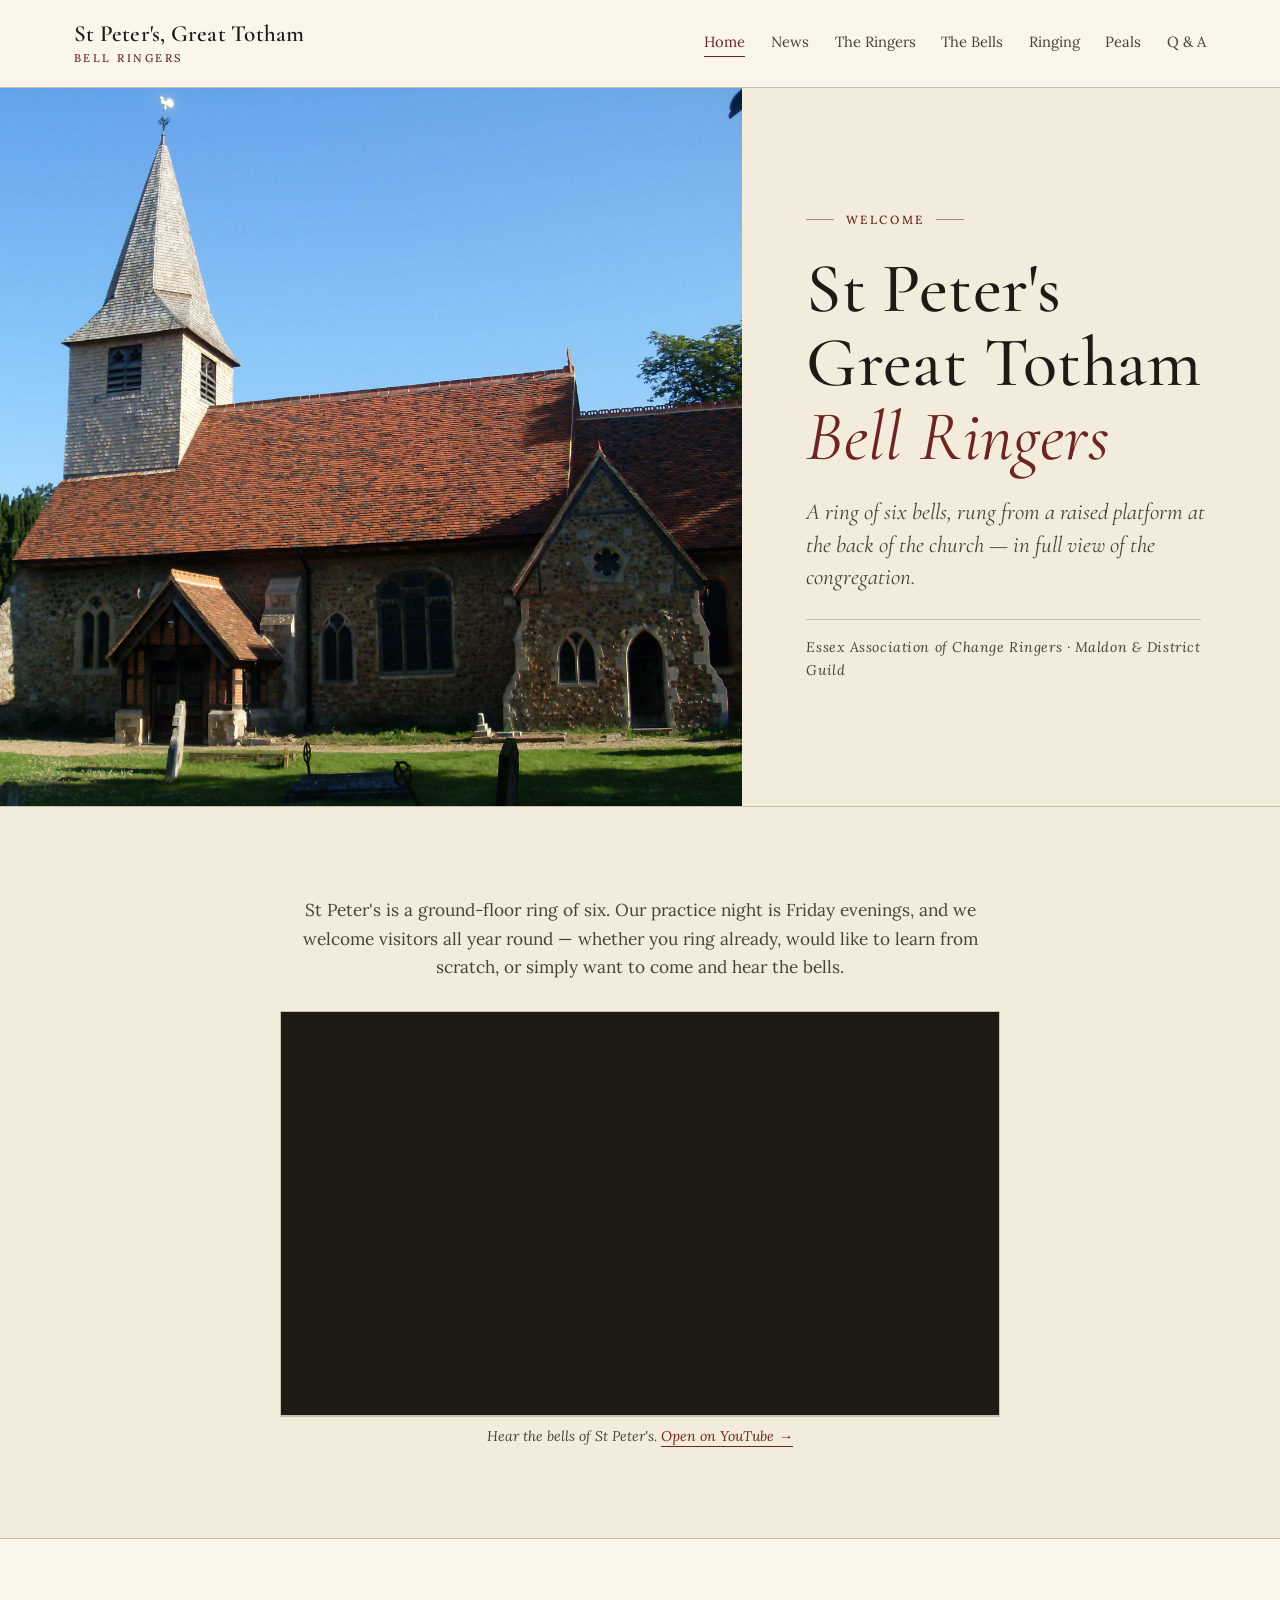
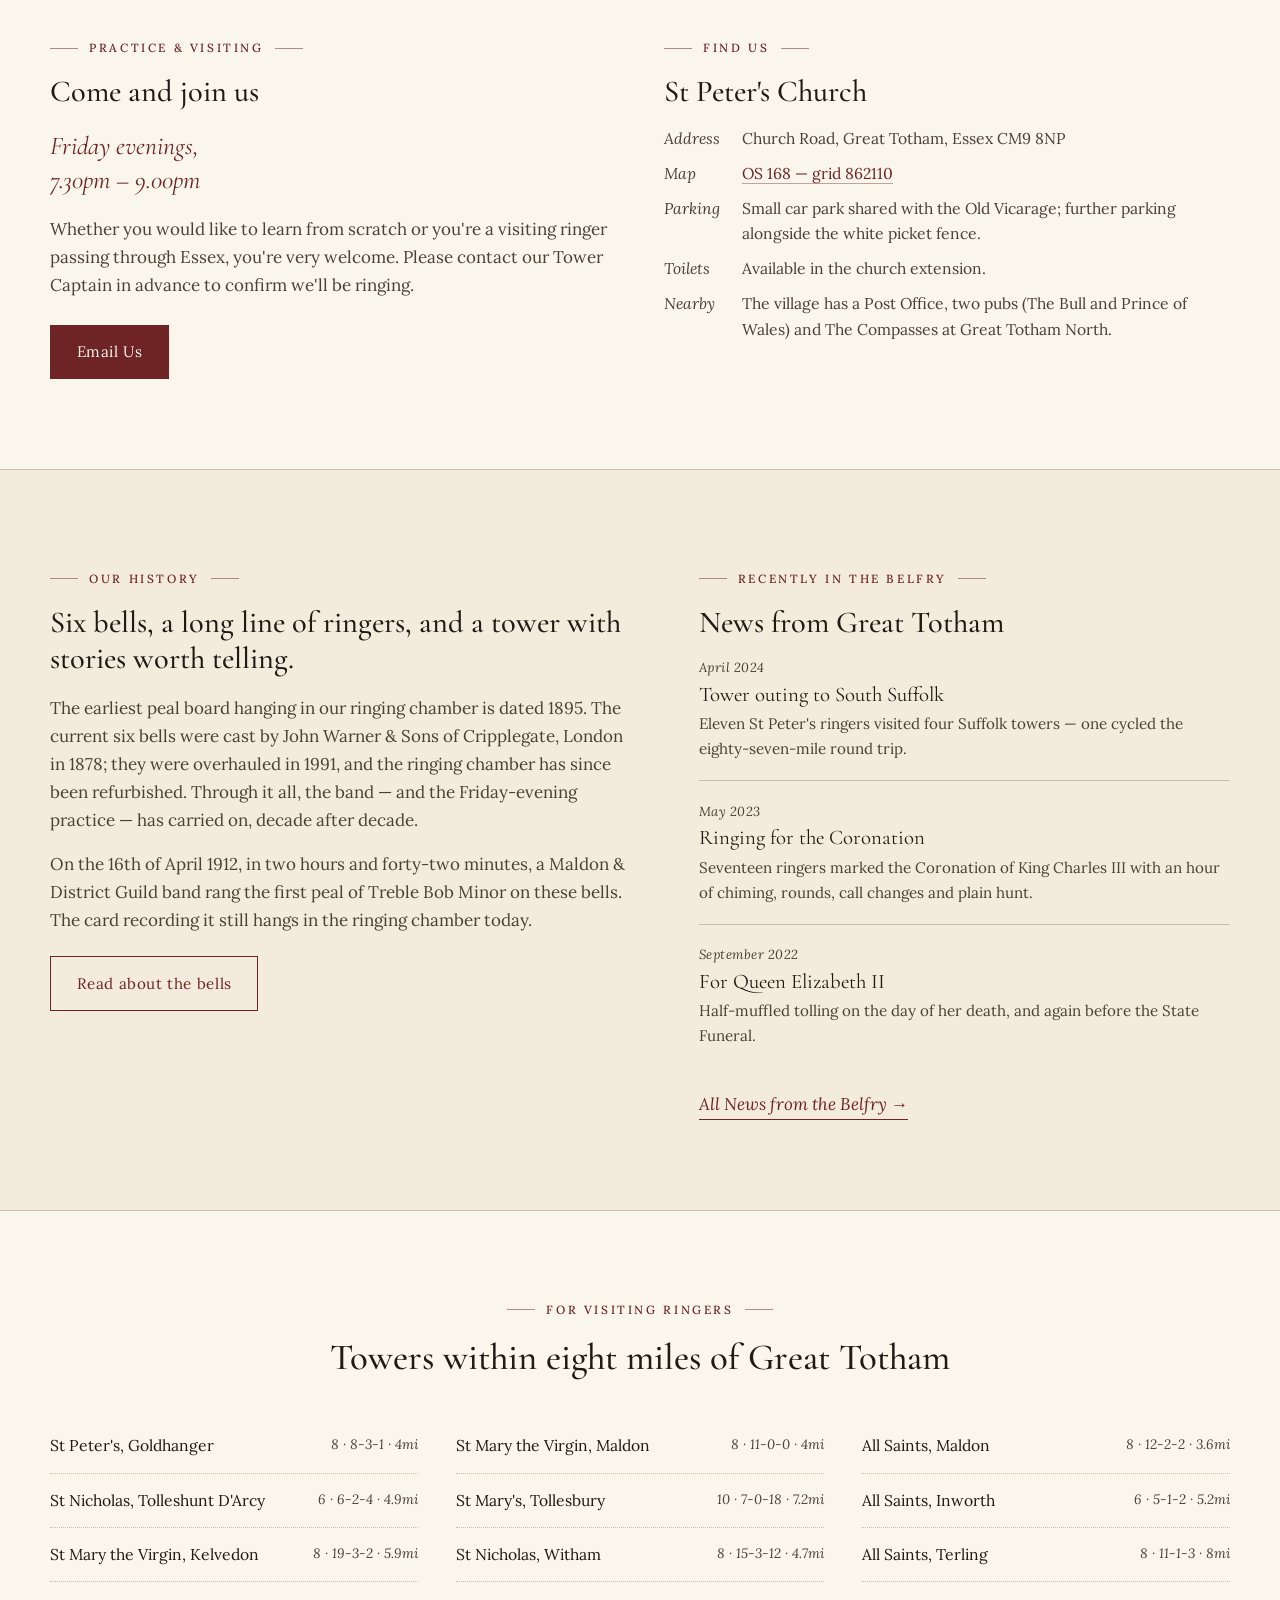
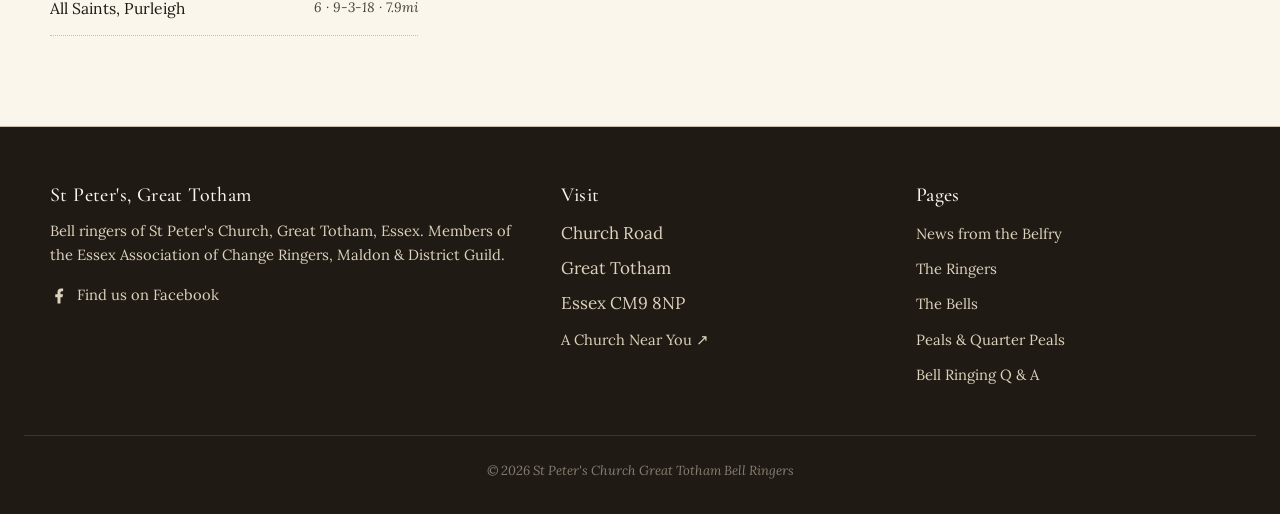
<file: index.html>
<!DOCTYPE html>
<html lang="en">
<head>
<meta charset="UTF-8">
<meta name="viewport" content="width=device-width, initial-scale=1">
<title>St Peter's Great Totham Bell Ringers</title>
<meta name="description" content="The bell ringers of St Peter's Church, Great Totham, Essex. Practice on Friday evenings — visiting ringers and beginners are welcome.">
<link rel="preconnect" href="https://fonts.googleapis.com">
<link rel="preconnect" href="https://fonts.gstatic.com" crossorigin>
<link href="https://fonts.googleapis.com/css2?family=Cormorant+Garamond:ital,wght@0,400;0,500;0,600;0,700;1,400;1,500&family=Lora:ital,wght@0,400;0,500;0,600;1,400&display=swap" rel="stylesheet">
<link rel="stylesheet" href="style.css">
</head>
<body>

<header class="site">
  <div class="nav-wrap">
    <a class="brand" href="index.html">St Peter's, Great Totham<small>Bell Ringers</small></a>
    <nav class="primary" aria-label="Primary">
      <a href="index.html" class="current">Home</a>
      <a href="news.html">News</a>
      <a href="ringers.html">The Ringers</a>
      <a href="bells.html">The Bells</a>
      <a href="ringing.html">Ringing</a>
      <a href="peals.html">Peals</a>
      <a href="qa.html">Q &amp; A</a>
    </nav>
  </div>
</header>

<section class="hero-spread">
  <div class="hero-photo">
    <img src="resources/images/church/StPetersChurch3.jpg"
         alt="St Peter's Church, Great Totham — flint walls, timber porch, shingled spire"
         width="3264" height="2448">
  </div>
  <div class="hero-text">
    <div class="eyebrow">Welcome</div>
    <h1>St Peter's<br>Great Totham<br><em>Bell Ringers</em></h1>
    <p class="lede">A ring of six bells, rung from a raised platform at the back of the church — in full view of the congregation.</p>
    <!-- TODO: confirm with band whether Maldon & District Guild affiliation is current. Documented in 1912 sources only. If not current, drop from this line. -->
    <p class="hero-affiliation">Essex Association of Change Ringers · Maldon &amp; District Guild</p>
  </div>
</section>

<section class="band">
  <div class="narrow welcome">
    <p>St Peter's is a ground-floor ring of six. Our practice night is Friday evenings, and we welcome visitors all year round — whether you ring already, would like to learn from scratch, or simply want to come and hear the bells.</p>
    <figure class="video-embed">
      <iframe src="https://www.youtube-nocookie.com/embed/SVf5hrfDuog" title="The bells of St Peter's, Great Totham" loading="lazy" allow="accelerometer; clipboard-write; encrypted-media; gyroscope; picture-in-picture; web-share" allowfullscreen referrerpolicy="strict-origin-when-cross-origin"></iframe>
    </figure>
    <p class="video-caption">Hear the bells of St Peter's. <a class="inline" href="https://www.youtube.com/watch?v=SVf5hrfDuog" target="_blank" rel="noopener">Open on YouTube →</a></p>
  </div>
</section>

<section class="band alt-band">
  <div class="container visit-grid">
    <div>
      <div class="eyebrow">Practice &amp; Visiting</div>
      <h3>Come and join us</h3>
      <p class="when">Friday evenings,<br>7.30pm – 9.00pm</p>
      <p>Whether you would like to learn from scratch or you're a visiting ringer passing through Essex, you're very welcome. Please contact our Tower Captain in advance to confirm we'll be ringing.</p>
      <div class="cta-row">
        <a class="btn solid" href="qa.html#contact">Email Us</a>
      </div>
    </div>
    <div>
      <div class="eyebrow">Find Us</div>
      <h3>St Peter's Church</h3>
      <dl>
        <dt>Address</dt>
        <dd>Church Road, Great Totham, Essex CM9&nbsp;8NP</dd>
        <dt>Map</dt>
        <dd><a href="https://www.bing.com/maps/?v=2&amp;cp=51.769257~0.690655&amp;lvl=14&amp;q=great+totham" target="_blank" rel="noopener">OS 168 — grid 862110</a></dd>
        <dt>Parking</dt>
        <dd>Small car park shared with the Old Vicarage; further parking alongside the white picket fence.</dd>
        <dt>Toilets</dt>
        <dd>Available in the church extension.</dd>
        <dt>Nearby</dt>
        <dd>The village has a Post Office, two pubs (The Bull and Prince of Wales) and The Compasses at Great Totham North.</dd>
      </dl>
    </div>
  </div>
</section>

<section class="band">
  <div class="container two-up">
    <div>
      <div class="eyebrow">Our History</div>
      <h3>Six bells, a long line of ringers, and a tower with stories worth telling.</h3>
      <p>The earliest peal board hanging in our ringing chamber is dated 1895. The current six bells were cast by John Warner &amp; Sons of Cripplegate, London in 1878; they were overhauled in 1991, and the ringing chamber has since been refurbished. Through it all, the band — and the Friday-evening practice — has carried on, decade after decade.</p>
      <!-- TODO: confirm with band whether Maldon & District Guild affiliation is current. Documented in 1912 sources only. If not current, drop from this line. -->
      <p>On the 16th of April 1912, in two hours and forty-two minutes, a Maldon &amp; District Guild band rang the first peal of Treble Bob Minor on these bells. The card recording it still hangs in the ringing chamber today.</p>
      <p style="margin-top:1.4rem;"><a href="bells.html" class="btn">Read about the bells</a></p>
    </div>
    <div>
      <div class="eyebrow">Recently in the Belfry</div>
      <h3>News from Great Totham</h3>
      <ul class="news-list">
        <li><a href="news.html#tower-outing-2024">
          <div class="news-date">April 2024</div>
          <div class="news-title">Tower outing to South Suffolk</div>
          <div class="news-excerpt">Eleven St Peter's ringers visited four Suffolk towers — one cycled the eighty-seven-mile round trip.</div>
        </a></li>
        <li><a href="news.html#coronation">
          <div class="news-date">May 2023</div>
          <div class="news-title">Ringing for the Coronation</div>
          <div class="news-excerpt">Seventeen ringers marked the Coronation of King Charles III with an hour of chiming, rounds, call changes and plain hunt.</div>
        </a></li>
        <li><a href="news.html#queen">
          <div class="news-date">September 2022</div>
          <div class="news-title">For Queen Elizabeth II</div>
          <div class="news-excerpt">Half-muffled tolling on the day of her death, and again before the State Funeral.</div>
        </a></li>
      </ul>
      <a href="news.html" class="arrow-link">All News from the Belfry →</a>
    </div>
  </div>
</section>

<section class="band alt-band">
  <div class="container">
    <div class="towers-head">
      <div class="eyebrow center">For Visiting Ringers</div>
      <h3>Towers within eight miles of Great Totham</h3>
    </div>
    <div class="towers-grid">
      <div class="tower-row"><span class="name">St Peter's, Goldhanger</span><span class="meta">8 · 8-3-1 · 4mi</span></div>
      <div class="tower-row"><span class="name">St Mary the Virgin, Maldon</span><span class="meta">8 · 11-0-0 · 4mi</span></div>
      <div class="tower-row"><span class="name">All Saints, Maldon</span><span class="meta">8 · 12-2-2 · 3.6mi</span></div>
      <div class="tower-row"><span class="name">St Nicholas, Tolleshunt D'Arcy</span><span class="meta">6 · 6-2-4 · 4.9mi</span></div>
      <div class="tower-row"><span class="name">St Mary's, Tollesbury</span><span class="meta">10 · 7-0-18 · 7.2mi</span></div>
      <div class="tower-row"><span class="name">All Saints, Inworth</span><span class="meta">6 · 5-1-2 · 5.2mi</span></div>
      <div class="tower-row"><span class="name">St Mary the Virgin, Kelvedon</span><span class="meta">8 · 19-3-2 · 5.9mi</span></div>
      <div class="tower-row"><span class="name">St Nicholas, Witham</span><span class="meta">8 · 15-3-12 · 4.7mi</span></div>
      <div class="tower-row"><span class="name">All Saints, Terling</span><span class="meta">8 · 11-1-3 · 8mi</span></div>
      <div class="tower-row"><span class="name">All Saints, Purleigh</span><span class="meta">6 · 9-3-18 · 7.9mi</span></div>
    </div>
  </div>
</section>

<footer class="site" id="contact">
  <div class="container">
    <div>
      <h4>St Peter's, Great Totham</h4>
      <!-- TODO: confirm with band whether Maldon & District Guild affiliation is current. Documented in 1912 sources only. If not current, drop from this line. -->
      <p>Bell ringers of St Peter's Church, Great Totham, Essex. Members of the Essex Association of Change Ringers, Maldon &amp; District Guild.</p>
      <p class="footer-social">
        <a href="https://www.facebook.com/profile.php?id=61588967580161" target="_blank" rel="noopener" aria-label="St Peter's Great Totham Bell Ringers on Facebook">
          <svg viewBox="0 0 24 24" fill="currentColor" aria-hidden="true" focusable="false"><path d="M14 13.5h2.5l1-4H14v-2c0-1.03 0-2 2-2h1.5V2.14c-.326-.043-1.557-.14-2.857-.14C11.928 2 10 3.657 10 6.7v2.8H7v4h3V22h4v-8.5z"/></svg>
          <span>Find us on Facebook</span>
        </a>
      </p>
    </div>
    <div>
      <h4>Visit</h4>
      <ul>
        <li>Church Road</li>
        <li>Great Totham</li>
        <li>Essex CM9 8NP</li>
        <li><a href="https://www.achurchnearyou.com/church/6657/" target="_blank" rel="noopener">A Church Near You ↗</a></li>
      </ul>
    </div>
    <div>
      <h4>Pages</h4>
      <ul>
        <li><a href="news.html">News from the Belfry</a></li>
        <li><a href="ringers.html">The Ringers</a></li>
        <li><a href="bells.html">The Bells</a></li>
        <li><a href="peals.html">Peals &amp; Quarter Peals</a></li>
        <li><a href="qa.html">Bell Ringing Q &amp; A</a></li>
      </ul>
    </div>
  </div>
  <div class="copyright">© 2026 St Peter's Church Great Totham Bell Ringers</div>
</footer>

</body>
</html>
</file>
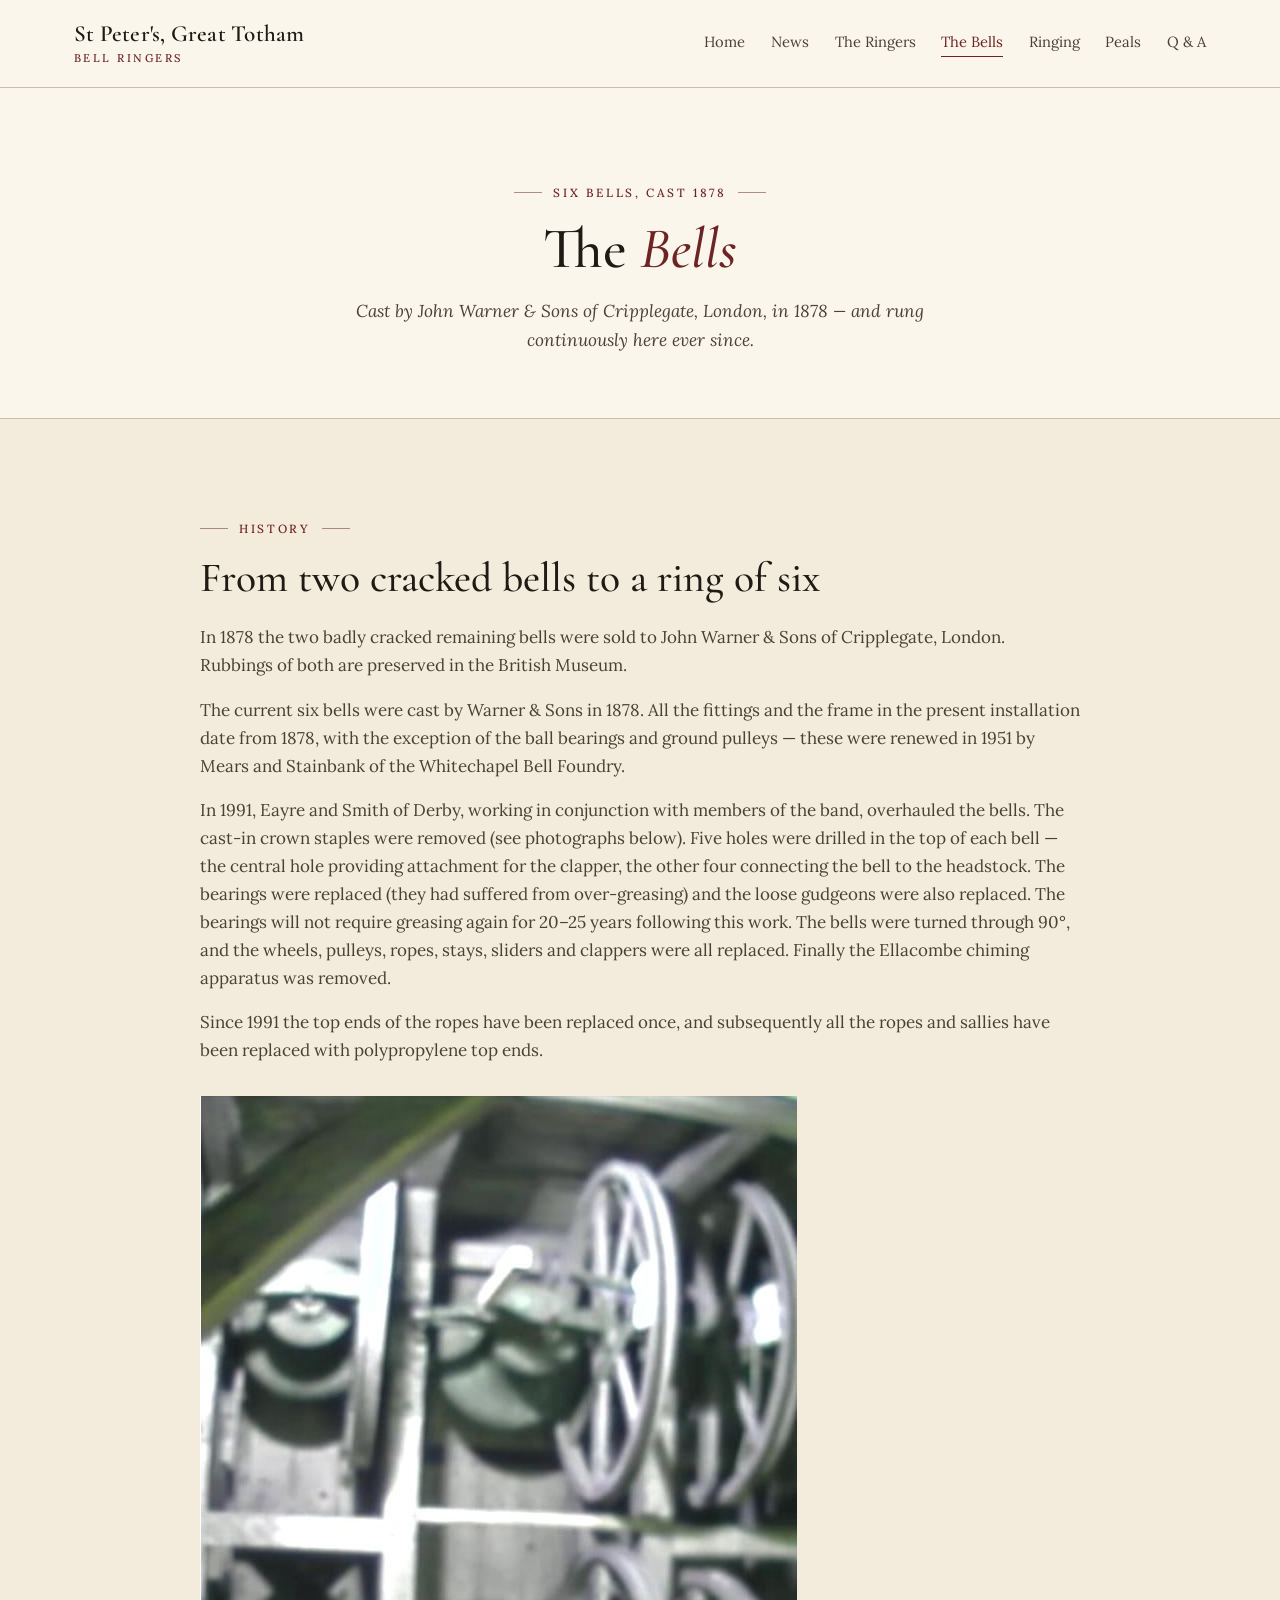
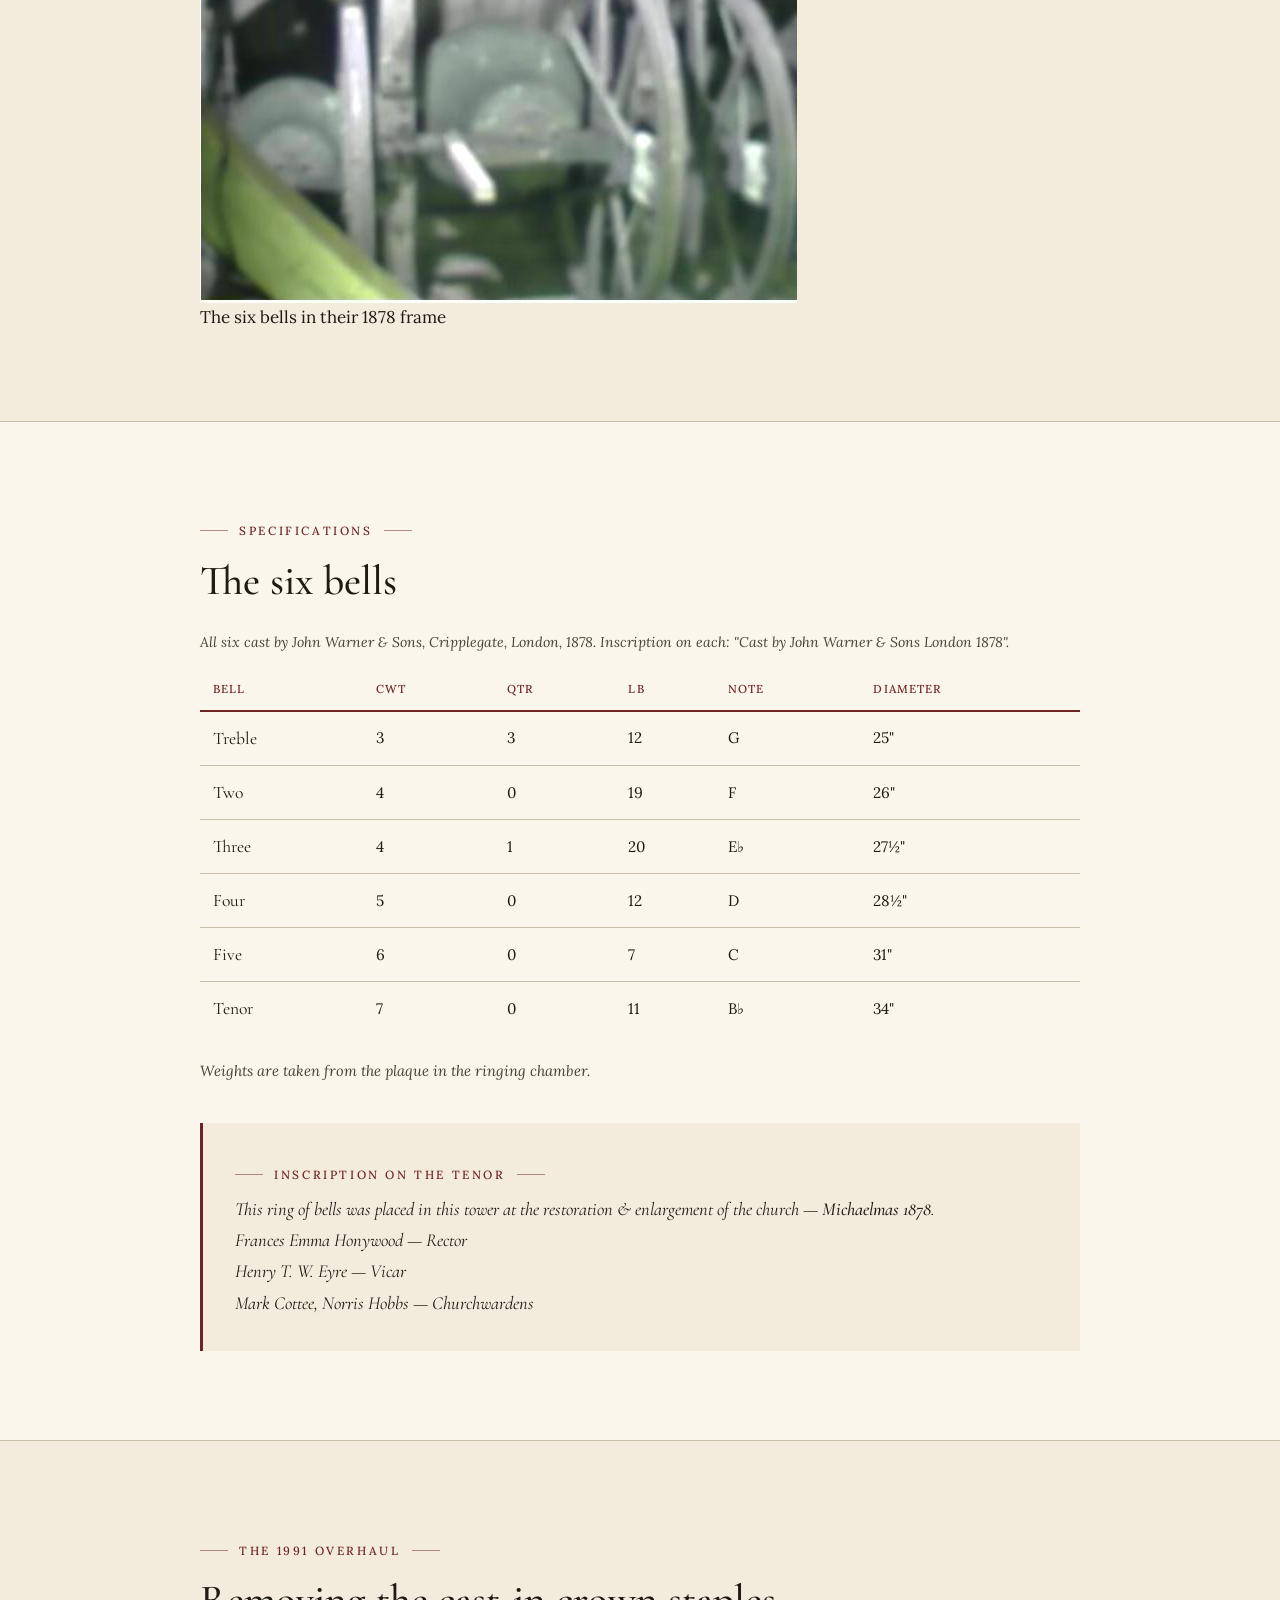
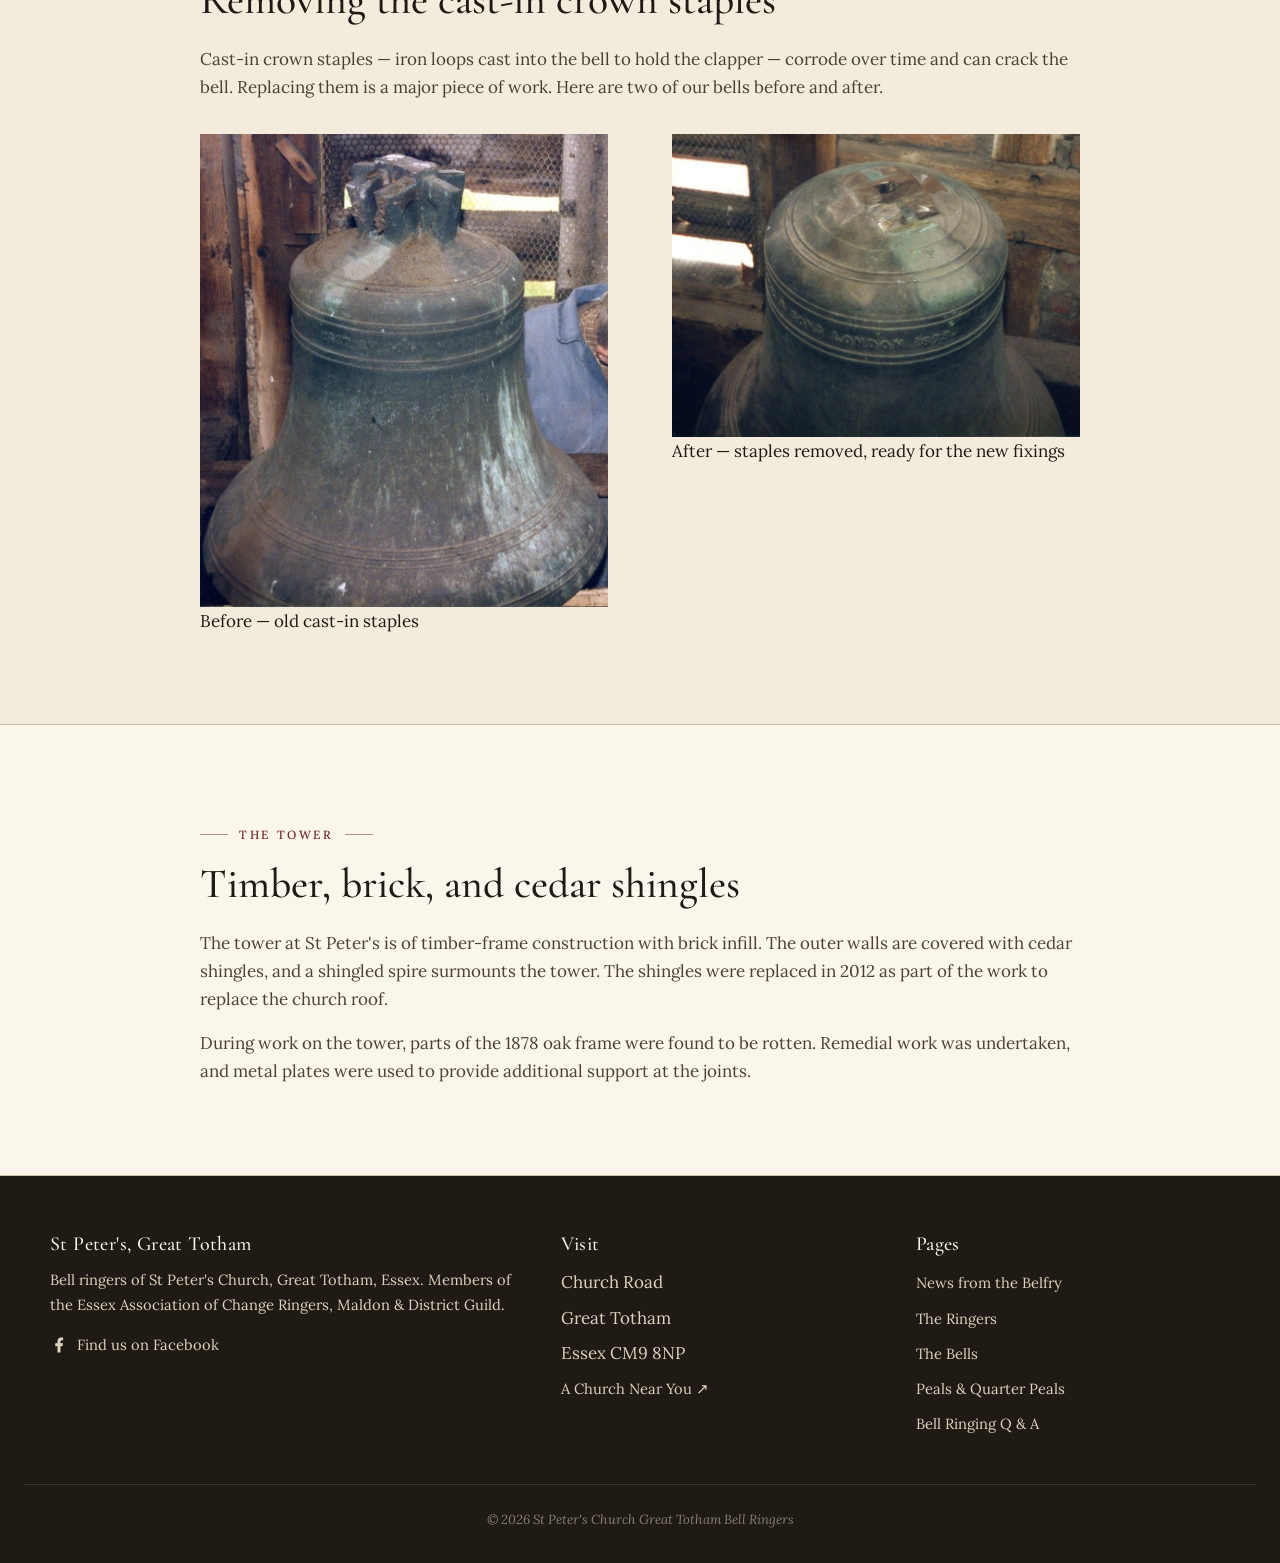
<file: bells.html>
<!DOCTYPE html>
<html lang="en">
<head>
<meta charset="UTF-8">
<meta name="viewport" content="width=device-width, initial-scale=1">
<title>The Bells — St Peter's Great Totham Bell Ringers</title>
<meta name="description" content="The six bells of St Peter's, Great Totham — cast by John Warner &amp; Sons of Cripplegate London in 1878, overhauled in 1991. Specifications, history and photographs.">
<link rel="preconnect" href="https://fonts.googleapis.com">
<link rel="preconnect" href="https://fonts.gstatic.com" crossorigin>
<link href="https://fonts.googleapis.com/css2?family=Cormorant+Garamond:ital,wght@0,400;0,500;0,600;0,700;1,400;1,500&family=Lora:ital,wght@0,400;0,500;0,600;1,400&display=swap" rel="stylesheet">
<link rel="stylesheet" href="style.css">
</head>
<body>

<header class="site">
  <div class="nav-wrap">
    <a class="brand" href="index.html">St Peter's, Great Totham<small>Bell Ringers</small></a>
    <nav class="primary" aria-label="Primary">
      <a href="index.html">Home</a>
      <a href="news.html">News</a>
      <a href="ringers.html">The Ringers</a>
      <a href="bells.html" class="current">The Bells</a>
      <a href="ringing.html">Ringing</a>
      <a href="peals.html">Peals</a>
      <a href="qa.html">Q &amp; A</a>
    </nav>
  </div>
</header>

<section class="page-hero">
  <div class="eyebrow center">Six Bells, Cast 1878</div>
  <h1>The <em>Bells</em></h1>
  <p class="lede">Cast by John Warner &amp; Sons of Cripplegate, London, in 1878 — and rung continuously here ever since.</p>
</section>

<section class="band">
  <div class="medium">
    <div class="eyebrow">History</div>
    <h2>From two cracked bells to a ring of six</h2>

    <p>In 1878 the two badly cracked remaining bells were sold to John Warner &amp; Sons of Cripplegate, London. Rubbings of both are preserved in the British Museum.</p>

    <p>The current six bells were cast by Warner &amp; Sons in 1878. All the fittings and the frame in the present installation date from 1878, with the exception of the ball bearings and ground pulleys — these were renewed in 1951 by Mears and Stainbank of the Whitechapel Bell Foundry.</p>

    <p>In 1991, Eayre and Smith of Derby, working in conjunction with members of the band, overhauled the bells. The cast-in crown staples were removed (see photographs below). Five holes were drilled in the top of each bell — the central hole providing attachment for the clapper, the other four connecting the bell to the headstock. The bearings were replaced (they had suffered from over-greasing) and the loose gudgeons were also replaced. The bearings will not require greasing again for 20–25 years following this work. The bells were turned through 90°, and the wheels, pulleys, ropes, stays, sliders and clappers were all replaced. Finally the Ellacombe chiming apparatus was removed.</p>

    <p>Since 1991 the top ends of the ropes have been replaced once, and subsequently all the ropes and sallies have been replaced with polypropylene top ends.</p>

    <figure style="margin-top:2rem;">
      <img src="resources/images/church/Picture_of_Great_Totham_Bells.jpg" alt="The six bells of St Peter's, Great Totham">
      <figcaption>The six bells in their 1878 frame</figcaption>
    </figure>
  </div>
</section>

<section class="band alt-band">
  <div class="medium">
    <div class="eyebrow">Specifications</div>
    <h2>The six bells</h2>

    <table class="bell-table">
      <caption>All six cast by John Warner &amp; Sons, Cripplegate, London, 1878. Inscription on each: "Cast by John Warner &amp; Sons London 1878".</caption>
      <thead>
        <tr>
          <th>Bell</th>
          <th>Cwt</th>
          <th>Qtr</th>
          <th>lb</th>
          <th>Note</th>
          <th>Diameter</th>
        </tr>
      </thead>
      <tbody>
        <tr><td class="bell-name">Treble</td><td>3</td><td>3</td><td>12</td><td>G</td><td>25"</td></tr>
        <tr><td class="bell-name">Two</td><td>4</td><td>0</td><td>19</td><td>F</td><td>26"</td></tr>
        <tr><td class="bell-name">Three</td><td>4</td><td>1</td><td>20</td><td>E♭</td><td>27½"</td></tr>
        <tr><td class="bell-name">Four</td><td>5</td><td>0</td><td>12</td><td>D</td><td>28½"</td></tr>
        <tr><td class="bell-name">Five</td><td>6</td><td>0</td><td>7</td><td>C</td><td>31"</td></tr>
        <tr><td class="bell-name">Tenor</td><td>7</td><td>0</td><td>11</td><td>B♭</td><td>34"</td></tr>
      </tbody>
    </table>

    <p style="font-style:italic; font-size:0.92rem;">Weights are taken from the plaque in the ringing chamber.</p>

    <div style="margin-top:2.5rem; padding:2rem; background: var(--cream); border-left: 3px solid var(--burgundy);">
      <div class="eyebrow" style="margin-bottom:0.6rem;">Inscription on the Tenor</div>
      <p style="font-family: 'Cormorant Garamond', serif; font-size: 1.15rem; font-style: italic; color: var(--ink); line-height:1.7;">
        This ring of bells was placed in this tower at the restoration &amp; enlargement of the church &mdash; <strong>Michaelmas 1878</strong>.<br>
        Frances Emma Honywood &mdash; Rector<br>
        Henry T. W. Eyre &mdash; Vicar<br>
        Mark Cottee, Norris Hobbs &mdash; Churchwardens
      </p>
    </div>
  </div>
</section>

<section class="band">
  <div class="medium">
    <div class="eyebrow">The 1991 Overhaul</div>
    <h2>Removing the cast-in crown staples</h2>
    <p>Cast-in crown staples — iron loops cast into the bell to hold the clapper — corrode over time and can crack the bell. Replacing them is a major piece of work. Here are two of our bells before and after.</p>

    <div class="two-up equal" style="margin-top:2rem;">
      <figure>
        <img src="resources/images/church/bell_showing_old_castin_staples.jpg" alt="Bell at St Peter's showing old cast-in staples before removal">
        <figcaption>Before — old cast-in staples</figcaption>
      </figure>
      <figure>
        <img src="resources/images/church/bell_after_old_castin_staples_removed.jpg" alt="Bell after the old cast-in staples were removed in 1991">
        <figcaption>After — staples removed, ready for the new fixings</figcaption>
      </figure>
    </div>
  </div>
</section>

<section class="band alt-band">
  <div class="medium">
    <div class="eyebrow">The Tower</div>
    <h2>Timber, brick, and cedar shingles</h2>
    <p>The tower at St Peter's is of timber-frame construction with brick infill. The outer walls are covered with cedar shingles, and a shingled spire surmounts the tower. The shingles were replaced in 2012 as part of the work to replace the church roof.</p>
    <p>During work on the tower, parts of the 1878 oak frame were found to be rotten. Remedial work was undertaken, and metal plates were used to provide additional support at the joints.</p>
  </div>
</section>

<footer class="site">
  <div class="container">
    <div>
      <h4>St Peter's, Great Totham</h4>
      <!-- TODO: confirm with band whether Maldon & District Guild affiliation is current. Documented in 1912 sources only. If not current, drop from this line. -->
      <p>Bell ringers of St Peter's Church, Great Totham, Essex. Members of the Essex Association of Change Ringers, Maldon &amp; District Guild.</p>
      <p class="footer-social">
        <a href="https://www.facebook.com/profile.php?id=61588967580161" target="_blank" rel="noopener" aria-label="St Peter's Great Totham Bell Ringers on Facebook">
          <svg viewBox="0 0 24 24" fill="currentColor" aria-hidden="true" focusable="false"><path d="M14 13.5h2.5l1-4H14v-2c0-1.03 0-2 2-2h1.5V2.14c-.326-.043-1.557-.14-2.857-.14C11.928 2 10 3.657 10 6.7v2.8H7v4h3V22h4v-8.5z"/></svg>
          <span>Find us on Facebook</span>
        </a>
      </p>
    </div>
    <div>
      <h4>Visit</h4>
      <ul>
        <li>Church Road</li>
        <li>Great Totham</li>
        <li>Essex CM9 8NP</li>
        <li><a href="https://www.achurchnearyou.com/church/6657/" target="_blank" rel="noopener">A Church Near You ↗</a></li>
      </ul>
    </div>
    <div>
      <h4>Pages</h4>
      <ul>
        <li><a href="news.html">News from the Belfry</a></li>
        <li><a href="ringers.html">The Ringers</a></li>
        <li><a href="bells.html">The Bells</a></li>
        <li><a href="peals.html">Peals &amp; Quarter Peals</a></li>
        <li><a href="qa.html">Bell Ringing Q &amp; A</a></li>
      </ul>
    </div>
  </div>
  <div class="copyright">© 2026 St Peter's Church Great Totham Bell Ringers</div>
</footer>

</body>
</html>
</file>
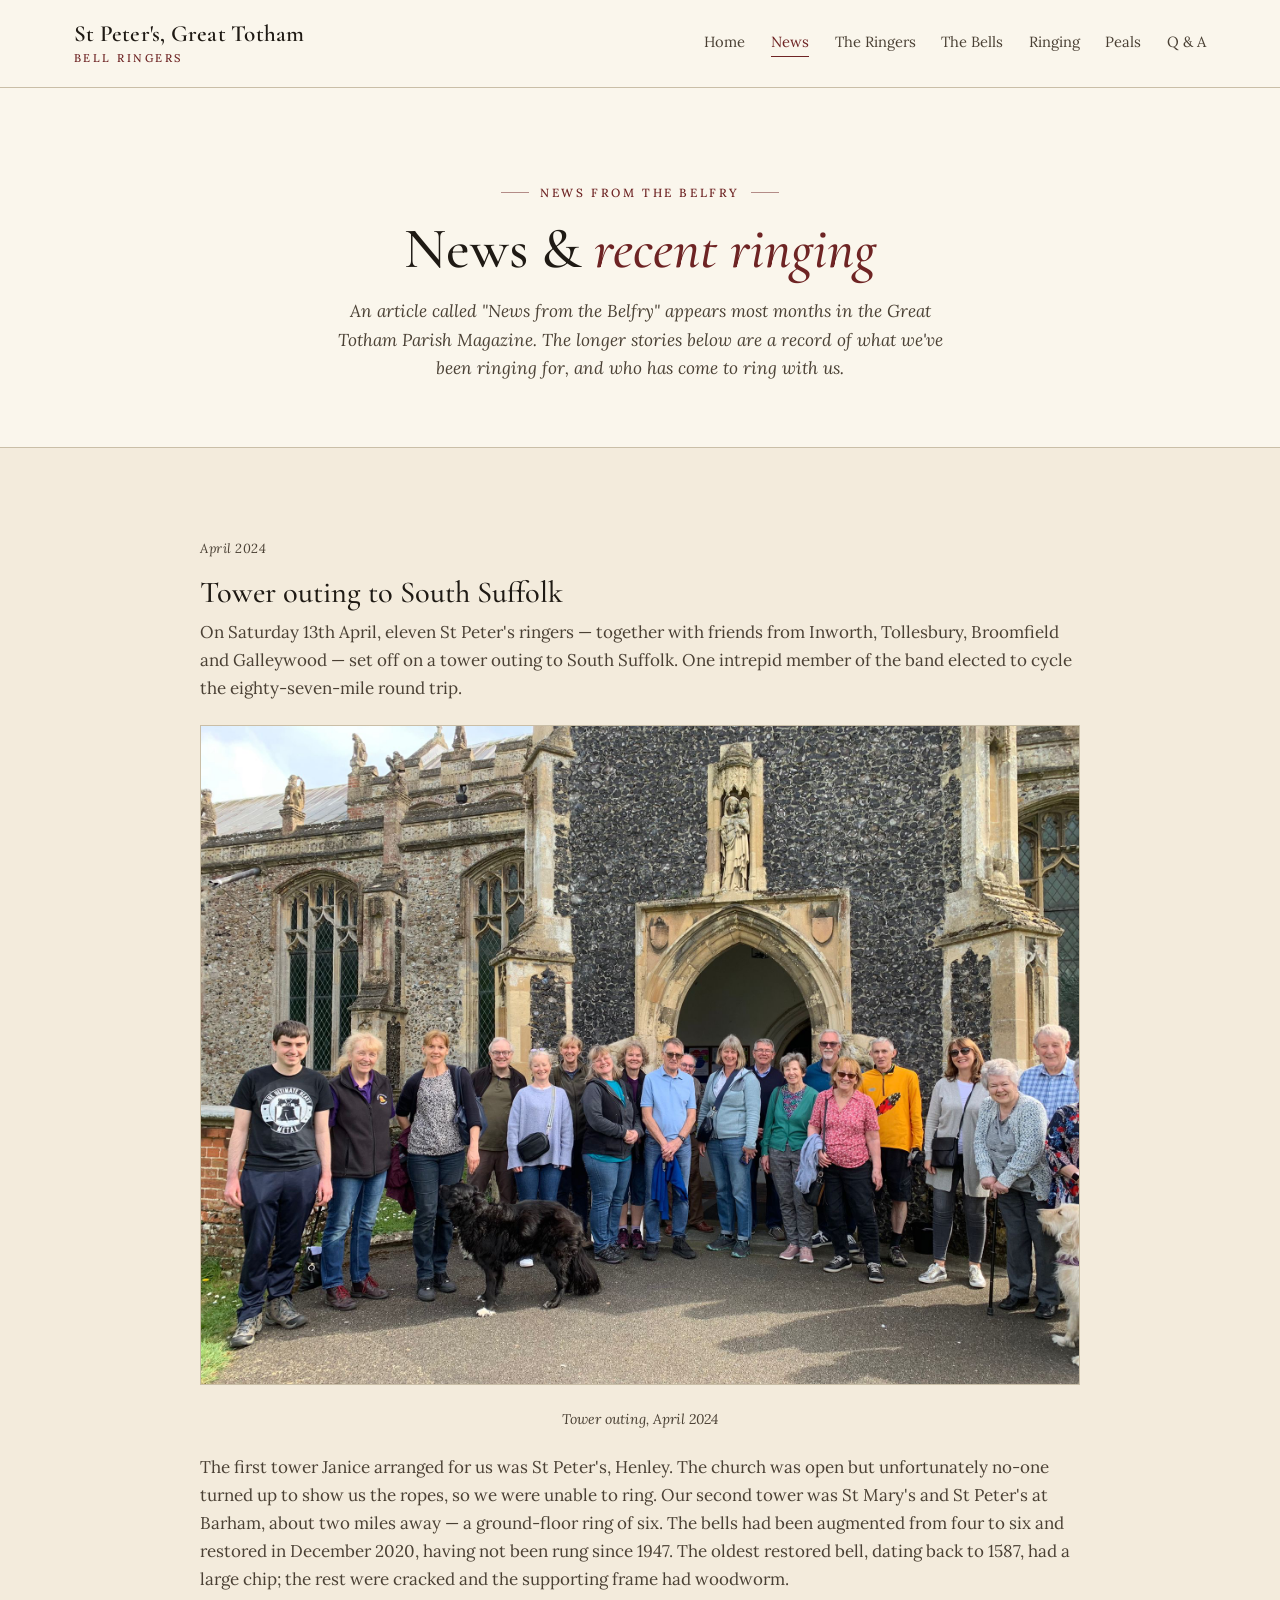
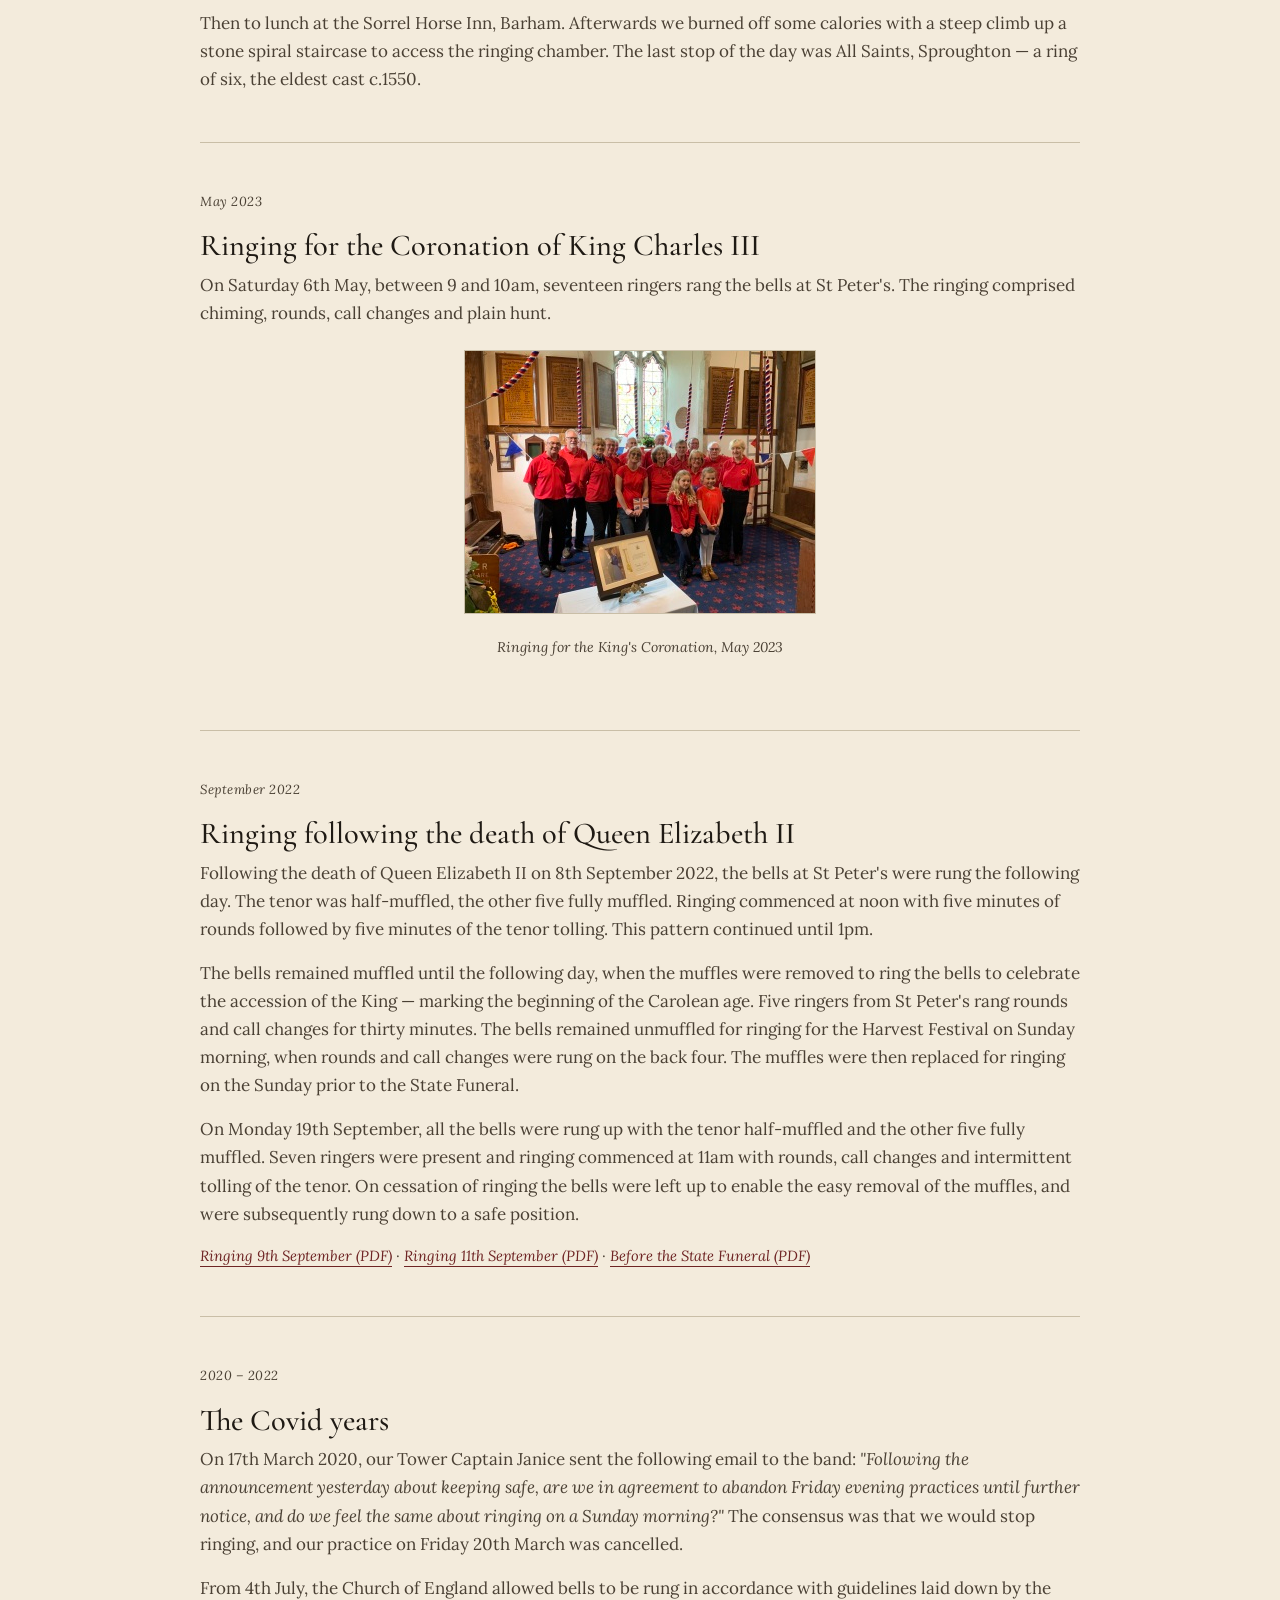
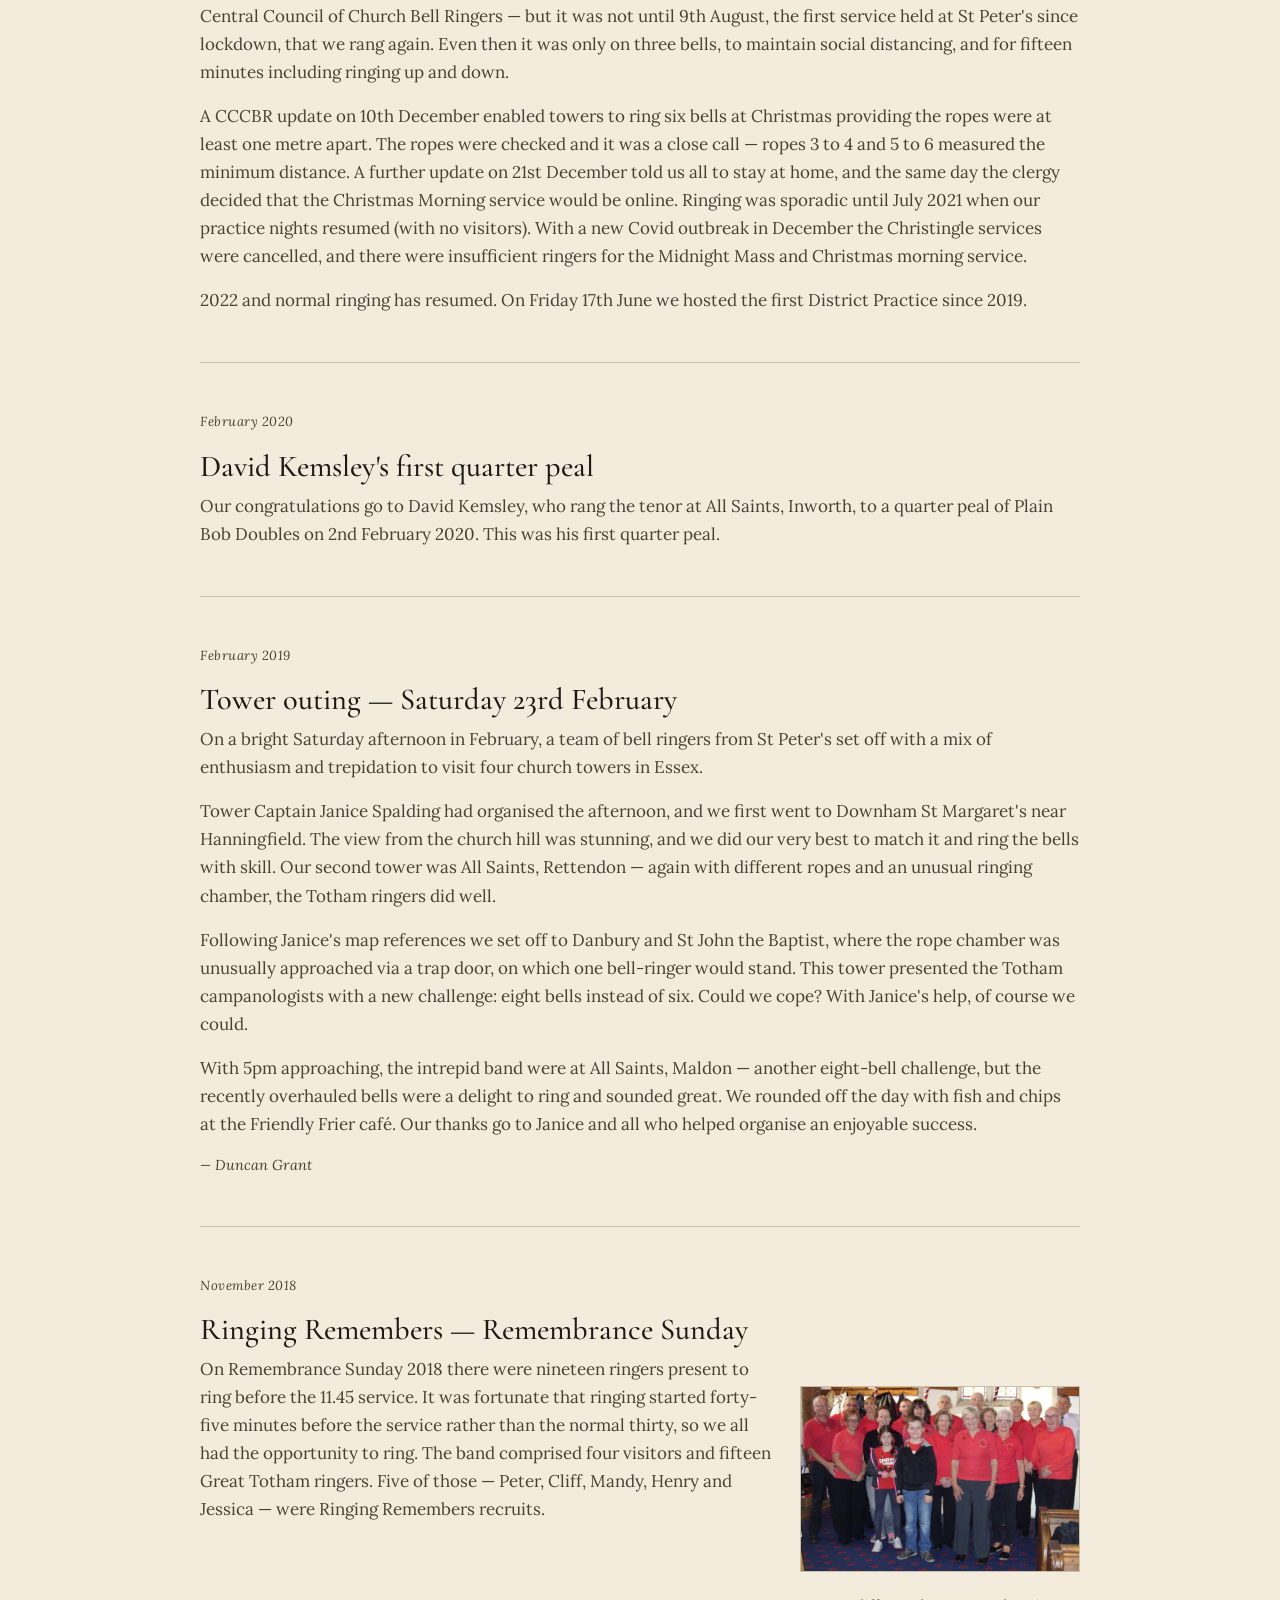
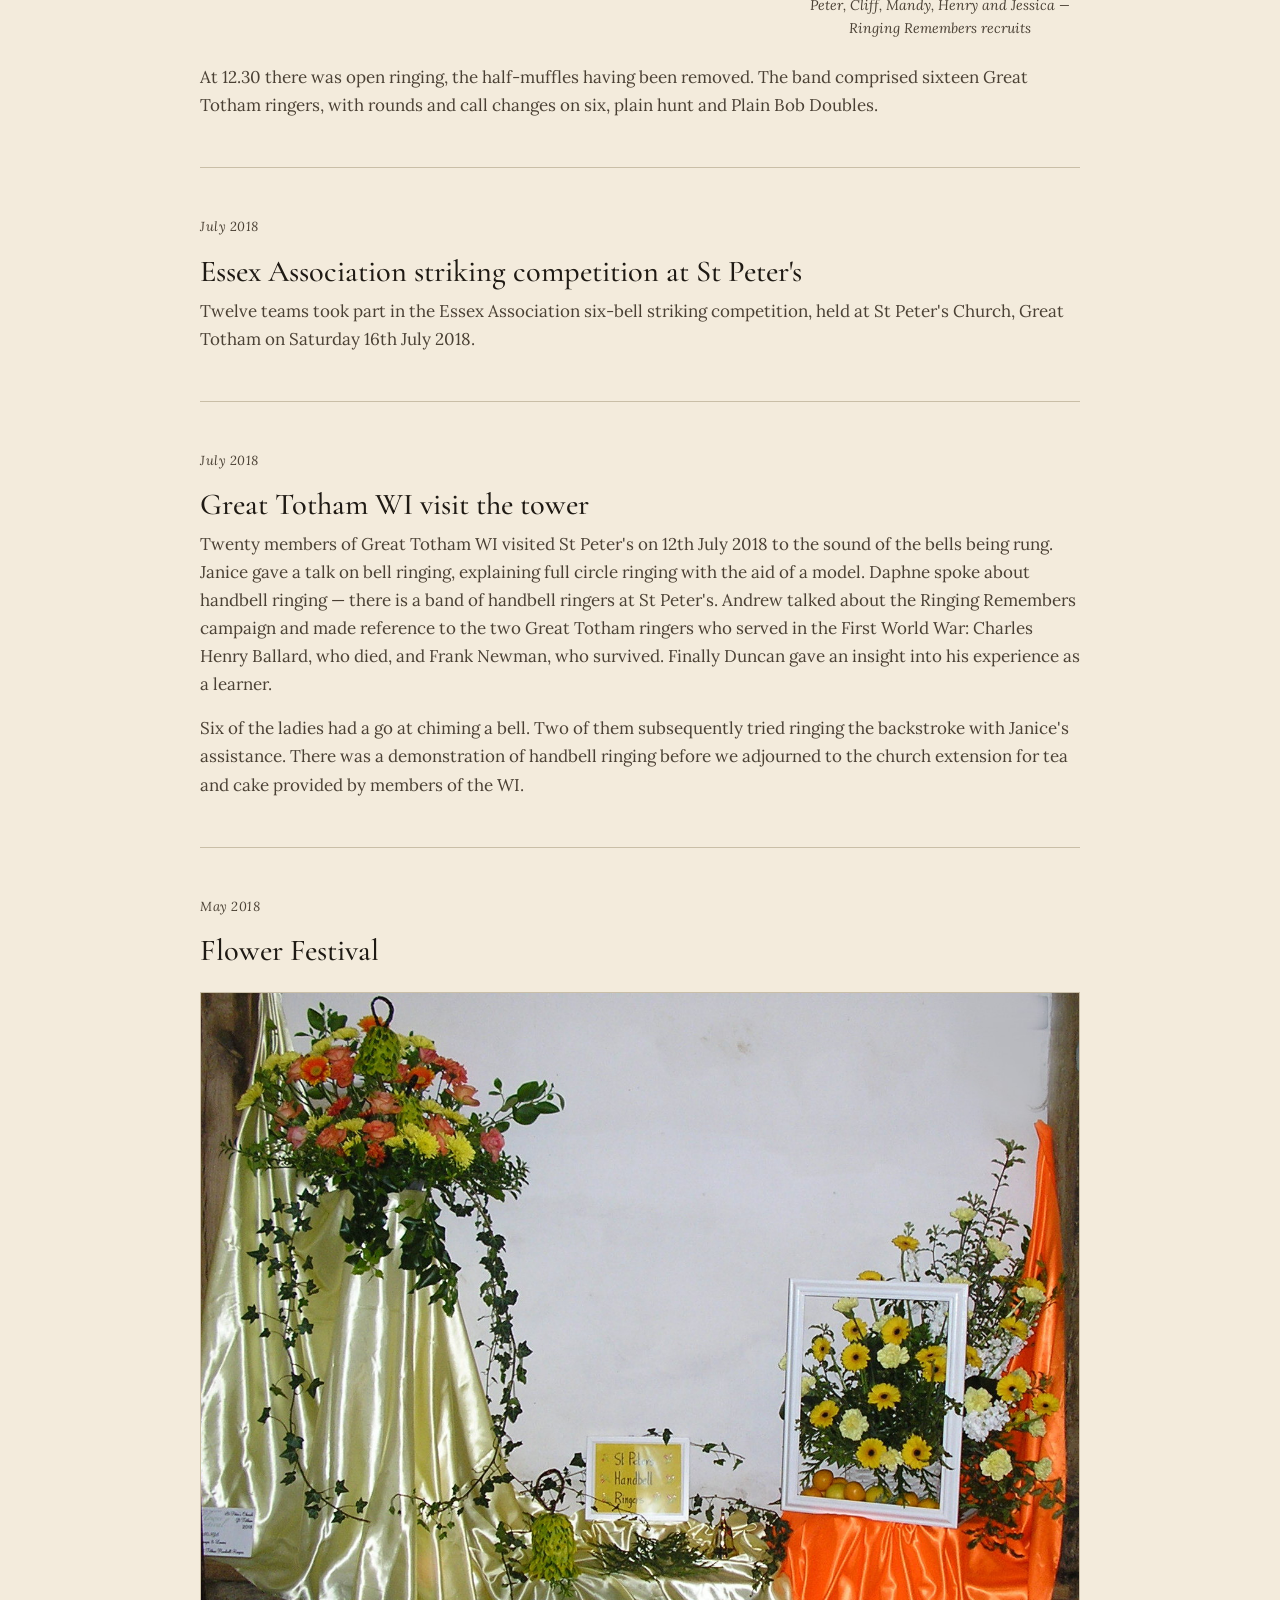
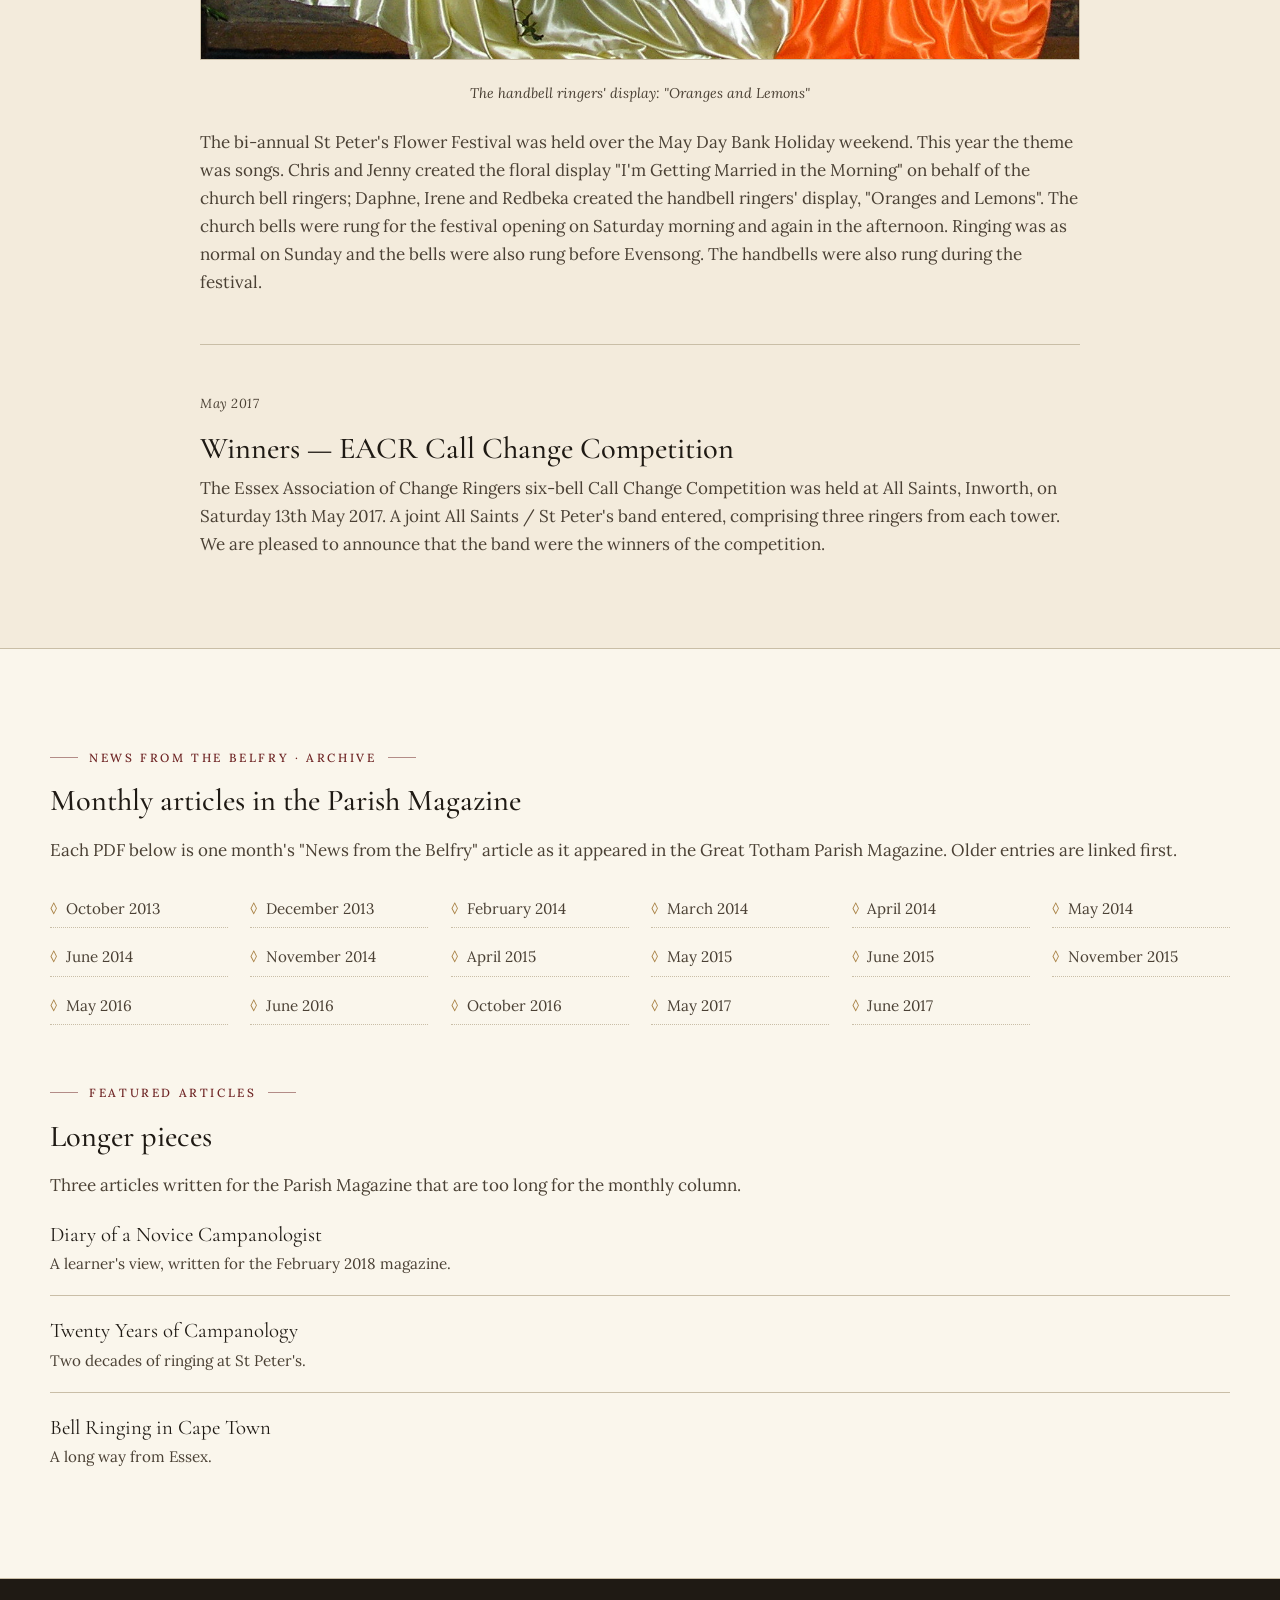
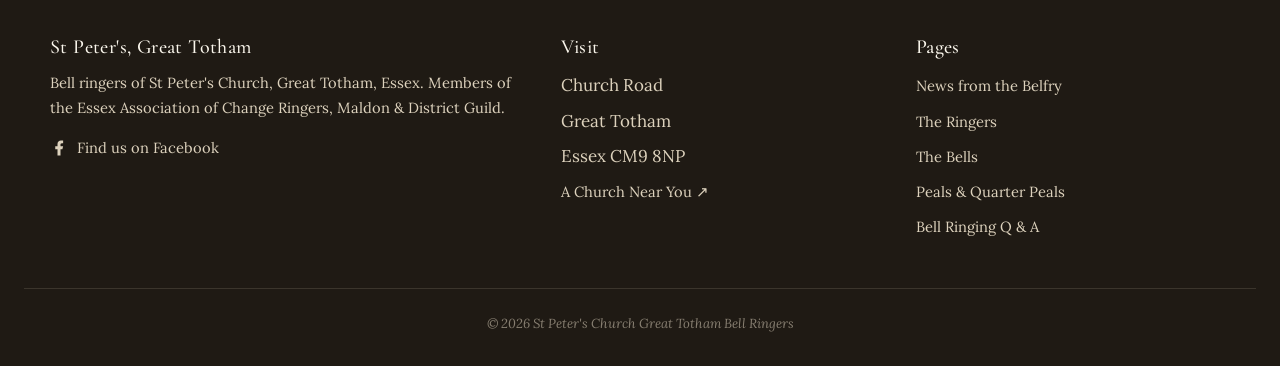
<file: news.html>
<!DOCTYPE html>
<html lang="en">
<head>
<meta charset="UTF-8">
<meta name="viewport" content="width=device-width, initial-scale=1">
<title>News — St Peter's Great Totham Bell Ringers</title>
<meta name="description" content="News and stories from the bell ringers of St Peter's Church, Great Totham — tower outings, peals, special services and the monthly News from the Belfry.">
<link rel="preconnect" href="https://fonts.googleapis.com">
<link rel="preconnect" href="https://fonts.gstatic.com" crossorigin>
<link href="https://fonts.googleapis.com/css2?family=Cormorant+Garamond:ital,wght@0,400;0,500;0,600;0,700;1,400;1,500&family=Lora:ital,wght@0,400;0,500;0,600;1,400&display=swap" rel="stylesheet">
<link rel="stylesheet" href="style.css">
</head>
<body>

<header class="site">
  <div class="nav-wrap">
    <a class="brand" href="index.html">St Peter's, Great Totham<small>Bell Ringers</small></a>
    <nav class="primary" aria-label="Primary">
      <a href="index.html">Home</a>
      <a href="news.html" class="current">News</a>
      <a href="ringers.html">The Ringers</a>
      <a href="bells.html">The Bells</a>
      <a href="ringing.html">Ringing</a>
      <a href="peals.html">Peals</a>
      <a href="qa.html">Q &amp; A</a>
    </nav>
  </div>
</header>

<section class="page-hero">
  <div class="eyebrow center">News from the Belfry</div>
  <h1>News &amp; <em>recent ringing</em></h1>
  <p class="lede">An article called "News from the Belfry" appears most months in the Great Totham Parish Magazine. The longer stories below are a record of what we've been ringing for, and who has come to ring with us.</p>
</section>

<section class="band">
  <div class="medium">

    <article class="story" id="tower-outing-2024">
      <div class="news-date">April 2024</div>
      <h3>Tower outing to South Suffolk</h3>
      <p>On Saturday 13th April, eleven St Peter's ringers — together with friends from Inworth, Tollesbury, Broomfield and Galleywood — set off on a tower outing to South Suffolk. One intrepid member of the band elected to cycle the eighty-seven-mile round trip.</p>
      <figure>
        <img src="resources/images/ringers/Tower_Outing_2024_Photo.jpg" alt="Great Totham ringers on tower outing, April 2024">
        <figcaption>Tower outing, April 2024</figcaption>
      </figure>
      <p>The first tower Janice arranged for us was St Peter's, Henley. The church was open but unfortunately no-one turned up to show us the ropes, so we were unable to ring. Our second tower was St Mary's and St Peter's at Barham, about two miles away — a ground-floor ring of six. The bells had been augmented from four to six and restored in December 2020, having not been rung since 1947. The oldest restored bell, dating back to 1587, had a large chip; the rest were cracked and the supporting frame had woodworm.</p>
      <p>Then to lunch at the Sorrel Horse Inn, Barham. Afterwards we burned off some calories with a steep climb up a stone spiral staircase to access the ringing chamber. The last stop of the day was All Saints, Sproughton — a ring of six, the eldest cast c.1550.</p>
    </article>

    <article class="story" id="coronation">
      <div class="news-date">May 2023</div>
      <h3>Ringing for the Coronation of King Charles III</h3>
      <p>On Saturday 6th May, between 9 and 10am, seventeen ringers rang the bells at St Peter's. The ringing comprised chiming, rounds, call changes and plain hunt.</p>
      <figure>
        <img src="resources/images/ringers/Ringing_for_the_Kings_Coronation.jpg" alt="Ringers at St Peter's for the Coronation of King Charles III">
        <figcaption>Ringing for the King's Coronation, May 2023</figcaption>
      </figure>
    </article>

    <article class="story" id="queen">
      <div class="news-date">September 2022</div>
      <h3>Ringing following the death of Queen Elizabeth II</h3>
      <p>Following the death of Queen Elizabeth II on 8th September 2022, the bells at St Peter's were rung the following day. The tenor was half-muffled, the other five fully muffled. Ringing commenced at noon with five minutes of rounds followed by five minutes of the tenor tolling. This pattern continued until 1pm.</p>
      <p>The bells remained muffled until the following day, when the muffles were removed to ring the bells to celebrate the accession of the King — marking the beginning of the Carolean age. Five ringers from St Peter's rang rounds and call changes for thirty minutes. The bells remained unmuffled for ringing for the Harvest Festival on Sunday morning, when rounds and call changes were rung on the back four. The muffles were then replaced for ringing on the Sunday prior to the State Funeral.</p>
      <p>On Monday 19th September, all the bells were rung up with the tenor half-muffled and the other five fully muffled. Seven ringers were present and ringing commenced at 11am with rounds, call changes and intermittent tolling of the tenor. On cessation of ringing the bells were left up to enable the easy removal of the muffles, and were subsequently rung down to a safe position.</p>
      <p style="font-size:0.92rem;"><a class="inline" href="resources/documents/peal-records/Ringing_9_September.pdf" target="_blank">Ringing 9th September (PDF)</a> · <a class="inline" href="resources/documents/peal-records/Ringing_11_September.pdf" target="_blank">Ringing 11th September (PDF)</a> · <a class="inline" href="resources/documents/peal-records/Ringing_19_September.pdf" target="_blank">Before the State Funeral (PDF)</a></p>
    </article>

    <article class="story" id="covid">
      <div class="news-date">2020 – 2022</div>
      <h3>The Covid years</h3>
      <p>On 17th March 2020, our Tower Captain Janice sent the following email to the band: <em>"Following the announcement yesterday about keeping safe, are we in agreement to abandon Friday evening practices until further notice, and do we feel the same about ringing on a Sunday morning?"</em> The consensus was that we would stop ringing, and our practice on Friday 20th March was cancelled.</p>
      <p>From 4th July, the Church of England allowed bells to be rung in accordance with guidelines laid down by the Central Council of Church Bell Ringers — but it was not until 9th August, the first service held at St Peter's since lockdown, that we rang again. Even then it was only on three bells, to maintain social distancing, and for fifteen minutes including ringing up and down.</p>
      <p>A CCCBR update on 10th December enabled towers to ring six bells at Christmas providing the ropes were at least one metre apart. The ropes were checked and it was a close call — ropes 3 to 4 and 5 to 6 measured the minimum distance. A further update on 21st December told us all to stay at home, and the same day the clergy decided that the Christmas Morning service would be online. Ringing was sporadic until July 2021 when our practice nights resumed (with no visitors). With a new Covid outbreak in December the Christingle services were cancelled, and there were insufficient ringers for the Midnight Mass and Christmas morning service.</p>
      <p>2022 and normal ringing has resumed. On Friday 17th June we hosted the first District Practice since 2019.</p>
    </article>

    <article class="story" id="kemsley-qp">
      <div class="news-date">February 2020</div>
      <h3>David Kemsley's first quarter peal</h3>
      <p>Our congratulations go to David Kemsley, who rang the tenor at All Saints, Inworth, to a quarter peal of Plain Bob Doubles on 2nd February 2020. This was his first quarter peal.</p>
    </article>

    <article class="story" id="tower-outing-2019">
      <div class="news-date">February 2019</div>
      <h3>Tower outing — Saturday 23rd February</h3>
      <p>On a bright Saturday afternoon in February, a team of bell ringers from St Peter's set off with a mix of enthusiasm and trepidation to visit four church towers in Essex.</p>
      <p>Tower Captain Janice Spalding had organised the afternoon, and we first went to Downham St Margaret's near Hanningfield. The view from the church hill was stunning, and we did our very best to match it and ring the bells with skill. Our second tower was All Saints, Rettendon — again with different ropes and an unusual ringing chamber, the Totham ringers did well.</p>
      <p>Following Janice's map references we set off to Danbury and St John the Baptist, where the rope chamber was unusually approached via a trap door, on which one bell-ringer would stand. This tower presented the Totham campanologists with a new challenge: eight bells instead of six. Could we cope? With Janice's help, of course we could.</p>
      <p>With 5pm approaching, the intrepid band were at All Saints, Maldon — another eight-bell challenge, but the recently overhauled bells were a delight to ring and sounded great. We rounded off the day with fish and chips at the Friendly Frier café. Our thanks go to Janice and all who helped organise an enjoyable success.</p>
      <p style="font-style:italic; font-size:0.9rem;">— Duncan Grant</p>
    </article>

    <article class="story" id="remembrance-2018">
      <div class="news-date">November 2018</div>
      <h3>Ringing Remembers — Remembrance Sunday</h3>
      <figure style="float:right; max-width:280px; margin-left:1.5rem; margin-top:0.5rem;">
        <img src="resources/images/ringers/Remembrance_Sunday_2018_Ringing.JPG" alt="Ringing Remembers recruits at St Peter's, Remembrance Sunday 2018">
        <figcaption>Peter, Cliff, Mandy, Henry and Jessica — Ringing Remembers recruits</figcaption>
      </figure>
      <p>On Remembrance Sunday 2018 there were nineteen ringers present to ring before the 11.45 service. It was fortunate that ringing started forty-five minutes before the service rather than the normal thirty, so we all had the opportunity to ring. The band comprised four visitors and fifteen Great Totham ringers. Five of those — Peter, Cliff, Mandy, Henry and Jessica — were Ringing Remembers recruits.</p>
      <p style="clear:both;">At 12.30 there was open ringing, the half-muffles having been removed. The band comprised sixteen Great Totham ringers, with rounds and call changes on six, plain hunt and Plain Bob Doubles.</p>
    </article>

    <article class="story" id="striking-comp">
      <div class="news-date">July 2018</div>
      <h3>Essex Association striking competition at St Peter's</h3>
      <p>Twelve teams took part in the Essex Association six-bell striking competition, held at St Peter's Church, Great Totham on Saturday 16th July 2018.</p>
    </article>

    <article class="story" id="wi-visit">
      <div class="news-date">July 2018</div>
      <h3>Great Totham WI visit the tower</h3>
      <p>Twenty members of Great Totham WI visited St Peter's on 12th July 2018 to the sound of the bells being rung. Janice gave a talk on bell ringing, explaining full circle ringing with the aid of a model. Daphne spoke about handbell ringing — there is a band of handbell ringers at St Peter's. Andrew talked about the Ringing Remembers campaign and made reference to the two Great Totham ringers who served in the First World War: Charles Henry Ballard, who died, and Frank Newman, who survived. Finally Duncan gave an insight into his experience as a learner.</p>
      <p>Six of the ladies had a go at chiming a bell. Two of them subsequently tried ringing the backstroke with Janice's assistance. There was a demonstration of handbell ringing before we adjourned to the church extension for tea and cake provided by members of the WI.</p>
    </article>

    <article class="story" id="flower-festival">
      <div class="news-date">May 2018</div>
      <h3>Flower Festival</h3>
      <figure>
        <img src="resources/images/ringers/Flower_Festival_2018_3.jpg" alt="Handbell ringers floral display 'Oranges and Lemons'">
        <figcaption>The handbell ringers' display: "Oranges and Lemons"</figcaption>
      </figure>
      <p>The bi-annual St Peter's Flower Festival was held over the May Day Bank Holiday weekend. This year the theme was songs. Chris and Jenny created the floral display "I'm Getting Married in the Morning" on behalf of the church bell ringers; Daphne, Irene and Redbeka created the handbell ringers' display, "Oranges and Lemons". The church bells were rung for the festival opening on Saturday morning and again in the afternoon. Ringing was as normal on Sunday and the bells were also rung before Evensong. The handbells were also rung during the festival.</p>
    </article>

    <article class="story" id="call-change-comp">
      <div class="news-date">May 2017</div>
      <h3>Winners — EACR Call Change Competition</h3>
      <p>The Essex Association of Change Ringers six-bell Call Change Competition was held at All Saints, Inworth, on Saturday 13th May 2017. A joint All Saints / St Peter's band entered, comprising three ringers from each tower. We are pleased to announce that the band were the winners of the competition.</p>
    </article>

  </div>
</section>

<section class="band alt-band">
  <div class="container">
    <div class="eyebrow">News from the Belfry · Archive</div>
    <h3>Monthly articles in the Parish Magazine</h3>
    <p>Each PDF below is one month's "News from the Belfry" article as it appeared in the Great Totham Parish Magazine. Older entries are linked first.</p>

    <div class="archive-grid">
      <a href="resources/documents/newsletters/October2013.pdf" target="_blank">October 2013</a>
      <a href="resources/documents/newsletters/December2013.pdf" target="_blank">December 2013</a>
      <a href="resources/documents/newsletters/February2014.pdf" target="_blank">February 2014</a>
      <a href="resources/documents/newsletters/March2014.pdf" target="_blank">March 2014</a>
      <a href="resources/documents/newsletters/April2014.pdf" target="_blank">April 2014</a>
      <a href="resources/documents/newsletters/May2014.pdf" target="_blank">May 2014</a>
      <a href="resources/documents/newsletters/June2014.pdf" target="_blank">June 2014</a>
      <a href="resources/documents/newsletters/November2014.pdf" target="_blank">November 2014</a>
      <a href="resources/documents/newsletters/NewsfromtheBelfryApril2015.pdf" target="_blank">April 2015</a>
      <a href="resources/documents/newsletters/NewsfromtheBelfryMay2015.pdf" target="_blank">May 2015</a>
      <a href="resources/documents/newsletters/NewsfromtheBelfryJune2015.pdf" target="_blank">June 2015</a>
      <a href="resources/documents/newsletters/NewsfromtheBelfryNovember2015.pdf" target="_blank">November 2015</a>
      <a href="resources/documents/newsletters/Newsfromthebelfrymay2016.pdf" target="_blank">May 2016</a>
      <a href="resources/documents/newsletters/Newsfromthebelfryjune2016.pdf" target="_blank">June 2016</a>
      <a href="resources/documents/newsletters/NewsfromtheBelfryOctober2016.pdf" target="_blank">October 2016</a>
      <a href="resources/documents/newsletters/May_2017.pdf" target="_blank">May 2017</a>
      <a href="resources/documents/newsletters/June_2017.pdf" target="_blank">June 2017</a>
    </div>

    <div style="margin-top:3rem;">
      <div class="eyebrow">Featured Articles</div>
      <h3>Longer pieces</h3>
      <p>Three articles written for the Parish Magazine that are too long for the monthly column.</p>
      <ul class="news-list" style="margin-top:1.4rem;">
        <li><a href="resources/documents/articles/Diary_of_a_Novice_Campanologist.pdf" target="_blank">
          <div class="news-title">Diary of a Novice Campanologist</div>
          <div class="news-excerpt">A learner's view, written for the February 2018 magazine.</div>
        </a></li>
        <li><a href="resources/documents/articles/20_Years_of_Campanology.pdf" target="_blank">
          <div class="news-title">Twenty Years of Campanology</div>
          <div class="news-excerpt">Two decades of ringing at St Peter's.</div>
        </a></li>
        <li><a href="resources/documents/articles/BellringinginCapetown.pdf" target="_blank">
          <div class="news-title">Bell Ringing in Cape Town</div>
          <div class="news-excerpt">A long way from Essex.</div>
        </a></li>
      </ul>
    </div>
  </div>
</section>

<footer class="site">
  <div class="container">
    <div>
      <h4>St Peter's, Great Totham</h4>
      <!-- TODO: confirm with band whether Maldon & District Guild affiliation is current. Documented in 1912 sources only. If not current, drop from this line. -->
      <p>Bell ringers of St Peter's Church, Great Totham, Essex. Members of the Essex Association of Change Ringers, Maldon &amp; District Guild.</p>
      <p class="footer-social">
        <a href="https://www.facebook.com/profile.php?id=61588967580161" target="_blank" rel="noopener" aria-label="St Peter's Great Totham Bell Ringers on Facebook">
          <svg viewBox="0 0 24 24" fill="currentColor" aria-hidden="true" focusable="false"><path d="M14 13.5h2.5l1-4H14v-2c0-1.03 0-2 2-2h1.5V2.14c-.326-.043-1.557-.14-2.857-.14C11.928 2 10 3.657 10 6.7v2.8H7v4h3V22h4v-8.5z"/></svg>
          <span>Find us on Facebook</span>
        </a>
      </p>
    </div>
    <div>
      <h4>Visit</h4>
      <ul>
        <li>Church Road</li>
        <li>Great Totham</li>
        <li>Essex CM9 8NP</li>
        <li><a href="https://www.achurchnearyou.com/church/6657/" target="_blank" rel="noopener">A Church Near You ↗</a></li>
      </ul>
    </div>
    <div>
      <h4>Pages</h4>
      <ul>
        <li><a href="news.html">News from the Belfry</a></li>
        <li><a href="ringers.html">The Ringers</a></li>
        <li><a href="bells.html">The Bells</a></li>
        <li><a href="peals.html">Peals &amp; Quarter Peals</a></li>
        <li><a href="qa.html">Bell Ringing Q &amp; A</a></li>
      </ul>
    </div>
  </div>
  <div class="copyright">© 2026 St Peter's Church Great Totham Bell Ringers</div>
</footer>

</body>
</html>
</file>
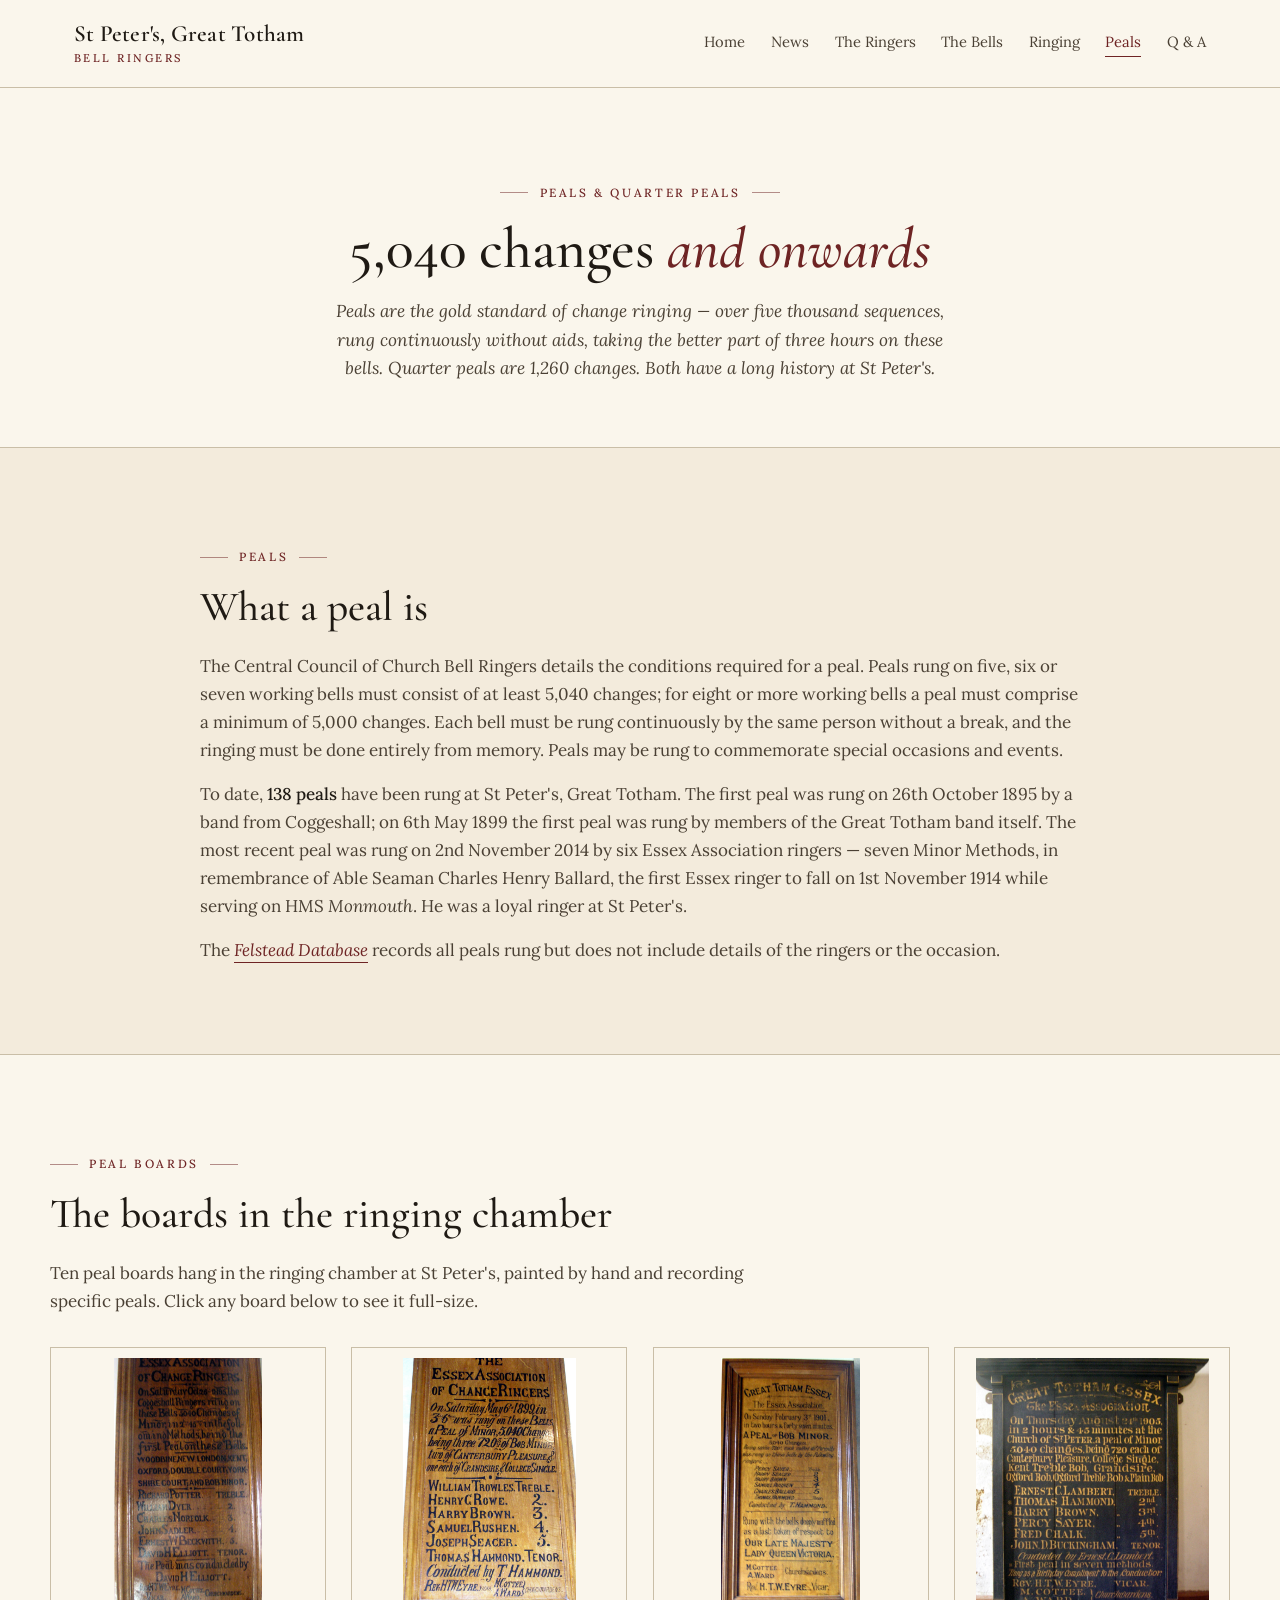
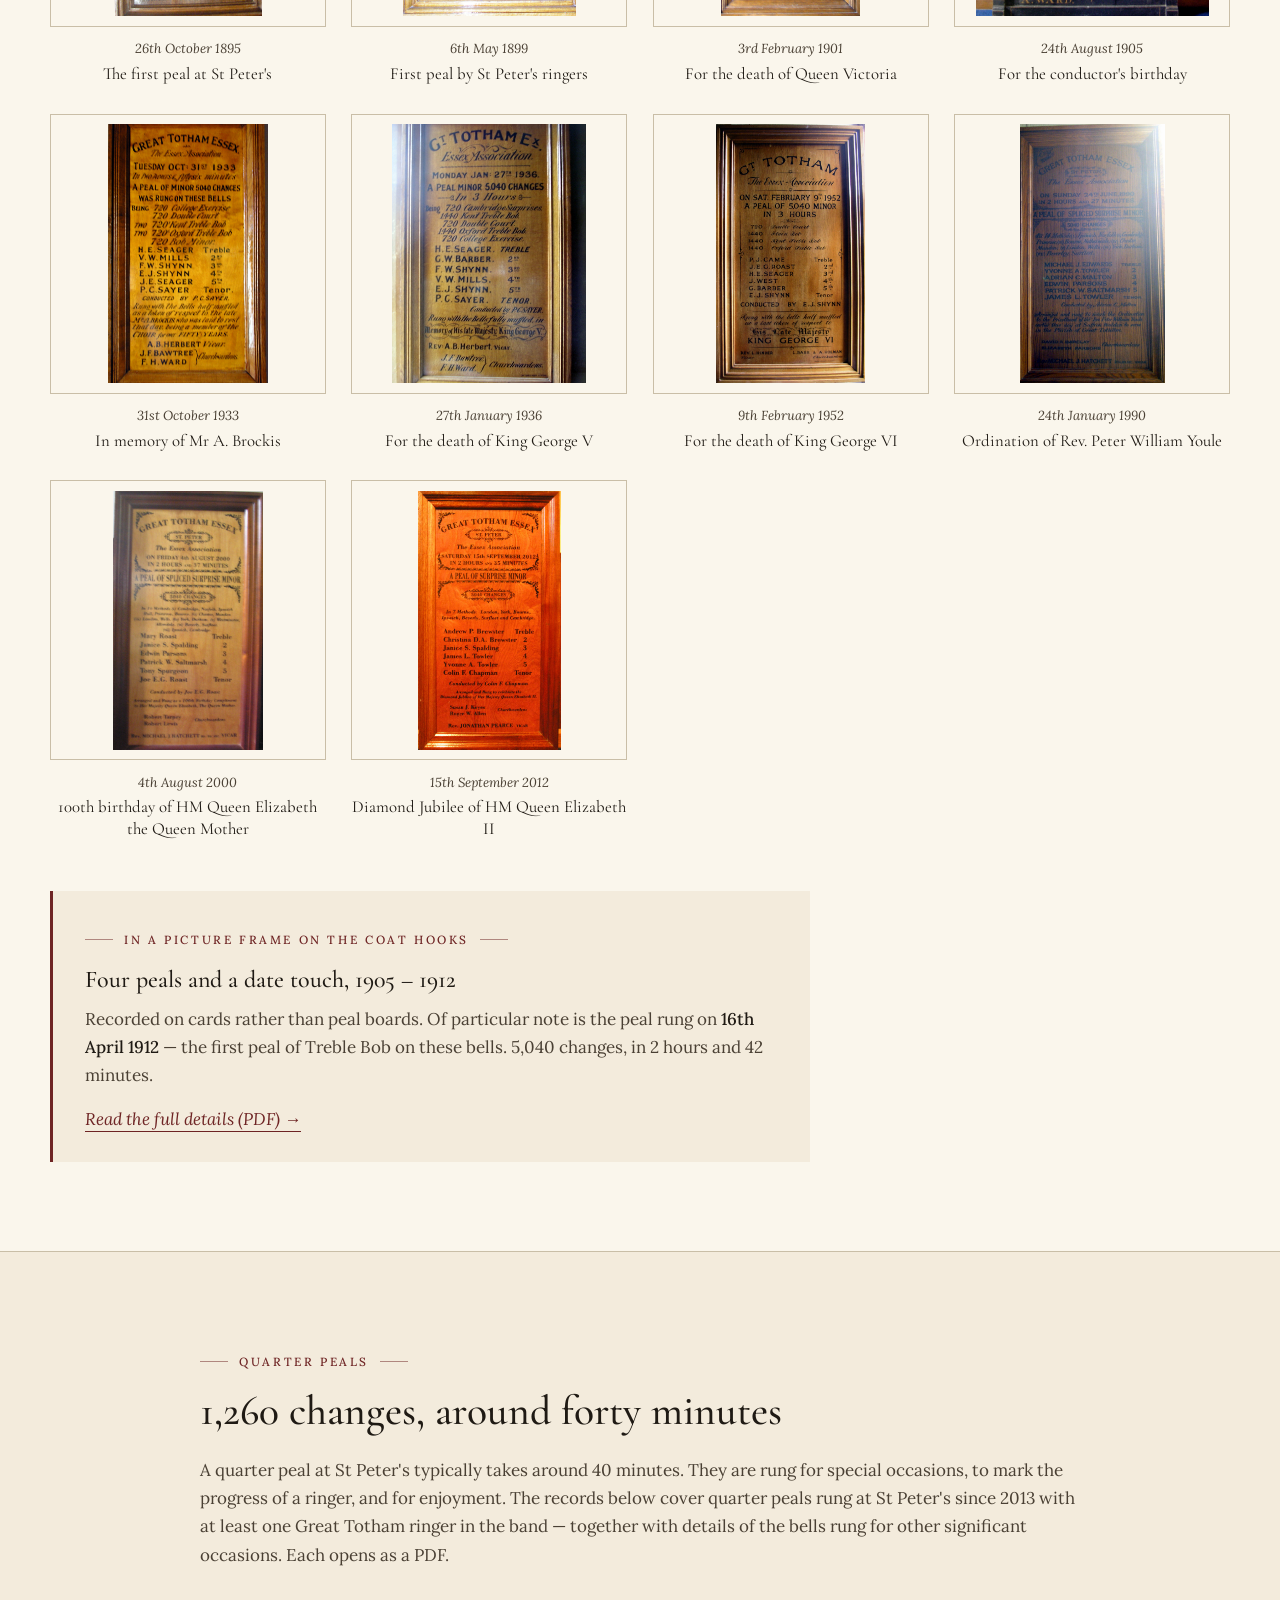
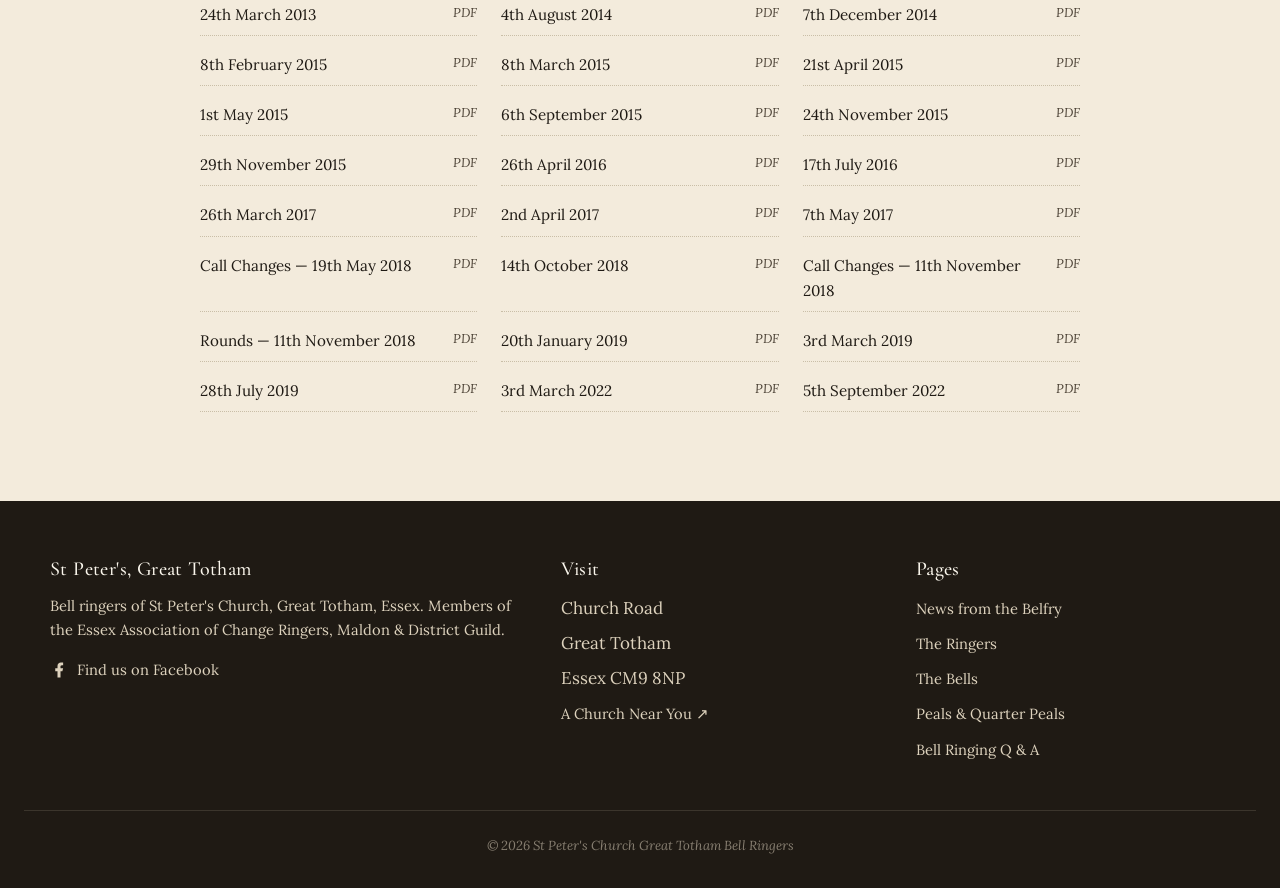
<file: peals.html>
<!DOCTYPE html>
<html lang="en">
<head>
<meta charset="UTF-8">
<meta name="viewport" content="width=device-width, initial-scale=1">
<title>Peals &amp; Quarter Peals — St Peter's Great Totham Bell Ringers</title>
<meta name="description" content="Historical peal boards and quarter peal records at St Peter's Great Totham — including the first peal in 1895 and the 1912 Treble Bob Minor.">
<link rel="preconnect" href="https://fonts.googleapis.com">
<link rel="preconnect" href="https://fonts.gstatic.com" crossorigin>
<link href="https://fonts.googleapis.com/css2?family=Cormorant+Garamond:ital,wght@0,400;0,500;0,600;0,700;1,400;1,500&family=Lora:ital,wght@0,400;0,500;0,600;1,400&display=swap" rel="stylesheet">
<link rel="stylesheet" href="style.css">
</head>
<body>

<header class="site">
  <div class="nav-wrap">
    <a class="brand" href="index.html">St Peter's, Great Totham<small>Bell Ringers</small></a>
    <nav class="primary" aria-label="Primary">
      <a href="index.html">Home</a>
      <a href="news.html">News</a>
      <a href="ringers.html">The Ringers</a>
      <a href="bells.html">The Bells</a>
      <a href="ringing.html">Ringing</a>
      <a href="peals.html" class="current">Peals</a>
      <a href="qa.html">Q &amp; A</a>
    </nav>
  </div>
</header>

<section class="page-hero">
  <div class="eyebrow center">Peals &amp; Quarter Peals</div>
  <h1>5,040 changes <em>and onwards</em></h1>
  <p class="lede">Peals are the gold standard of change ringing — over five thousand sequences, rung continuously without aids, taking the better part of three hours on these bells. Quarter peals are 1,260 changes. Both have a long history at St Peter's.</p>
</section>

<section class="band">
  <div class="medium">

    <div class="eyebrow">Peals</div>
    <h2>What a peal is</h2>
    <p>The Central Council of Church Bell Ringers details the conditions required for a peal. Peals rung on five, six or seven working bells must consist of at least 5,040 changes; for eight or more working bells a peal must comprise a minimum of 5,000 changes. Each bell must be rung continuously by the same person without a break, and the ringing must be done entirely from memory. Peals may be rung to commemorate special occasions and events.</p>

    <p>To date, <strong>138 peals</strong> have been rung at St Peter's, Great Totham. The first peal was rung on 26th October 1895 by a band from Coggeshall; on 6th May 1899 the first peal was rung by members of the Great Totham band itself. The most recent peal was rung on 2nd November 2014 by six Essex Association ringers — seven Minor Methods, in remembrance of Able Seaman Charles Henry Ballard, the first Essex ringer to fall on 1st November 1914 while serving on HMS <em>Monmouth</em>. He was a loyal ringer at St Peter's.</p>

    <p>The <a class="inline" href="http://www.cccbr.org.uk/felstead/index.php" target="_blank" rel="noopener">Felstead Database</a> records all peals rung but does not include details of the ringers or the occasion.</p>
  </div>
</section>

<section class="band alt-band">
  <div class="container">
    <div class="eyebrow">Peal Boards</div>
    <h2>The boards in the ringing chamber</h2>
    <p style="max-width:720px;">Ten peal boards hang in the ringing chamber at St Peter's, painted by hand and recording specific peals. Click any board below to see it full-size.</p>

    <div class="peal-grid">
      <a class="peal-card" href="resources/images/peal-boards/October26_1895.JPG" target="_blank">
        <img src="resources/images/peal-boards/October26_1895.JPG" alt="Peal board, 26th October 1895">
        <div class="peal-date">26th October 1895</div>
        <div class="peal-title">The first peal at St Peter's</div>
      </a>
      <a class="peal-card" href="resources/images/peal-boards/PealBoard1899.JPG" target="_blank">
        <img src="resources/images/peal-boards/PealBoard1899.JPG" alt="Peal board, 6th May 1899">
        <div class="peal-date">6th May 1899</div>
        <div class="peal-title">First peal by St Peter's ringers</div>
      </a>
      <a class="peal-card" href="resources/images/peal-boards/February3_1901.JPG" target="_blank">
        <img src="resources/images/peal-boards/February3_1901.JPG" alt="Peal board, 3rd February 1901">
        <div class="peal-date">3rd February 1901</div>
        <div class="peal-title">For the death of Queen Victoria</div>
      </a>
      <a class="peal-card" href="resources/images/peal-boards/August24_1905.JPG" target="_blank">
        <img src="resources/images/peal-boards/August24_1905.JPG" alt="Peal board, 24th August 1905">
        <div class="peal-date">24th August 1905</div>
        <div class="peal-title">For the conductor's birthday</div>
      </a>
      <a class="peal-card" href="resources/images/peal-boards/October31_1933.JPG" target="_blank">
        <img src="resources/images/peal-boards/October31_1933.JPG" alt="Peal board, 31st October 1933">
        <div class="peal-date">31st October 1933</div>
        <div class="peal-title">In memory of Mr A. Brockis</div>
      </a>
      <a class="peal-card" href="resources/images/peal-boards/January27_1936.JPG" target="_blank">
        <img src="resources/images/peal-boards/January27_1936.JPG" alt="Peal board, 27th January 1936">
        <div class="peal-date">27th January 1936</div>
        <div class="peal-title">For the death of King George V</div>
      </a>
      <a class="peal-card" href="resources/images/peal-boards/February9_1952.JPG" target="_blank">
        <img src="resources/images/peal-boards/February9_1952.JPG" alt="Peal board, 9th February 1952">
        <div class="peal-date">9th February 1952</div>
        <div class="peal-title">For the death of King George VI</div>
      </a>
      <a class="peal-card" href="resources/images/peal-boards/January24_1990.JPG" target="_blank">
        <img src="resources/images/peal-boards/January24_1990.JPG" alt="Peal board, 24th January 1990">
        <div class="peal-date">24th January 1990</div>
        <div class="peal-title">Ordination of Rev. Peter William Youle</div>
      </a>
      <a class="peal-card" href="resources/images/peal-boards/August4_2000.JPG" target="_blank">
        <img src="resources/images/peal-boards/August4_2000.JPG" alt="Peal board, 4th August 2000">
        <div class="peal-date">4th August 2000</div>
        <div class="peal-title">100th birthday of HM Queen Elizabeth the Queen Mother</div>
      </a>
      <a class="peal-card" href="resources/images/peal-boards/15September2012pealboard.JPG" target="_blank">
        <img src="resources/images/peal-boards/15September2012pealboard.JPG" alt="Peal board, 15th September 2012">
        <div class="peal-date">15th September 2012</div>
        <div class="peal-title">Diamond Jubilee of HM Queen Elizabeth II</div>
      </a>
    </div>

    <div style="margin-top:3rem; padding:1.8rem 2rem; background: var(--cream); border-left: 3px solid var(--burgundy); max-width:760px;">
      <div class="eyebrow">In a picture frame on the coat hooks</div>
      <h4 style="font-size:1.5rem;">Four peals and a date touch, 1905 – 1912</h4>
      <p style="margin-top:0.6rem;">Recorded on cards rather than peal boards. Of particular note is the peal rung on <strong>16th April 1912</strong> — the first peal of Treble Bob on these bells. 5,040 changes, in 2 hours and 42 minutes.</p>
      <p><a class="inline" href="resources/documents/peal-records/Theotherpeals.pdf" target="_blank">Read the full details (PDF) →</a></p>
    </div>
  </div>
</section>

<section class="band">
  <div class="medium">

    <div class="eyebrow">Quarter Peals</div>
    <h2>1,260 changes, around forty minutes</h2>
    <p>A quarter peal at St Peter's typically takes around 40 minutes. They are rung for special occasions, to mark the progress of a ringer, and for enjoyment. The records below cover quarter peals rung at St Peter's since 2013 with at least one Great Totham ringer in the band — together with details of the bells rung for other significant occasions. Each opens as a PDF.</p>

    <ul class="qp-list" style="margin-top:1.6rem;">
      <li><a href="resources/documents/peal-records/QP24Mar13.pdf" target="_blank"><span>24th March 2013</span><span class="pdf-tag">PDF</span></a></li>
      <li><a href="resources/documents/peal-records/QP4Aug14.pdf" target="_blank"><span>4th August 2014</span><span class="pdf-tag">PDF</span></a></li>
      <li><a href="resources/documents/peal-records/QP7Dec14.pdf" target="_blank"><span>7th December 2014</span><span class="pdf-tag">PDF</span></a></li>
      <li><a href="resources/documents/peal-records/QP8Feb15.pdf" target="_blank"><span>8th February 2015</span><span class="pdf-tag">PDF</span></a></li>
      <li><a href="resources/documents/peal-records/QP8MAR15.pdf" target="_blank"><span>8th March 2015</span><span class="pdf-tag">PDF</span></a></li>
      <li><a href="resources/documents/peal-records/QP12Apr15.pdf" target="_blank"><span>21st April 2015</span><span class="pdf-tag">PDF</span></a></li>
      <li><a href="resources/documents/peal-records/QP1May15.pdf" target="_blank"><span>1st May 2015</span><span class="pdf-tag">PDF</span></a></li>
      <li><a href="resources/documents/peal-records/QP6Sep15.pdf" target="_blank"><span>6th September 2015</span><span class="pdf-tag">PDF</span></a></li>
      <li><a href="resources/documents/peal-records/QP24Nov15.pdf" target="_blank"><span>24th November 2015</span><span class="pdf-tag">PDF</span></a></li>
      <li><a href="resources/documents/peal-records/QP29Nov15.pdf" target="_blank"><span>29th November 2015</span><span class="pdf-tag">PDF</span></a></li>
      <li><a href="resources/documents/peal-records/QP26Apr16.pdf" target="_blank"><span>26th April 2016</span><span class="pdf-tag">PDF</span></a></li>
      <li><a href="resources/documents/peal-records/QP17Jul16.pdf" target="_blank"><span>17th July 2016</span><span class="pdf-tag">PDF</span></a></li>
      <li><a href="resources/documents/peal-records/QP26MAR17.pdf" target="_blank"><span>26th March 2017</span><span class="pdf-tag">PDF</span></a></li>
      <li><a href="resources/documents/peal-records/QP2Apr17.pdf" target="_blank"><span>2nd April 2017</span><span class="pdf-tag">PDF</span></a></li>
      <li><a href="resources/documents/peal-records/QP7May17.pdf" target="_blank"><span>7th May 2017</span><span class="pdf-tag">PDF</span></a></li>
      <li><a href="resources/documents/peal-records/CallChanges19May18.pdf" target="_blank"><span>Call Changes — 19th May 2018</span><span class="pdf-tag">PDF</span></a></li>
      <li><a href="resources/documents/peal-records/QP14OCT18.pdf" target="_blank"><span>14th October 2018</span><span class="pdf-tag">PDF</span></a></li>
      <li><a href="resources/documents/peal-records/CallChanges11Nov18_2.pdf" target="_blank"><span>Call Changes — 11th November 2018</span><span class="pdf-tag">PDF</span></a></li>
      <li><a href="resources/documents/peal-records/Rounds11Nov18.pdf" target="_blank"><span>Rounds — 11th November 2018</span><span class="pdf-tag">PDF</span></a></li>
      <li><a href="resources/documents/peal-records/QP20Jan19.pdf" target="_blank"><span>20th January 2019</span><span class="pdf-tag">PDF</span></a></li>
      <li><a href="resources/documents/peal-records/QP3Mar19.pdf" target="_blank"><span>3rd March 2019</span><span class="pdf-tag">PDF</span></a></li>
      <li><a href="resources/documents/peal-records/QP28Jul19.pdf" target="_blank"><span>28th July 2019</span><span class="pdf-tag">PDF</span></a></li>
      <li><a href="resources/documents/peal-records/QP3MAR22.pdf" target="_blank"><span>3rd March 2022</span><span class="pdf-tag">PDF</span></a></li>
      <li><a href="resources/documents/peal-records/QP5SEP22.pdf" target="_blank"><span>5th September 2022</span><span class="pdf-tag">PDF</span></a></li>
    </ul>

  </div>
</section>

<footer class="site">
  <div class="container">
    <div>
      <h4>St Peter's, Great Totham</h4>
      <!-- TODO: confirm with band whether Maldon & District Guild affiliation is current. Documented in 1912 sources only. If not current, drop from this line. -->
      <p>Bell ringers of St Peter's Church, Great Totham, Essex. Members of the Essex Association of Change Ringers, Maldon &amp; District Guild.</p>
      <p class="footer-social">
        <a href="https://www.facebook.com/profile.php?id=61588967580161" target="_blank" rel="noopener" aria-label="St Peter's Great Totham Bell Ringers on Facebook">
          <svg viewBox="0 0 24 24" fill="currentColor" aria-hidden="true" focusable="false"><path d="M14 13.5h2.5l1-4H14v-2c0-1.03 0-2 2-2h1.5V2.14c-.326-.043-1.557-.14-2.857-.14C11.928 2 10 3.657 10 6.7v2.8H7v4h3V22h4v-8.5z"/></svg>
          <span>Find us on Facebook</span>
        </a>
      </p>
    </div>
    <div>
      <h4>Visit</h4>
      <ul>
        <li>Church Road</li>
        <li>Great Totham</li>
        <li>Essex CM9 8NP</li>
        <li><a href="https://www.achurchnearyou.com/church/6657/" target="_blank" rel="noopener">A Church Near You ↗</a></li>
      </ul>
    </div>
    <div>
      <h4>Pages</h4>
      <ul>
        <li><a href="news.html">News from the Belfry</a></li>
        <li><a href="ringers.html">The Ringers</a></li>
        <li><a href="bells.html">The Bells</a></li>
        <li><a href="peals.html">Peals &amp; Quarter Peals</a></li>
        <li><a href="qa.html">Bell Ringing Q &amp; A</a></li>
      </ul>
    </div>
  </div>
  <div class="copyright">© 2026 St Peter's Church Great Totham Bell Ringers</div>
</footer>

</body>
</html>
</file>
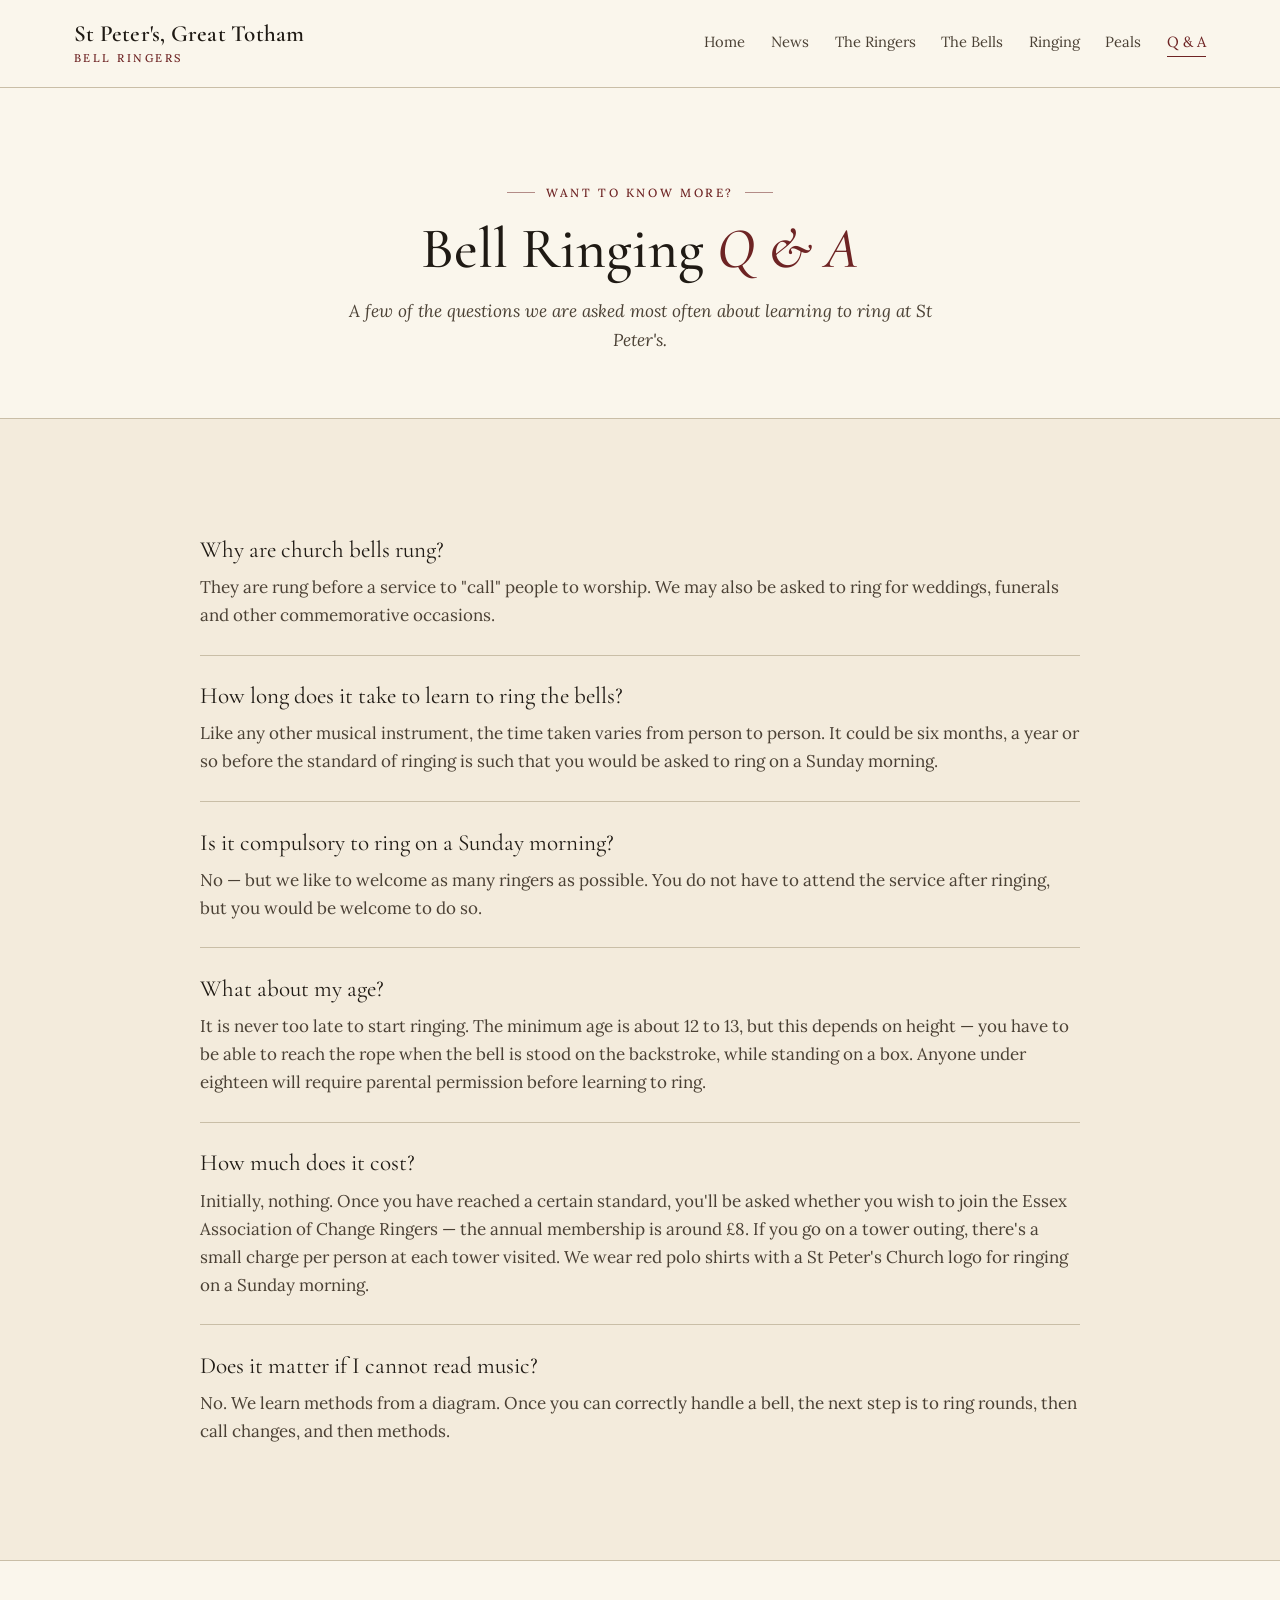
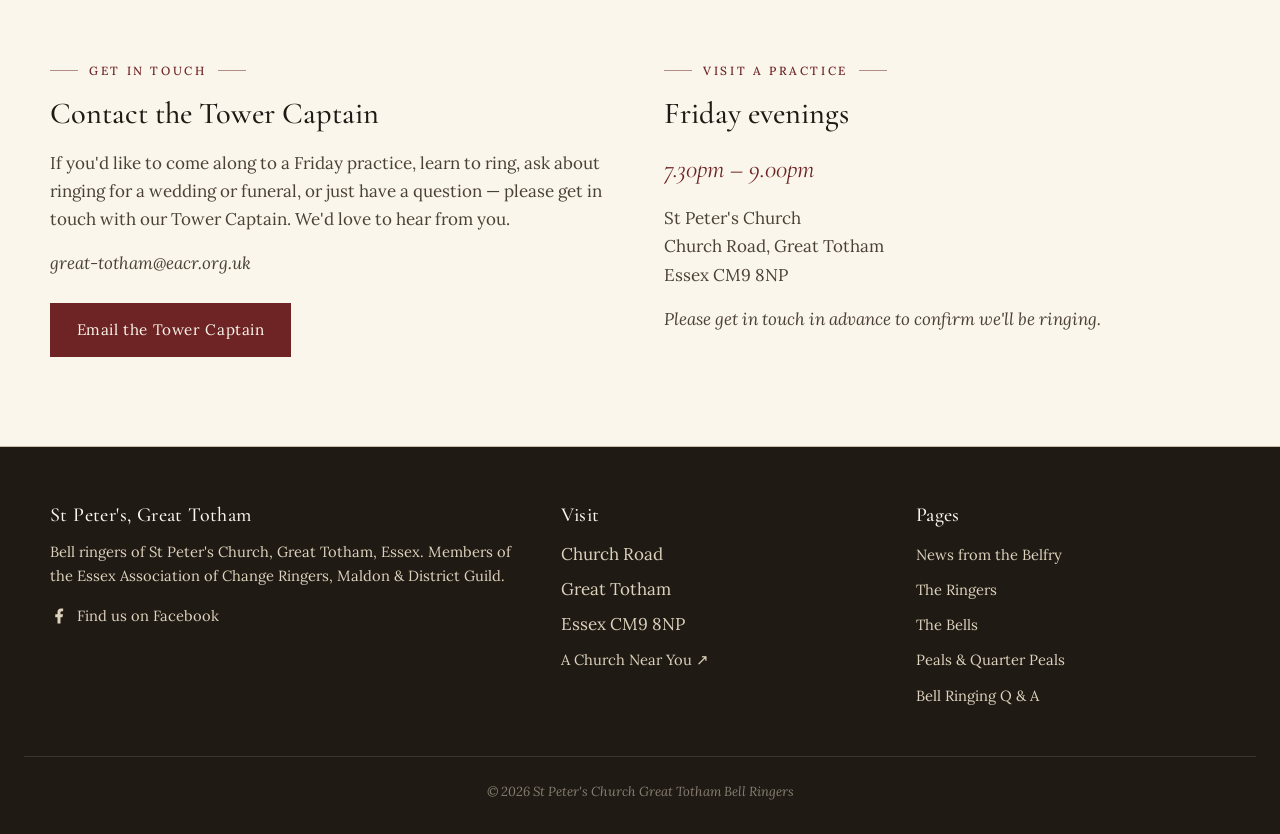
<file: qa.html>
<!DOCTYPE html>
<html lang="en">
<head>
<meta charset="UTF-8">
<meta name="viewport" content="width=device-width, initial-scale=1">
<title>Bell Ringing Q&amp;A — St Peter's Great Totham Bell Ringers</title>
<meta name="description" content="Frequently asked questions about learning to ring church bells at St Peter's Great Totham — age, cost, time commitment and how to get in touch.">
<link rel="preconnect" href="https://fonts.googleapis.com">
<link rel="preconnect" href="https://fonts.gstatic.com" crossorigin>
<link href="https://fonts.googleapis.com/css2?family=Cormorant+Garamond:ital,wght@0,400;0,500;0,600;0,700;1,400;1,500&family=Lora:ital,wght@0,400;0,500;0,600;1,400&display=swap" rel="stylesheet">
<link rel="stylesheet" href="style.css">
</head>
<body>

<header class="site">
  <div class="nav-wrap">
    <a class="brand" href="index.html">St Peter's, Great Totham<small>Bell Ringers</small></a>
    <nav class="primary" aria-label="Primary">
      <a href="index.html">Home</a>
      <a href="news.html">News</a>
      <a href="ringers.html">The Ringers</a>
      <a href="bells.html">The Bells</a>
      <a href="ringing.html">Ringing</a>
      <a href="peals.html">Peals</a>
      <a href="qa.html" class="current">Q &amp; A</a>
    </nav>
  </div>
</header>

<section class="page-hero">
  <div class="eyebrow center">Want to know more?</div>
  <h1>Bell Ringing <em>Q &amp; A</em></h1>
  <p class="lede">A few of the questions we are asked most often about learning to ring at St Peter's.</p>
</section>

<section class="band">
  <div class="medium">

    <ul class="qa-list">

      <li class="qa-item">
        <div class="qa-q">Why are church bells rung?</div>
        <div class="qa-a">They are rung before a service to "call" people to worship. We may also be asked to ring for weddings, funerals and other commemorative occasions.</div>
      </li>

      <li class="qa-item">
        <div class="qa-q">How long does it take to learn to ring the bells?</div>
        <div class="qa-a">Like any other musical instrument, the time taken varies from person to person. It could be six months, a year or so before the standard of ringing is such that you would be asked to ring on a Sunday morning.</div>
      </li>

      <li class="qa-item">
        <div class="qa-q">Is it compulsory to ring on a Sunday morning?</div>
        <div class="qa-a">No — but we like to welcome as many ringers as possible. You do not have to attend the service after ringing, but you would be welcome to do so.</div>
      </li>

      <li class="qa-item">
        <div class="qa-q">What about my age?</div>
        <div class="qa-a">It is never too late to start ringing. The minimum age is about 12 to 13, but this depends on height — you have to be able to reach the rope when the bell is stood on the backstroke, while standing on a box. Anyone under eighteen will require parental permission before learning to ring.</div>
      </li>

      <li class="qa-item">
        <div class="qa-q">How much does it cost?</div>
        <div class="qa-a">Initially, nothing. Once you have reached a certain standard, you'll be asked whether you wish to join the Essex Association of Change Ringers — the annual membership is around £8. If you go on a tower outing, there's a small charge per person at each tower visited. We wear red polo shirts with a St Peter's Church logo for ringing on a Sunday morning.</div>
      </li>

      <li class="qa-item">
        <div class="qa-q">Does it matter if I cannot read music?</div>
        <div class="qa-a">No. We learn methods from a diagram. Once you can correctly handle a bell, the next step is to ring rounds, then call changes, and then methods.</div>
      </li>

    </ul>

  </div>
</section>

<section class="band alt-band" id="contact">
  <div class="container visit-grid">
    <div>
      <div class="eyebrow">Get in Touch</div>
      <h3>Contact the Tower Captain</h3>
      <p>If you'd like to come along to a Friday practice, learn to ring, ask about ringing for a wedding or funeral, or just have a question — please get in touch with our Tower Captain. We'd love to hear from you.</p>
      <p style="font-style:italic; color: var(--ink-soft); margin-top:1rem;">great-totham@eacr.org.uk</p>
      <div class="cta-row">
        <a class="btn solid" href="mailto:great-totham@eacr.org.uk">Email the Tower Captain</a>
      </div>
    </div>
    <div>
      <div class="eyebrow">Visit a Practice</div>
      <h3>Friday evenings</h3>
      <p class="when">7.30pm – 9.00pm</p>
      <p>St Peter's Church<br>Church Road, Great Totham<br>Essex CM9 8NP</p>
      <p style="margin-top:0.8rem;"><em>Please get in touch in advance to confirm we'll be ringing.</em></p>
    </div>
  </div>
</section>

<footer class="site">
  <div class="container">
    <div>
      <h4>St Peter's, Great Totham</h4>
      <!-- TODO: confirm with band whether Maldon & District Guild affiliation is current. Documented in 1912 sources only. If not current, drop from this line. -->
      <p>Bell ringers of St Peter's Church, Great Totham, Essex. Members of the Essex Association of Change Ringers, Maldon &amp; District Guild.</p>
      <p class="footer-social">
        <a href="https://www.facebook.com/profile.php?id=61588967580161" target="_blank" rel="noopener" aria-label="St Peter's Great Totham Bell Ringers on Facebook">
          <svg viewBox="0 0 24 24" fill="currentColor" aria-hidden="true" focusable="false"><path d="M14 13.5h2.5l1-4H14v-2c0-1.03 0-2 2-2h1.5V2.14c-.326-.043-1.557-.14-2.857-.14C11.928 2 10 3.657 10 6.7v2.8H7v4h3V22h4v-8.5z"/></svg>
          <span>Find us on Facebook</span>
        </a>
      </p>
    </div>
    <div>
      <h4>Visit</h4>
      <ul>
        <li>Church Road</li>
        <li>Great Totham</li>
        <li>Essex CM9 8NP</li>
        <li><a href="https://www.achurchnearyou.com/church/6657/" target="_blank" rel="noopener">A Church Near You ↗</a></li>
      </ul>
    </div>
    <div>
      <h4>Pages</h4>
      <ul>
        <li><a href="news.html">News from the Belfry</a></li>
        <li><a href="ringers.html">The Ringers</a></li>
        <li><a href="bells.html">The Bells</a></li>
        <li><a href="peals.html">Peals &amp; Quarter Peals</a></li>
        <li><a href="qa.html">Bell Ringing Q &amp; A</a></li>
      </ul>
    </div>
  </div>
  <div class="copyright">© 2026 St Peter's Church Great Totham Bell Ringers</div>
</footer>

</body>
</html>
</file>
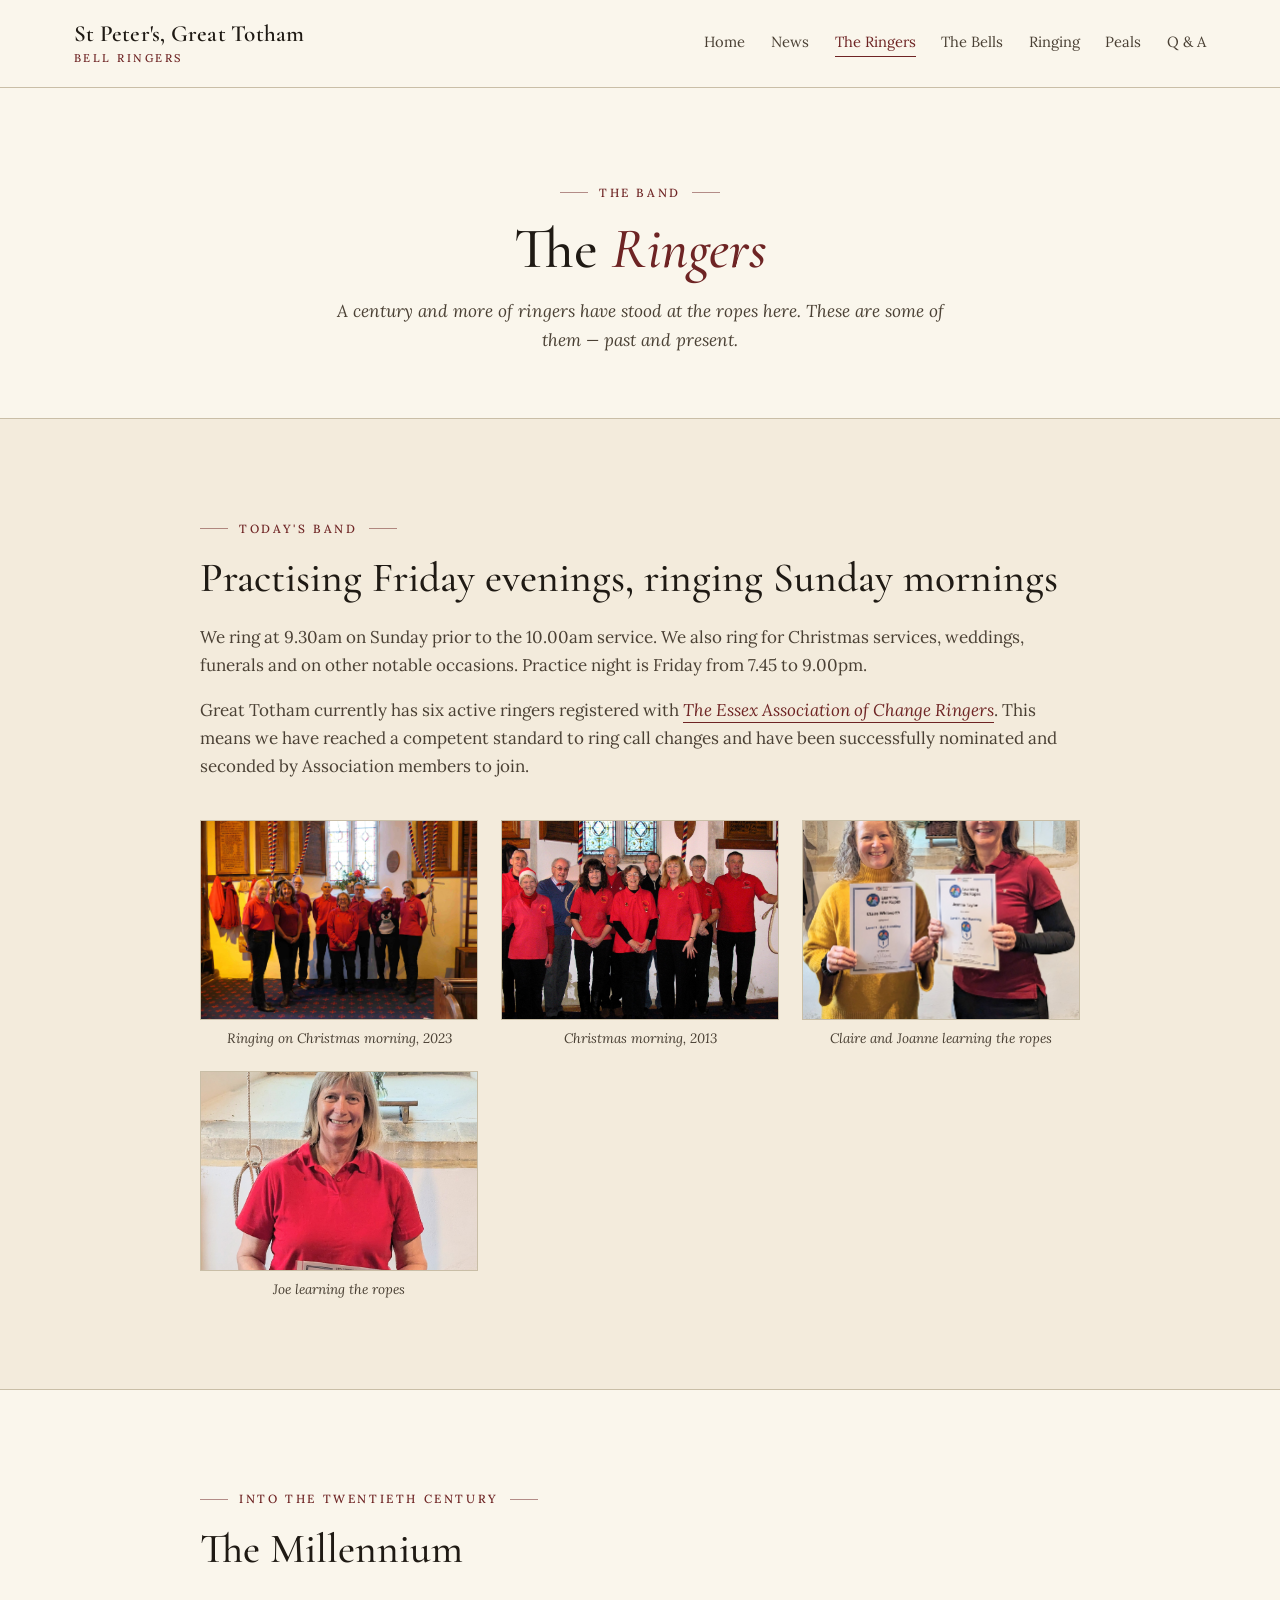
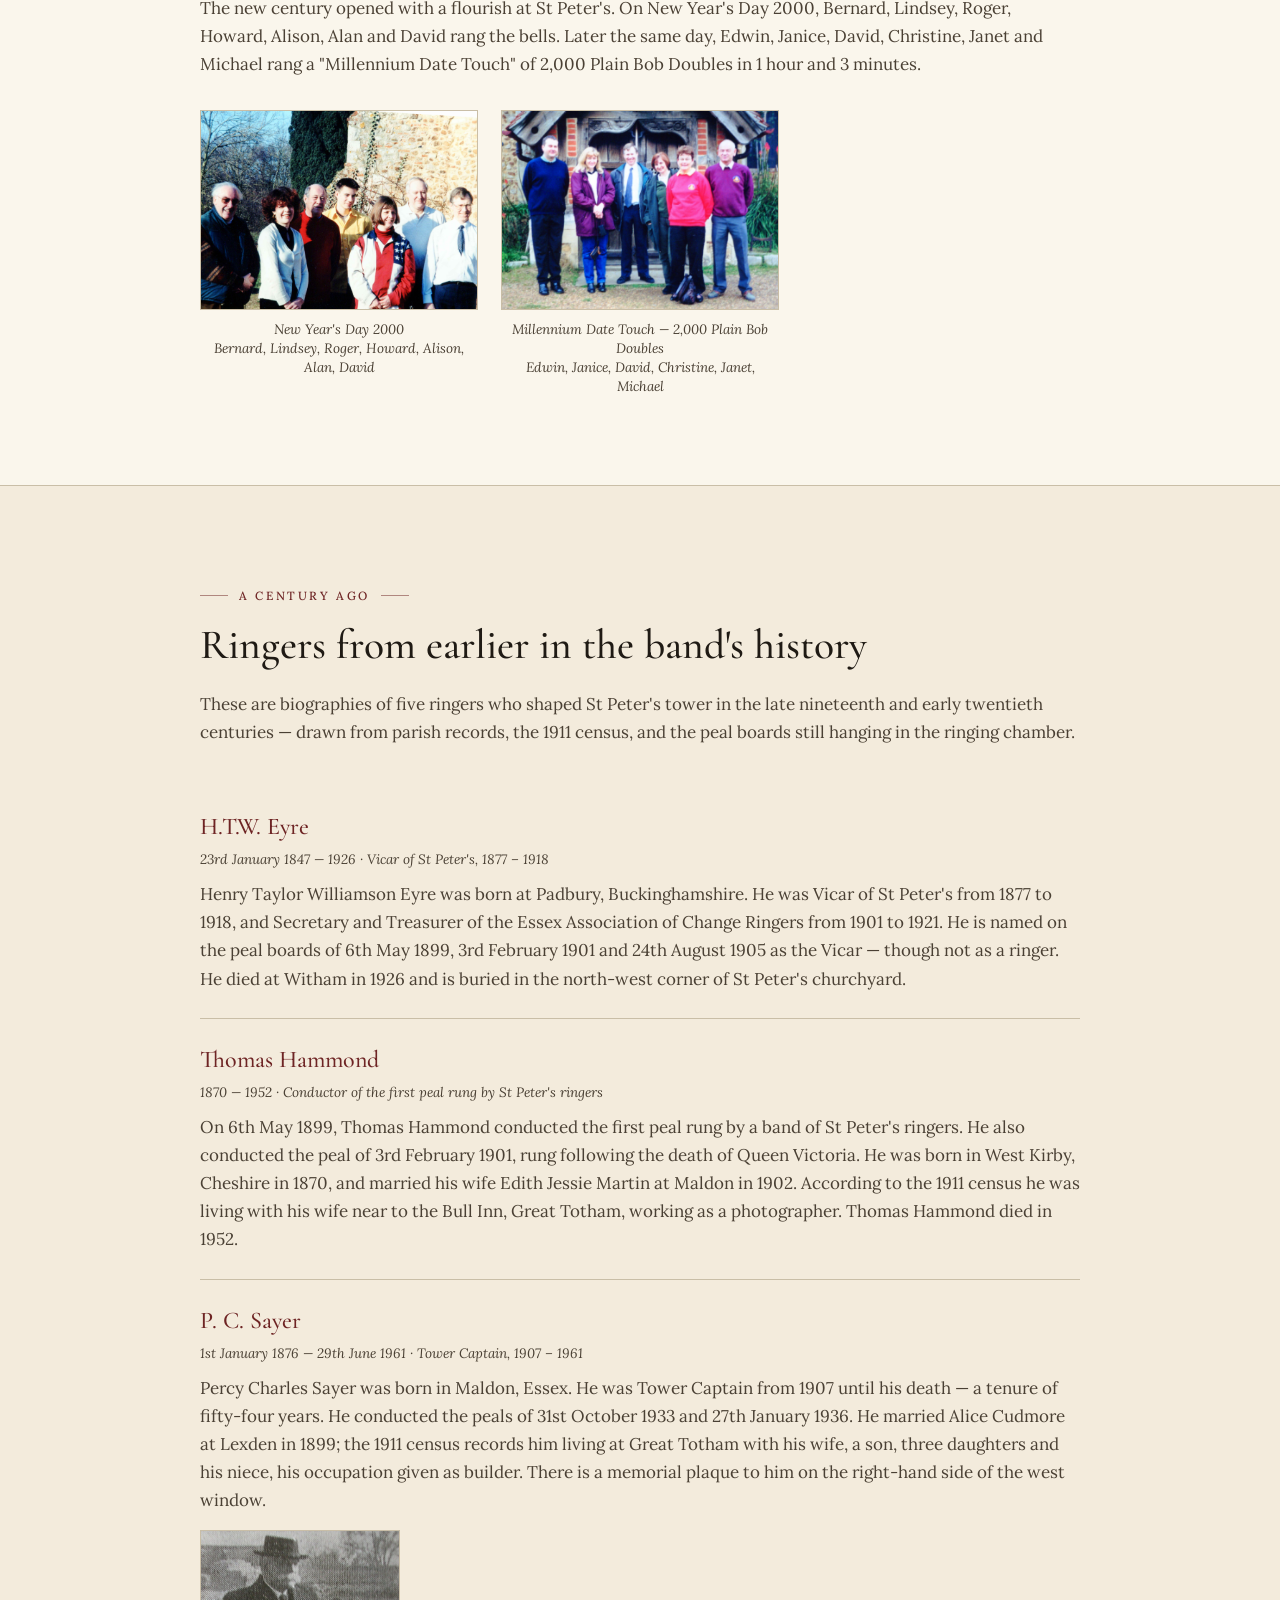
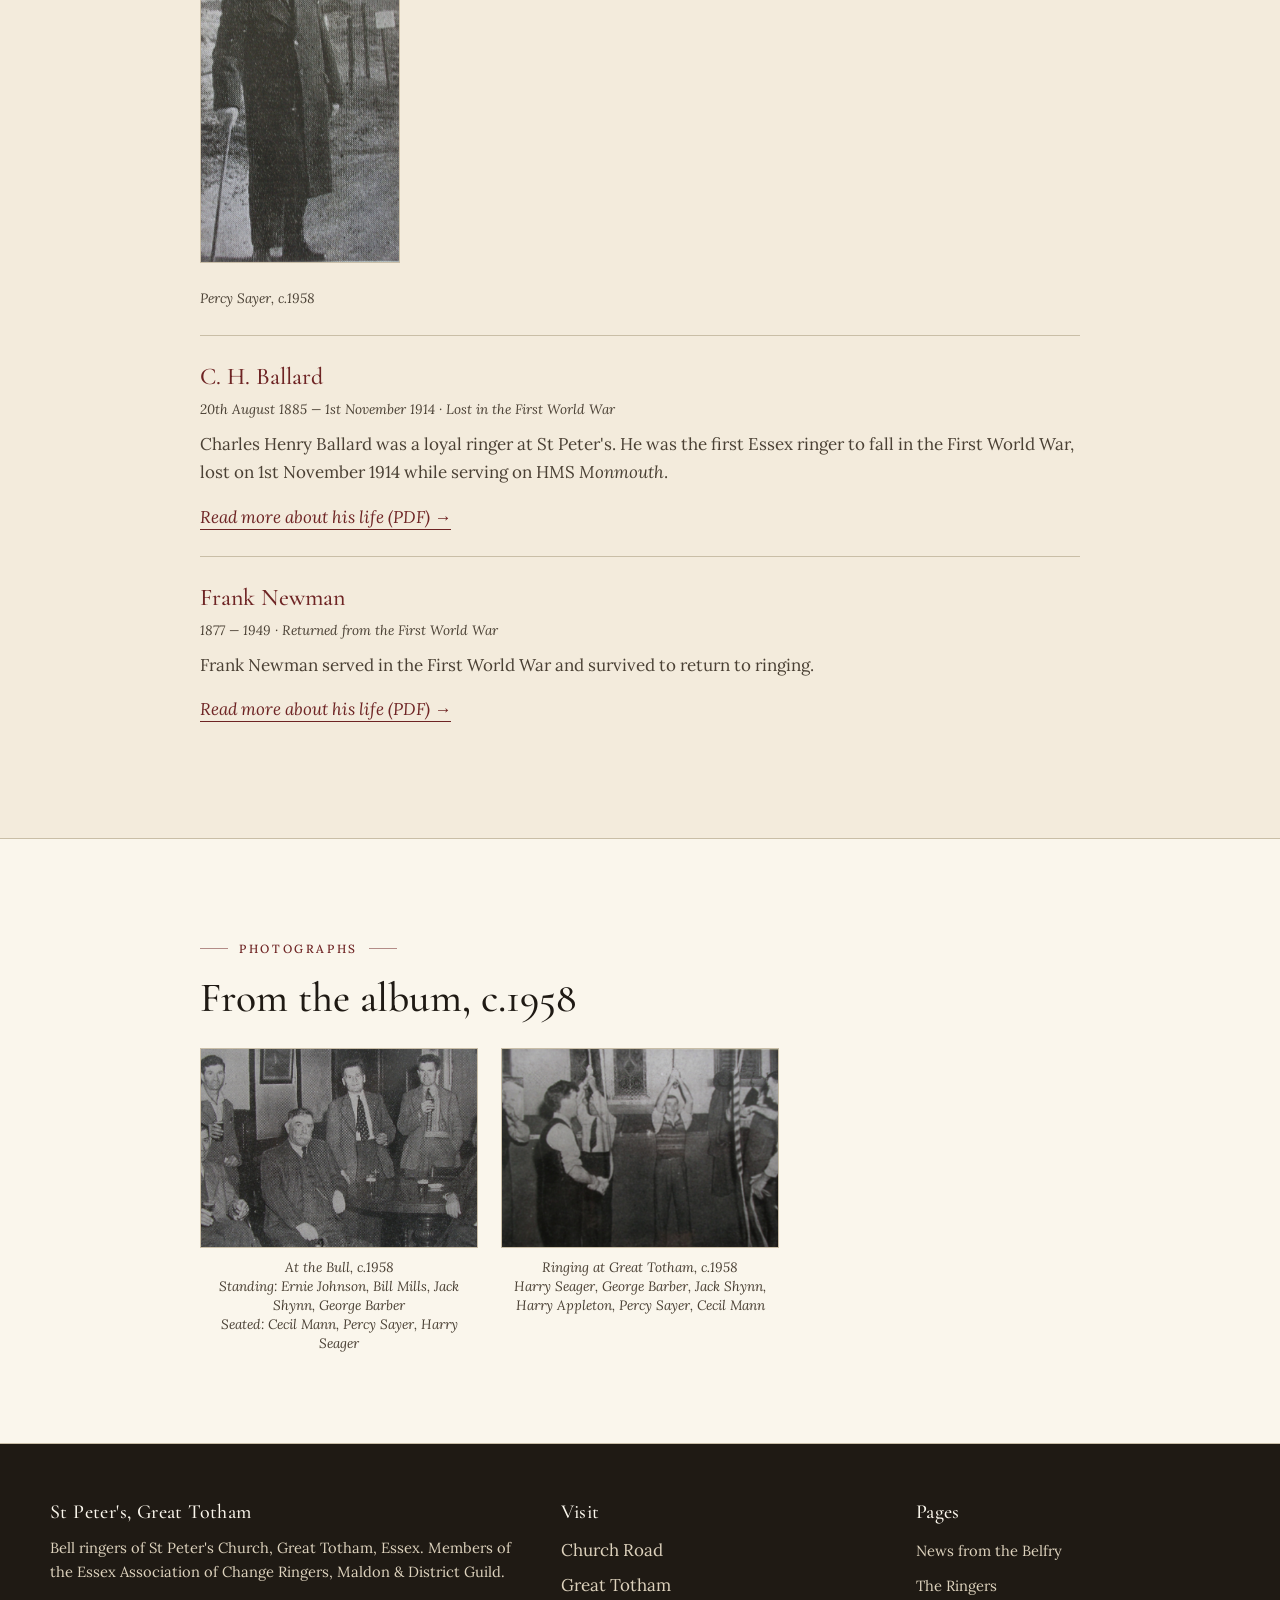
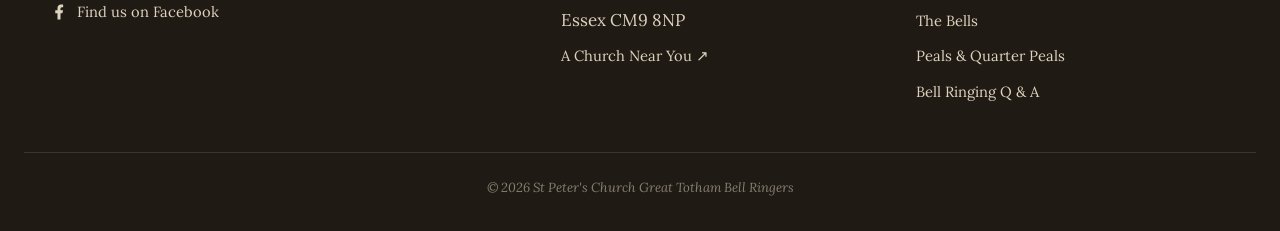
<file: ringers.html>
<!DOCTYPE html>
<html lang="en">
<head>
<meta charset="UTF-8">
<meta name="viewport" content="width=device-width, initial-scale=1">
<title>The Ringers — St Peter's Great Totham Bell Ringers</title>
<meta name="description" content="The bell ringers of St Peter's, Great Totham — past and present. Photographs of the band, learners, and biographies of ringers from the early 20th century.">
<link rel="preconnect" href="https://fonts.googleapis.com">
<link rel="preconnect" href="https://fonts.gstatic.com" crossorigin>
<link href="https://fonts.googleapis.com/css2?family=Cormorant+Garamond:ital,wght@0,400;0,500;0,600;0,700;1,400;1,500&family=Lora:ital,wght@0,400;0,500;0,600;1,400&display=swap" rel="stylesheet">
<link rel="stylesheet" href="style.css">
</head>
<body>

<header class="site">
  <div class="nav-wrap">
    <a class="brand" href="index.html">St Peter's, Great Totham<small>Bell Ringers</small></a>
    <nav class="primary" aria-label="Primary">
      <a href="index.html">Home</a>
      <a href="news.html">News</a>
      <a href="ringers.html" class="current">The Ringers</a>
      <a href="bells.html">The Bells</a>
      <a href="ringing.html">Ringing</a>
      <a href="peals.html">Peals</a>
      <a href="qa.html">Q &amp; A</a>
    </nav>
  </div>
</header>

<section class="page-hero">
  <div class="eyebrow center">The Band</div>
  <h1>The <em>Ringers</em></h1>
  <p class="lede">A century and more of ringers have stood at the ropes here. These are some of them — past and present.</p>
</section>

<section class="band">
  <div class="medium">
    <div class="eyebrow">Today's Band</div>
    <h2>Practising Friday evenings, ringing Sunday mornings</h2>
    <p>We ring at 9.30am on Sunday prior to the 10.00am service. We also ring for Christmas services, weddings, funerals and on other notable occasions. Practice night is Friday from 7.45 to 9.00pm.</p>
    <p>Great Totham currently has six active ringers registered with <a class="inline" href="http://www.eacr.org.uk" target="_blank" rel="noopener">The Essex Association of Change Ringers</a>. This means we have reached a competent standard to ring call changes and have been successfully nominated and seconded by Association members to join.</p>

    <div class="photo-grid" style="margin-top:2.5rem;">
      <div class="photo-card">
        <img src="resources/images/ringers/xmas2023ringers.jpg" alt="Ringers on Christmas morning 2023">
        <div class="caption">Ringing on Christmas morning, 2023</div>
      </div>
      <div class="photo-card">
        <img src="resources/images/ringers/Theringerschristmasmorning2013.jpg" alt="Ringers on Christmas morning 2013">
        <div class="caption">Christmas morning, 2013</div>
      </div>
      <div class="photo-card">
        <img src="resources/images/ringers/Claire_and_Joanne_Learning_the_ropes.jpg" alt="Claire and Joanne learning to ring">
        <div class="caption">Claire and Joanne learning the ropes</div>
      </div>
      <div class="photo-card">
        <img src="resources/images/ringers/Joe_Learning_the_ropes.jpg" alt="Joe learning to ring">
        <div class="caption">Joe learning the ropes</div>
      </div>
    </div>
  </div>
</section>

<section class="band alt-band">
  <div class="medium">
    <div class="eyebrow">Into the Twentieth Century</div>
    <h2>The Millennium</h2>
    <p>The new century opened with a flourish at St Peter's. On New Year's Day 2000, Bernard, Lindsey, Roger, Howard, Alison, Alan and David rang the bells. Later the same day, Edwin, Janice, David, Christine, Janet and Michael rang a "Millennium Date Touch" of 2,000 Plain Bob Doubles in 1 hour and 3 minutes.</p>

    <div class="photo-grid" style="margin-top:2rem;">
      <div class="photo-card">
        <img src="resources/images/ringers/Milleniumringers.jpg" alt="Ringers on New Year's Day 2000">
        <div class="caption">New Year's Day 2000<br>Bernard, Lindsey, Roger, Howard, Alison, Alan, David</div>
      </div>
      <div class="photo-card">
        <img src="resources/images/ringers/Millenium_date_touch_ringers.jpg" alt="Millennium date touch ringers">
        <div class="caption">Millennium Date Touch — 2,000 Plain Bob Doubles<br>Edwin, Janice, David, Christine, Janet, Michael</div>
      </div>
    </div>
  </div>
</section>

<section class="band">
  <div class="medium">
    <div class="eyebrow">A Century Ago</div>
    <h2>Ringers from earlier in the band's history</h2>
    <p>These are biographies of five ringers who shaped St Peter's tower in the late nineteenth and early twentieth centuries — drawn from parish records, the 1911 census, and the peal boards still hanging in the ringing chamber.</p>

    <div class="bios" style="margin-top:2.5rem;">

      <div class="bio">
        <h4>H.T.W. Eyre</h4>
        <div class="bio-meta">23rd January 1847 — 1926 · Vicar of St Peter's, 1877 – 1918</div>
        <p>Henry Taylor Williamson Eyre was born at Padbury, Buckinghamshire. He was Vicar of St Peter's from 1877 to 1918, and Secretary and Treasurer of the Essex Association of Change Ringers from 1901 to 1921. He is named on the peal boards of 6th May 1899, 3rd February 1901 and 24th August 1905 as the Vicar — though not as a ringer. He died at Witham in 1926 and is buried in the north-west corner of St Peter's churchyard.</p>
      </div>

      <div class="bio">
        <h4>Thomas Hammond</h4>
        <div class="bio-meta">1870 — 1952 · Conductor of the first peal rung by St Peter's ringers</div>
        <p>On 6th May 1899, Thomas Hammond conducted the first peal rung by a band of St Peter's ringers. He also conducted the peal of 3rd February 1901, rung following the death of Queen Victoria. He was born in West Kirby, Cheshire in 1870, and married his wife Edith Jessie Martin at Maldon in 1902. According to the 1911 census he was living with his wife near to the Bull Inn, Great Totham, working as a photographer. Thomas Hammond died in 1952.</p>
      </div>

      <div class="bio">
        <h4>P. C. Sayer</h4>
        <div class="bio-meta">1st January 1876 — 29th June 1961 · Tower Captain, 1907 – 1961</div>
        <p>Percy Charles Sayer was born in Maldon, Essex. He was Tower Captain from 1907 until his death — a tenure of fifty-four years. He conducted the peals of 31st October 1933 and 27th January 1936. He married Alice Cudmore at Lexden in 1899; the 1911 census records him living at Great Totham with his wife, a son, three daughters and his niece, his occupation given as builder. There is a memorial plaque to him on the right-hand side of the west window.</p>
        <p style="margin-top:1rem;"><img src="resources/images/ringers/PercySayer1.jpg" alt="Percy Sayer, c.1958" style="max-width:200px; margin:0; display:inline-block; border:1px solid var(--rule);"></p>
        <p style="font-style:italic; font-size:0.85rem; color: var(--ink-soft);">Percy Sayer, c.1958</p>
      </div>

      <div class="bio">
        <h4>C. H. Ballard</h4>
        <div class="bio-meta">20th August 1885 — 1st November 1914 · Lost in the First World War</div>
        <p>Charles Henry Ballard was a loyal ringer at St Peter's. He was the first Essex ringer to fall in the First World War, lost on 1st November 1914 while serving on HMS <em>Monmouth</em>.</p>
        <p style="margin-top:0.7rem;"><a class="inline" href="resources/documents/articles/CharlesHenryBallard.pdf" target="_blank">Read more about his life (PDF) →</a></p>
      </div>

      <div class="bio">
        <h4>Frank Newman</h4>
        <div class="bio-meta">1877 — 1949 · Returned from the First World War</div>
        <p>Frank Newman served in the First World War and survived to return to ringing.</p>
        <p style="margin-top:0.7rem;"><a class="inline" href="resources/documents/articles/FrankNewman.pdf" target="_blank">Read more about his life (PDF) →</a></p>
      </div>

    </div>
  </div>
</section>

<section class="band alt-band">
  <div class="medium">
    <div class="eyebrow">Photographs</div>
    <h2>From the album, c.1958</h2>
    <div class="photo-grid" style="margin-top:1.5rem;">
      <div class="photo-card">
        <img src="resources/images/ringers/GtTothamringersattheBullc1958.jpg" alt="Great Totham ringers at the Bull, c.1958">
        <div class="caption">At the Bull, c.1958<br>Standing: Ernie Johnson, Bill Mills, Jack Shynn, George Barber<br>Seated: Cecil Mann, Percy Sayer, Harry Seager</div>
      </div>
      <div class="photo-card">
        <img src="resources/images/ringers/RingingatGtTothamc1958.jpg" alt="Ringing at Great Totham, c.1958">
        <div class="caption">Ringing at Great Totham, c.1958<br>Harry Seager, George Barber, Jack Shynn, Harry Appleton, Percy Sayer, Cecil Mann</div>
      </div>
    </div>
  </div>
</section>

<footer class="site">
  <div class="container">
    <div>
      <h4>St Peter's, Great Totham</h4>
      <!-- TODO: confirm with band whether Maldon & District Guild affiliation is current. Documented in 1912 sources only. If not current, drop from this line. -->
      <p>Bell ringers of St Peter's Church, Great Totham, Essex. Members of the Essex Association of Change Ringers, Maldon &amp; District Guild.</p>
      <p class="footer-social">
        <a href="https://www.facebook.com/profile.php?id=61588967580161" target="_blank" rel="noopener" aria-label="St Peter's Great Totham Bell Ringers on Facebook">
          <svg viewBox="0 0 24 24" fill="currentColor" aria-hidden="true" focusable="false"><path d="M14 13.5h2.5l1-4H14v-2c0-1.03 0-2 2-2h1.5V2.14c-.326-.043-1.557-.14-2.857-.14C11.928 2 10 3.657 10 6.7v2.8H7v4h3V22h4v-8.5z"/></svg>
          <span>Find us on Facebook</span>
        </a>
      </p>
    </div>
    <div>
      <h4>Visit</h4>
      <ul>
        <li>Church Road</li>
        <li>Great Totham</li>
        <li>Essex CM9 8NP</li>
        <li><a href="https://www.achurchnearyou.com/church/6657/" target="_blank" rel="noopener">A Church Near You ↗</a></li>
      </ul>
    </div>
    <div>
      <h4>Pages</h4>
      <ul>
        <li><a href="news.html">News from the Belfry</a></li>
        <li><a href="ringers.html">The Ringers</a></li>
        <li><a href="bells.html">The Bells</a></li>
        <li><a href="peals.html">Peals &amp; Quarter Peals</a></li>
        <li><a href="qa.html">Bell Ringing Q &amp; A</a></li>
      </ul>
    </div>
  </div>
  <div class="copyright">© 2026 St Peter's Church Great Totham Bell Ringers</div>
</footer>

</body>
</html>
</file>
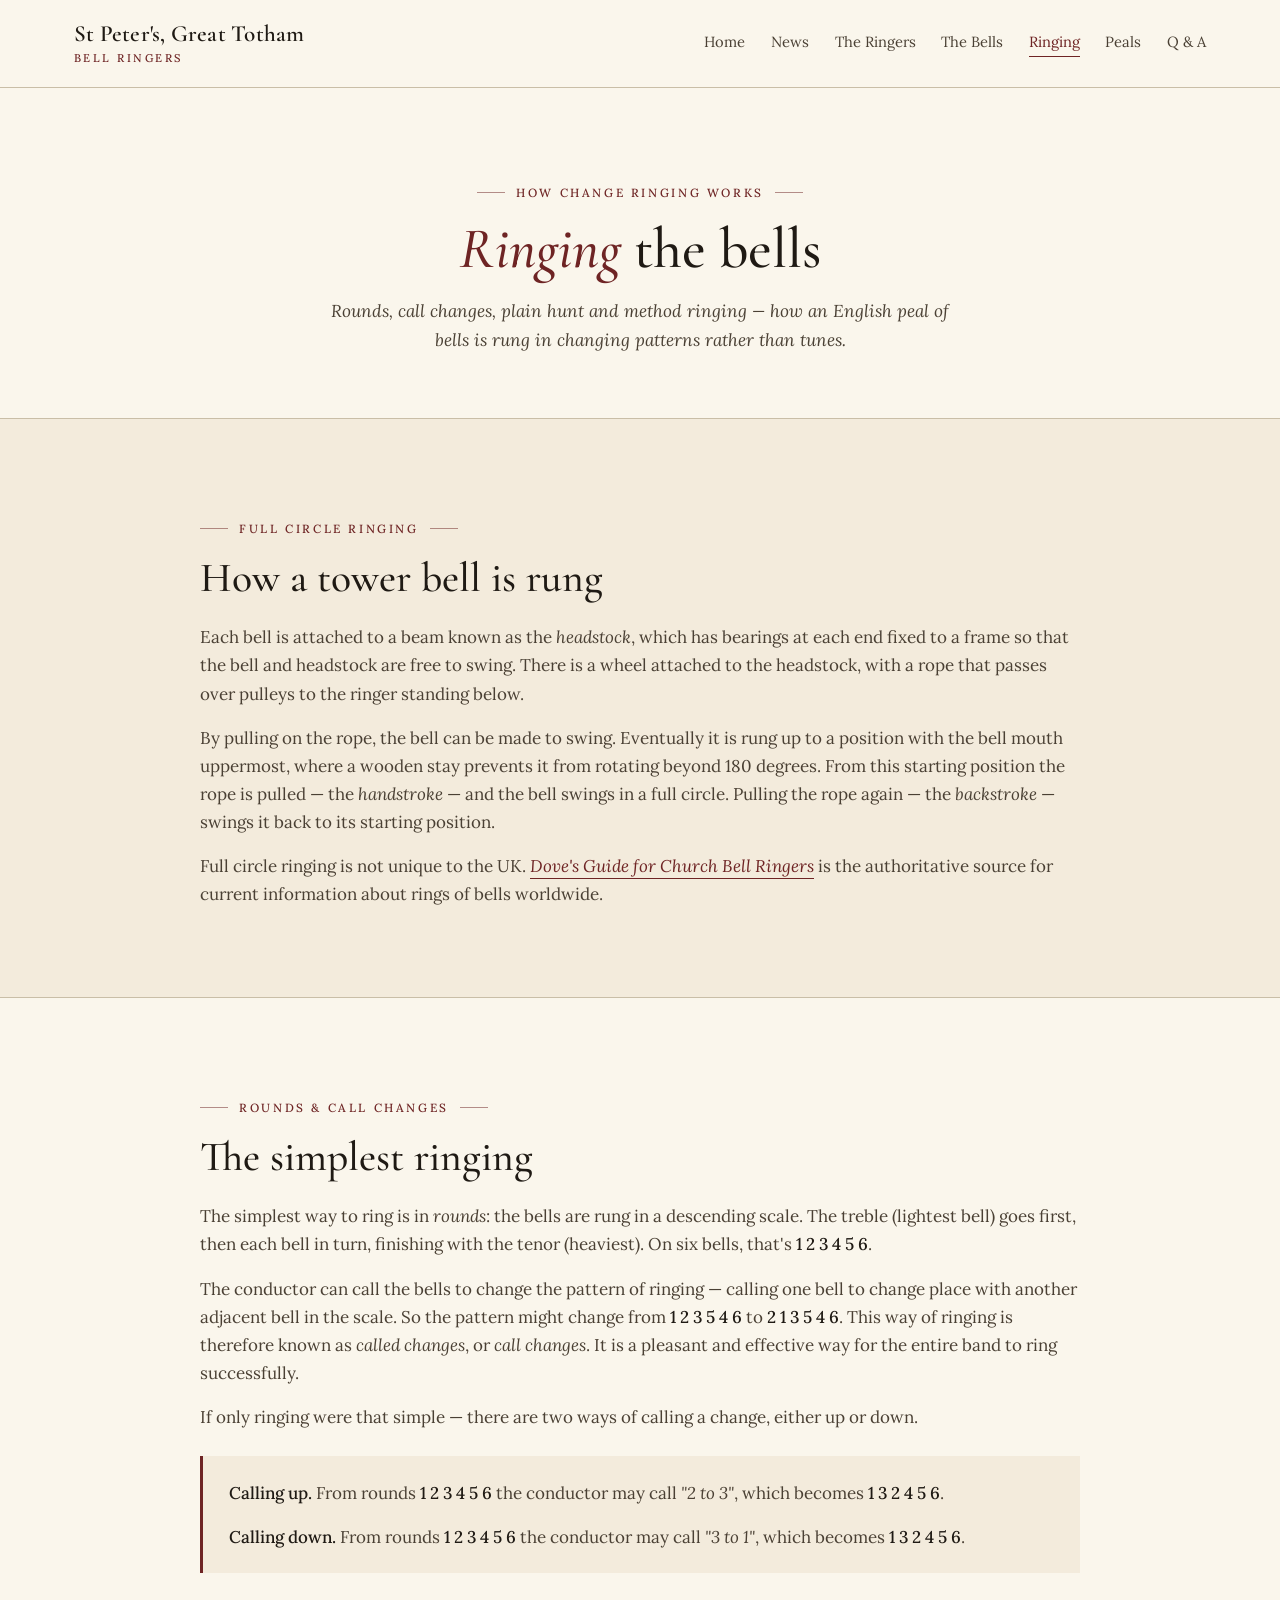
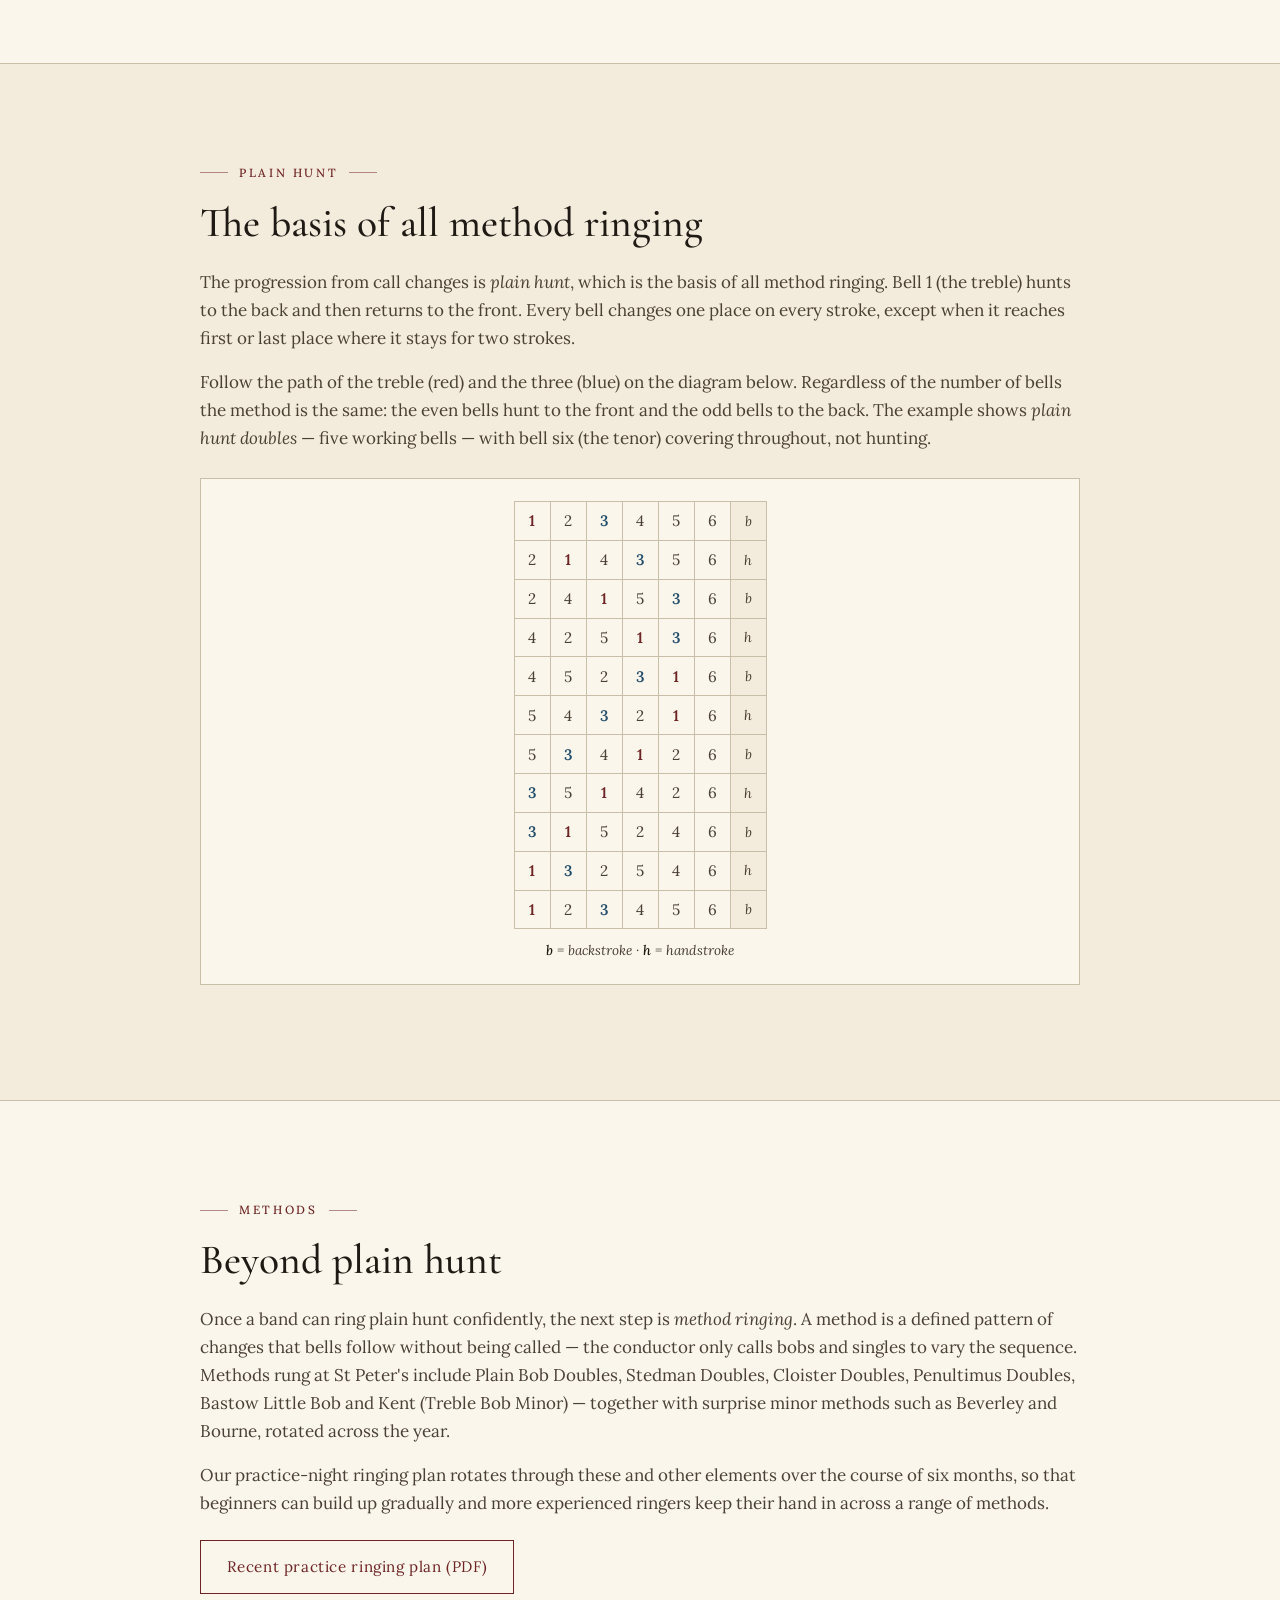
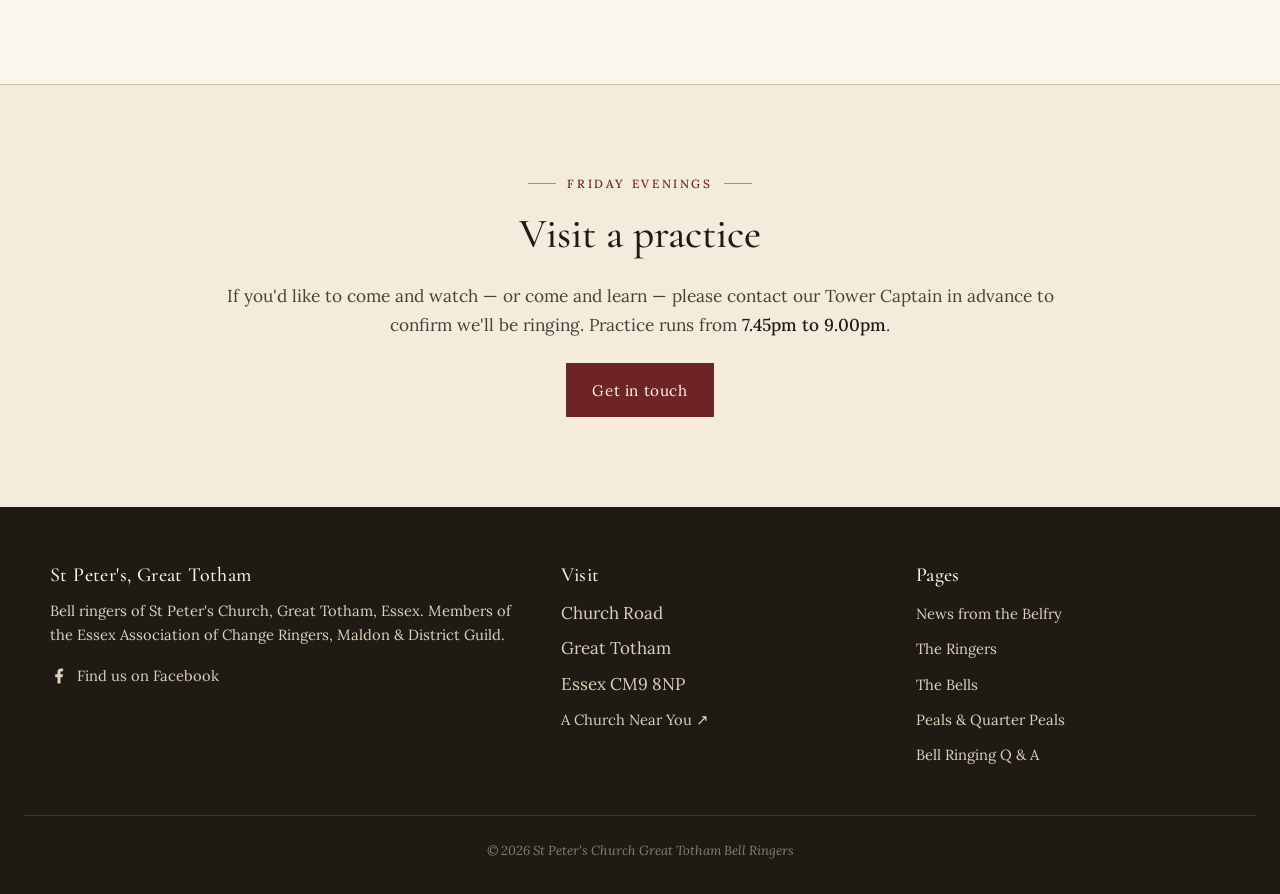
<file: ringing.html>
<!DOCTYPE html>
<html lang="en">
<head>
<meta charset="UTF-8">
<meta name="viewport" content="width=device-width, initial-scale=1">
<title>Ringing — St Peter's Great Totham Bell Ringers</title>
<meta name="description" content="An introduction to change ringing at St Peter's Great Totham — full circle ringing, rounds, call changes, plain hunt and method ringing.">
<link rel="preconnect" href="https://fonts.googleapis.com">
<link rel="preconnect" href="https://fonts.gstatic.com" crossorigin>
<link href="https://fonts.googleapis.com/css2?family=Cormorant+Garamond:ital,wght@0,400;0,500;0,600;0,700;1,400;1,500&family=Lora:ital,wght@0,400;0,500;0,600;1,400&display=swap" rel="stylesheet">
<link rel="stylesheet" href="style.css">
</head>
<body>

<header class="site">
  <div class="nav-wrap">
    <a class="brand" href="index.html">St Peter's, Great Totham<small>Bell Ringers</small></a>
    <nav class="primary" aria-label="Primary">
      <a href="index.html">Home</a>
      <a href="news.html">News</a>
      <a href="ringers.html">The Ringers</a>
      <a href="bells.html">The Bells</a>
      <a href="ringing.html" class="current">Ringing</a>
      <a href="peals.html">Peals</a>
      <a href="qa.html">Q &amp; A</a>
    </nav>
  </div>
</header>

<section class="page-hero">
  <div class="eyebrow center">How Change Ringing Works</div>
  <h1><em>Ringing</em> the bells</h1>
  <p class="lede">Rounds, call changes, plain hunt and method ringing — how an English peal of bells is rung in changing patterns rather than tunes.</p>
</section>

<section class="band">
  <div class="medium">

    <div class="eyebrow">Full Circle Ringing</div>
    <h2>How a tower bell is rung</h2>
    <p>Each bell is attached to a beam known as the <em>headstock</em>, which has bearings at each end fixed to a frame so that the bell and headstock are free to swing. There is a wheel attached to the headstock, with a rope that passes over pulleys to the ringer standing below.</p>
    <p>By pulling on the rope, the bell can be made to swing. Eventually it is rung up to a position with the bell mouth uppermost, where a wooden stay prevents it from rotating beyond 180 degrees. From this starting position the rope is pulled — the <em>handstroke</em> — and the bell swings in a full circle. Pulling the rope again — the <em>backstroke</em> — swings it back to its starting position.</p>
    <p>Full circle ringing is not unique to the UK. <a class="inline" href="http://dove.cccbr.org.uk/home.php" target="_blank" rel="noopener">Dove's Guide for Church Bell Ringers</a> is the authoritative source for current information about rings of bells worldwide.</p>

  </div>
</section>

<section class="band alt-band">
  <div class="medium">

    <div class="eyebrow">Rounds &amp; Call Changes</div>
    <h2>The simplest ringing</h2>
    <p>The simplest way to ring is in <em>rounds</em>: the bells are rung in a descending scale. The treble (lightest bell) goes first, then each bell in turn, finishing with the tenor (heaviest). On six bells, that's <strong>1 2 3 4 5 6</strong>.</p>
    <p>The conductor can call the bells to change the pattern of ringing — calling one bell to change place with another adjacent bell in the scale. So the pattern might change from <strong>1 2 3 5 4 6</strong> to <strong>2 1 3 5 4 6</strong>. This way of ringing is therefore known as <em>called changes</em>, or <em>call changes</em>. It is a pleasant and effective way for the entire band to ring successfully.</p>
    <p>If only ringing were that simple — there are two ways of calling a change, either up or down.</p>

    <div style="margin-top:1.6rem; padding:1.4rem 1.6rem; background: var(--cream); border-left: 3px solid var(--burgundy);">
      <p><strong>Calling up.</strong> From rounds <strong>1 2 3 4 5 6</strong> the conductor may call <em>"2 to 3"</em>, which becomes <strong>1 3 2 4 5 6</strong>.</p>
      <p style="margin-bottom:0;"><strong>Calling down.</strong> From rounds <strong>1 2 3 4 5 6</strong> the conductor may call <em>"3 to 1"</em>, which becomes <strong>1 3 2 4 5 6</strong>.</p>
    </div>

  </div>
</section>

<section class="band">
  <div class="medium">

    <div class="eyebrow">Plain Hunt</div>
    <h2>The basis of all method ringing</h2>
    <p>The progression from call changes is <em>plain hunt</em>, which is the basis of all method ringing. Bell 1 (the treble) hunts to the back and then returns to the front. Every bell changes one place on every stroke, except when it reaches first or last place where it stays for two strokes.</p>
    <p>Follow the path of the treble (red) and the three (blue) on the diagram below. Regardless of the number of bells the method is the same: the even bells hunt to the front and the odd bells to the back. The example shows <em>plain hunt doubles</em> — five working bells — with bell six (the tenor) covering throughout, not hunting.</p>

    <div class="plain-hunt">
      <table>
        <tr><td class="treble">1</td><td>2</td><td class="three">3</td><td>4</td><td>5</td><td>6</td><td class="stroke">b</td></tr>
        <tr><td>2</td><td class="treble">1</td><td>4</td><td class="three">3</td><td>5</td><td>6</td><td class="stroke">h</td></tr>
        <tr><td>2</td><td>4</td><td class="treble">1</td><td>5</td><td class="three">3</td><td>6</td><td class="stroke">b</td></tr>
        <tr><td>4</td><td>2</td><td>5</td><td class="treble">1</td><td class="three">3</td><td>6</td><td class="stroke">h</td></tr>
        <tr><td>4</td><td>5</td><td>2</td><td class="three">3</td><td class="treble">1</td><td>6</td><td class="stroke">b</td></tr>
        <tr><td>5</td><td>4</td><td class="three">3</td><td>2</td><td class="treble">1</td><td>6</td><td class="stroke">h</td></tr>
        <tr><td>5</td><td class="three">3</td><td>4</td><td class="treble">1</td><td>2</td><td>6</td><td class="stroke">b</td></tr>
        <tr><td class="three">3</td><td>5</td><td class="treble">1</td><td>4</td><td>2</td><td>6</td><td class="stroke">h</td></tr>
        <tr><td class="three">3</td><td class="treble">1</td><td>5</td><td>2</td><td>4</td><td>6</td><td class="stroke">b</td></tr>
        <tr><td class="treble">1</td><td class="three">3</td><td>2</td><td>5</td><td>4</td><td>6</td><td class="stroke">h</td></tr>
        <tr><td class="treble">1</td><td>2</td><td class="three">3</td><td>4</td><td>5</td><td>6</td><td class="stroke">b</td></tr>
      </table>
      <div class="plain-hunt-caption"><strong>b</strong> = backstroke · <strong>h</strong> = handstroke</div>
    </div>

  </div>
</section>

<section class="band alt-band">
  <div class="medium">

    <div class="eyebrow">Methods</div>
    <h2>Beyond plain hunt</h2>
    <p>Once a band can ring plain hunt confidently, the next step is <em>method ringing</em>. A method is a defined pattern of changes that bells follow without being called — the conductor only calls bobs and singles to vary the sequence. Methods rung at St Peter's include Plain Bob Doubles, Stedman Doubles, Cloister Doubles, Penultimus Doubles, Bastow Little Bob and Kent (Treble Bob Minor) — together with surprise minor methods such as Beverley and Bourne, rotated across the year.</p>
    <p>Our practice-night ringing plan rotates through these and other elements over the course of six months, so that beginners can build up gradually and more experienced ringers keep their hand in across a range of methods.</p>
    <p style="margin-top:1.4rem;"><a href="resources/documents/plans/Great_Totham_ringing_plan_2020_Jan__June.pdf" target="_blank" class="btn">Recent practice ringing plan (PDF)</a></p>

  </div>
</section>

<section class="band">
  <div class="medium welcome">
    <div class="eyebrow center">Friday Evenings</div>
    <h2>Visit a practice</h2>
    <p>If you'd like to come and watch — or come and learn — please contact our Tower Captain in advance to confirm we'll be ringing. Practice runs from <strong>7.45pm to 9.00pm</strong>.</p>
    <p style="margin-top:1.5rem;"><a class="btn solid" href="qa.html#contact">Get in touch</a></p>
  </div>
</section>

<footer class="site">
  <div class="container">
    <div>
      <h4>St Peter's, Great Totham</h4>
      <!-- TODO: confirm with band whether Maldon & District Guild affiliation is current. Documented in 1912 sources only. If not current, drop from this line. -->
      <p>Bell ringers of St Peter's Church, Great Totham, Essex. Members of the Essex Association of Change Ringers, Maldon &amp; District Guild.</p>
      <p class="footer-social">
        <a href="https://www.facebook.com/profile.php?id=61588967580161" target="_blank" rel="noopener" aria-label="St Peter's Great Totham Bell Ringers on Facebook">
          <svg viewBox="0 0 24 24" fill="currentColor" aria-hidden="true" focusable="false"><path d="M14 13.5h2.5l1-4H14v-2c0-1.03 0-2 2-2h1.5V2.14c-.326-.043-1.557-.14-2.857-.14C11.928 2 10 3.657 10 6.7v2.8H7v4h3V22h4v-8.5z"/></svg>
          <span>Find us on Facebook</span>
        </a>
      </p>
    </div>
    <div>
      <h4>Visit</h4>
      <ul>
        <li>Church Road</li>
        <li>Great Totham</li>
        <li>Essex CM9 8NP</li>
        <li><a href="https://www.achurchnearyou.com/church/6657/" target="_blank" rel="noopener">A Church Near You ↗</a></li>
      </ul>
    </div>
    <div>
      <h4>Pages</h4>
      <ul>
        <li><a href="news.html">News from the Belfry</a></li>
        <li><a href="ringers.html">The Ringers</a></li>
        <li><a href="bells.html">The Bells</a></li>
        <li><a href="peals.html">Peals &amp; Quarter Peals</a></li>
        <li><a href="qa.html">Bell Ringing Q &amp; A</a></li>
      </ul>
    </div>
  </div>
  <div class="copyright">© 2026 St Peter's Church Great Totham Bell Ringers</div>
</footer>

</body>
</html>
</file>
<file: style.css>
/* =============================================================
   St Peter's Great Totham Bell Ringers — shared stylesheet
   Heritage editorial design system
   ============================================================= */

:root {
  --cream: #f3ebdc;
  --paper: #faf6ec;
  --ink: #1f1a14;
  --ink-soft: #4a4034;
  --burgundy: #6e2424;
  --burgundy-deep: #511919;
  --brass: #a98246;
  --stone: #ddd2bd;
  --rule: #c9bea7;
  --max: 1180px;
}

* { box-sizing: border-box; margin: 0; padding: 0; }
html { scroll-behavior: smooth; }
body {
  font-family: 'Lora', Georgia, serif;
  background: var(--cream);
  color: var(--ink);
  line-height: 1.65;
  font-size: 17px;
  -webkit-font-smoothing: antialiased;
}
img { max-width: 100%; height: auto; display: block; }

/* ---- Header ---- */
header.site {
  background: var(--paper);
  position: sticky;
  top: 0;
  z-index: 50;
  box-shadow: 0 1px 0 var(--rule);
}
.nav-wrap {
  max-width: var(--max);
  margin: 0 auto;
  padding: 1.4rem 1.5rem;
  display: flex;
  flex-wrap: wrap;
  align-items: center;
  justify-content: space-between;
  gap: 1rem;
}
.brand {
  font-family: 'Cormorant Garamond', serif;
  font-weight: 600;
  font-size: 1.45rem;
  line-height: 1.1;
  color: var(--ink);
  text-decoration: none;
  letter-spacing: 0.01em;
}
.brand small {
  display: block;
  font-family: 'Lora', serif;
  font-size: 0.7rem;
  font-weight: 500;
  font-style: normal;
  color: var(--burgundy);
  letter-spacing: 0.22em;
  margin-top: 4px;
  text-transform: uppercase;
}
nav.primary {
  display: flex;
  flex-wrap: wrap;
  gap: 1.6rem;
}
nav.primary a {
  font-family: 'Lora', serif;
  font-size: 0.92rem;
  color: var(--ink-soft);
  text-decoration: none;
  border-bottom: 1px solid transparent;
  padding-bottom: 2px;
  transition: color .2s, border-color .2s;
}
nav.primary a:hover { color: var(--burgundy); border-color: var(--burgundy); }
nav.primary a.current { color: var(--burgundy); border-color: var(--burgundy); }

/* ---- Home hero (magazine spread) ---- */
.hero-spread {
  display: grid;
  grid-template-columns: 58% 42%;
  background: var(--cream);
  border-bottom: 1px solid var(--rule);
  min-height: 600px;
  max-height: 820px;
  height: 80vh;
}
.hero-photo { background: var(--ink); overflow: hidden; }
.hero-photo img {
  width: 100%;
  height: 100%;
  object-fit: cover;
  object-position: center 30%;
  display: block;
}
.hero-text {
  display: flex;
  flex-direction: column;
  justify-content: center;
  padding: 3rem clamp(2rem, 5vw, 4.5rem);
}
.hero-text .eyebrow { margin-bottom: 1.4rem; }
.hero-text h1 {
  font-family: 'Cormorant Garamond', serif;
  font-weight: 500;
  font-size: clamp(2.4rem, 5.5vw, 4.4rem);
  line-height: 1.05;
  color: var(--ink);
  margin-bottom: 1.4rem;
  letter-spacing: 0.005em;
}
.hero-text h1 em {
  font-style: italic;
  font-weight: 400;
  color: var(--burgundy);
}
.hero-text .lede {
  font-family: 'Cormorant Garamond', serif;
  font-style: italic;
  font-size: clamp(1.2rem, 1.8vw, 1.5rem);
  line-height: 1.4;
  color: var(--ink-soft);
  margin-bottom: 1.6rem;
  max-width: 28em;
}
.hero-text .hero-affiliation {
  font-family: 'Lora', serif;
  font-style: italic;
  font-size: 0.88rem;
  color: var(--ink-soft);
  letter-spacing: 0.04em;
  margin: 0;
  padding-top: 1rem;
  border-top: 1px solid var(--rule);
  max-width: 28em;
}

@media (max-width: 900px) {
  .hero-spread {
    grid-template-columns: 1fr;
    height: auto;
    max-height: none;
  }
  .hero-photo {
    height: 50vh;
    min-height: 360px;
    max-height: 480px;
  }
  .hero-text {
    padding: 3rem 1.5rem;
    text-align: center;
  }
  .hero-text .eyebrow {
    display: flex;
    justify-content: center;
  }
  .hero-text .lede,
  .hero-text .hero-affiliation {
    margin-left: auto;
    margin-right: auto;
  }
}

/* ---- Sub-page hero (typographic, no big image) ---- */
.page-hero {
  background: var(--paper);
  border-bottom: 1px solid var(--rule);
  padding: clamp(3.5rem, 8vw, 6rem) 1.5rem clamp(2.5rem, 5vw, 4rem);
  text-align: center;
}
.page-hero h1 {
  font-family: 'Cormorant Garamond', serif;
  font-weight: 500;
  font-size: clamp(2.2rem, 5vw, 3.6rem);
  line-height: 1.1;
  margin-bottom: 1rem;
}
.page-hero h1 em { font-style: italic; color: var(--burgundy); }
.page-hero .lede {
  max-width: 640px;
  margin: 0 auto;
  font-size: 1.08rem;
  color: var(--ink-soft);
  font-style: italic;
}

/* ---- Section frame ---- */
section.band { padding: clamp(3rem, 7vw, 6rem) 1.5rem; }
.container { max-width: var(--max); margin: 0 auto; }
.narrow { max-width: 720px; margin: 0 auto; }
.medium { max-width: 880px; margin: 0 auto; }

/* ---- Eyebrow label ---- */
.eyebrow {
  font-family: 'Lora', serif;
  text-transform: uppercase;
  letter-spacing: 0.22em;
  font-size: 0.74rem;
  font-weight: 500;
  color: var(--burgundy);
  display: inline-flex;
  align-items: center;
  gap: 0.7rem;
  margin-bottom: 1rem;
}
.eyebrow::before, .eyebrow::after {
  content: '';
  height: 1px;
  width: 28px;
  background: var(--burgundy);
  opacity: 0.5;
}
.eyebrow.center { display: flex; justify-content: center; }

/* ---- Headings & body type ---- */
h2, h3 { font-family: 'Cormorant Garamond', serif; font-weight: 500; line-height: 1.2; }
h2 { font-size: clamp(1.8rem, 3.5vw, 2.6rem); margin-bottom: 1.2rem; }
h3 { font-size: 1.9rem; margin-bottom: 1rem; }
h4 { font-family: 'Cormorant Garamond', serif; font-weight: 500; font-size: 1.4rem; line-height: 1.25; margin-bottom: 0.5rem; }
p { margin-bottom: 1rem; color: var(--ink-soft); }
p:last-child { margin-bottom: 0; }
a.inline {
  color: var(--burgundy);
  text-decoration: none;
  border-bottom: 1px solid var(--burgundy);
  padding-bottom: 1px;
  font-style: italic;
}
a.inline:hover { color: var(--burgundy-deep); }
strong { color: var(--ink); font-weight: 500; }
em { font-style: italic; }

/* ---- Buttons ---- */
.btn {
  display: inline-block;
  font-family: 'Lora', serif;
  font-size: 0.95rem;
  text-decoration: none;
  padding: 0.85rem 1.6rem;
  border: 1px solid var(--burgundy);
  color: var(--burgundy);
  background: transparent;
  transition: background .2s, color .2s, border-color .2s;
  letter-spacing: 0.04em;
  cursor: pointer;
}
.btn:hover { background: var(--burgundy); color: var(--paper); }
.btn.solid { background: var(--burgundy); color: var(--paper); }
.btn.solid:hover { background: var(--burgundy-deep); border-color: var(--burgundy-deep); }
.arrow-link {
  display: inline-block;
  margin-top: 1.4rem;
  font-style: italic;
  color: var(--burgundy);
  text-decoration: none;
  border-bottom: 1px solid var(--burgundy);
  padding-bottom: 1px;
}
.arrow-link:hover { color: var(--burgundy-deep); }

/* ---- Welcome block ---- */
.welcome { text-align: center; }
.welcome h2 { color: var(--ink); margin-bottom: 1.4rem; }
.welcome p { font-size: 1.08rem; }

/* ---- Visit grid ---- */
.alt-band {
  background: var(--paper);
  border-top: 1px solid var(--rule);
  border-bottom: 1px solid var(--rule);
}
.visit-grid {
  display: grid;
  grid-template-columns: 1fr 1fr;
  gap: 3rem;
  align-items: start;
}
.when {
  font-family: 'Cormorant Garamond', serif;
  font-style: italic;
  font-size: 1.6rem;
  color: var(--burgundy);
  margin: 1.2rem 0;
  line-height: 1.3;
}
dl {
  display: grid;
  grid-template-columns: max-content 1fr;
  gap: 0.55rem 1.4rem;
  font-size: 0.98rem;
}
dl dt { font-style: italic; color: var(--ink-soft); }
dl dd { color: var(--ink-soft); }
dl a {
  color: var(--burgundy);
  text-decoration: none;
  border-bottom: 1px solid rgba(110, 36, 36, 0.4);
}
dl a:hover { border-bottom-color: var(--burgundy); }
.cta-row { margin-top: 1.6rem; }

/* ---- Two-up layout ---- */
.two-up {
  display: grid;
  grid-template-columns: 1.1fr 1fr;
  gap: 4rem;
  align-items: start;
}
.two-up.equal { grid-template-columns: 1fr 1fr; }

/* ---- News list ---- */
.news-list { list-style: none; }
.news-list li {
  padding: 1.2rem 0;
  border-bottom: 1px solid var(--rule);
}
.news-list li:first-child { padding-top: 0; }
.news-list li:last-child { border-bottom: none; }
.news-date {
  font-family: 'Lora', serif;
  font-style: italic;
  font-size: 0.82rem;
  color: var(--ink-soft);
  letter-spacing: 0.04em;
}
.news-list a {
  display: block;
  color: var(--ink);
  text-decoration: none;
  transition: color .2s;
}
.news-list a:hover .news-title { color: var(--burgundy); }
.news-title {
  font-family: 'Cormorant Garamond', serif;
  font-size: 1.3rem;
  margin: 0.2rem 0;
  transition: color .2s;
  line-height: 1.25;
}
.news-excerpt { font-size: 0.95rem; color: var(--ink-soft); }

/* ---- Story articles (long-form on news page) ---- */
.story {
  margin-bottom: 3rem;
  padding-bottom: 3rem;
  border-bottom: 1px solid var(--rule);
}
.story:last-child { border-bottom: none; padding-bottom: 0; margin-bottom: 0; }
.story h3 { margin-bottom: 0.4rem; }
.story .news-date { margin-bottom: 1rem; }
.story img {
  margin: 1.4rem auto;
  border: 1px solid var(--rule);
  max-width: 100%;
}
.story figure { margin: 1.4rem 0; text-align: center; }
.story figcaption {
  font-style: italic;
  font-size: 0.88rem;
  color: var(--ink-soft);
  margin-top: 0.5rem;
}

/* ---- Video embed ---- */
.video-embed {
  margin: 1.8rem auto 0;
  max-width: 100%;
  aspect-ratio: 16 / 9;
  border: 1px solid var(--rule);
  background: var(--ink);
  box-shadow: 0 1px 0 var(--rule);
}
.video-embed iframe {
  width: 100%;
  height: 100%;
  display: block;
  border: 0;
}
.video-embed + .video-caption {
  font-style: italic;
  font-size: 0.88rem;
  color: var(--ink-soft);
  text-align: center;
  margin-top: 0.6rem;
}

/* ---- Towers grid ---- */
.towers-head { text-align: center; margin-bottom: 2.5rem; }
.towers-head h3 { font-size: clamp(1.7rem, 3.2vw, 2.3rem); }
.towers-grid {
  display: grid;
  grid-template-columns: repeat(auto-fit, minmax(280px, 1fr));
  gap: 0 2.4rem;
}
.tower-row {
  display: flex;
  justify-content: space-between;
  gap: 1rem;
  border-bottom: 1px dotted var(--rule);
  padding: 0.85rem 0;
  font-size: 0.98rem;
}
.tower-row .name { color: var(--ink); }
.tower-row .meta {
  color: var(--ink-soft);
  font-style: italic;
  font-size: 0.85rem;
  white-space: nowrap;
}

/* ---- Bell specs table ---- */
.bell-table {
  width: 100%;
  border-collapse: collapse;
  margin: 1.5rem 0;
  font-size: 0.95rem;
}
.bell-table caption {
  text-align: left;
  font-style: italic;
  color: var(--ink-soft);
  font-size: 0.88rem;
  margin-bottom: 0.8rem;
}
.bell-table th, .bell-table td {
  padding: 0.75rem 0.8rem;
  text-align: left;
  border-bottom: 1px solid var(--rule);
}
.bell-table th {
  font-family: 'Lora', serif;
  font-weight: 500;
  text-transform: uppercase;
  letter-spacing: 0.1em;
  font-size: 0.72rem;
  color: var(--burgundy);
  border-bottom: 2px solid var(--burgundy);
}
.bell-table td.bell-name { font-family: 'Cormorant Garamond', serif; font-size: 1.1rem; color: var(--ink); }
.bell-table tr:last-child td { border-bottom: none; }

/* ---- Q&A ---- */
.qa-list { list-style: none; }
.qa-item {
  padding: 1.6rem 0;
  border-bottom: 1px solid var(--rule);
}
.qa-item:last-child { border-bottom: none; }
.qa-q {
  font-family: 'Cormorant Garamond', serif;
  font-size: 1.45rem;
  color: var(--ink);
  margin-bottom: 0.5rem;
  line-height: 1.3;
}
.qa-a { color: var(--ink-soft); }

/* ---- Photo grid (ringers) ---- */
.photo-grid {
  display: grid;
  grid-template-columns: repeat(auto-fill, minmax(220px, 1fr));
  gap: 1.4rem;
  margin-top: 2rem;
}
.photo-card { text-align: center; }
.photo-card img {
  width: 100%;
  height: 200px;
  object-fit: cover;
  border: 1px solid var(--rule);
  margin-bottom: 0.6rem;
}
.photo-card .caption {
  font-style: italic;
  font-size: 0.85rem;
  color: var(--ink-soft);
  line-height: 1.4;
}

/* ---- Past ringer biographies ---- */
.bios .bio {
  padding: 1.6rem 0;
  border-bottom: 1px solid var(--rule);
}
.bios .bio:last-child { border-bottom: none; }
.bios h4 {
  font-size: 1.5rem;
  color: var(--burgundy);
  margin-bottom: 0.4rem;
}
.bios .bio-meta {
  font-style: italic;
  font-size: 0.85rem;
  color: var(--ink-soft);
  margin-bottom: 0.6rem;
}

/* ---- Peal boards gallery ---- */
.peal-grid {
  display: grid;
  grid-template-columns: repeat(auto-fill, minmax(220px, 1fr));
  gap: 1.6rem;
  margin-top: 2rem;
}
.peal-card {
  text-align: center;
  text-decoration: none;
  color: var(--ink);
  transition: transform .25s;
}
.peal-card img {
  width: 100%;
  height: 280px;
  object-fit: contain;
  background: var(--paper);
  border: 1px solid var(--rule);
  padding: 0.6rem;
  margin-bottom: 0.7rem;
  transition: border-color .25s;
}
.peal-card:hover img { border-color: var(--burgundy); }
.peal-card:hover .peal-title { color: var(--burgundy); }
.peal-date {
  font-family: 'Lora', serif;
  font-style: italic;
  font-size: 0.82rem;
  color: var(--ink-soft);
}
.peal-title {
  font-family: 'Cormorant Garamond', serif;
  font-size: 1.05rem;
  margin: 0.2rem 0;
  transition: color .2s;
  line-height: 1.3;
}

/* ---- Quarter peal list ---- */
.qp-list {
  list-style: none;
  display: grid;
  grid-template-columns: repeat(auto-fill, minmax(260px, 1fr));
  gap: 0.5rem 1.5rem;
}
.qp-list li { padding: 0.5rem 0; border-bottom: 1px dotted var(--rule); }
.qp-list a {
  color: var(--ink);
  text-decoration: none;
  font-size: 0.95rem;
  display: flex;
  justify-content: space-between;
  gap: 0.8rem;
  transition: color .2s;
}
.qp-list a:hover { color: var(--burgundy); }
.qp-list .pdf-tag {
  font-style: italic;
  font-size: 0.8rem;
  color: var(--ink-soft);
}

/* ---- Plain Hunt diagram (ringing page) ---- */
.plain-hunt {
  background: var(--paper);
  border: 1px solid var(--rule);
  padding: 1.4rem;
  margin: 1.6rem 0;
  font-family: 'Lora', serif;
  font-size: 0.95rem;
  text-align: center;
}
.plain-hunt table {
  margin: 0 auto;
  border-collapse: collapse;
}
.plain-hunt td {
  padding: 0.4rem 0.7rem;
  text-align: center;
  border: 1px solid var(--rule);
  min-width: 36px;
  color: var(--ink-soft);
}
.plain-hunt td.treble { color: var(--burgundy); font-weight: 600; }
.plain-hunt td.three { color: #234d6a; font-weight: 600; }
.plain-hunt td.stroke { background: var(--cream); font-style: italic; font-size: 0.85rem; }
.plain-hunt-caption {
  font-style: italic;
  font-size: 0.85rem;
  color: var(--ink-soft);
  margin-top: 0.6rem;
}

/* ---- Newsletter archive (news page) ---- */
.archive-grid {
  display: grid;
  grid-template-columns: repeat(auto-fill, minmax(170px, 1fr));
  gap: 0.6rem 1.4rem;
  margin-top: 1.6rem;
}
.archive-grid a {
  font-family: 'Lora', serif;
  font-size: 0.95rem;
  color: var(--ink-soft);
  text-decoration: none;
  padding: 0.4rem 0;
  border-bottom: 1px dotted var(--rule);
  transition: color .2s;
}
.archive-grid a:hover { color: var(--burgundy); }
.archive-grid a::before {
  content: '◊ ';
  color: var(--brass);
  margin-right: 0.3rem;
}

/* ---- Footer ---- */
footer.site {
  background: var(--ink);
  color: var(--stone);
  padding: 3.5rem 1.5rem 2rem;
}
footer.site .container {
  display: grid;
  grid-template-columns: 1.5fr 1fr 1fr;
  gap: 2.5rem;
  align-items: start;
}
footer.site h4 {
  font-family: 'Cormorant Garamond', serif;
  font-weight: 500;
  font-size: 1.25rem;
  color: var(--paper);
  margin-bottom: 0.7rem;
  letter-spacing: 0.02em;
}
footer.site p { font-size: 0.92rem; color: var(--stone); }
footer.site a {
  font-size: 0.92rem;
  color: var(--stone);
  text-decoration: none;
  border-bottom: 1px solid transparent;
  transition: color .2s, border-color .2s;
}
footer.site a:hover { color: var(--paper); border-bottom-color: var(--brass); }
footer.site ul { list-style: none; }
footer.site ul li { margin-bottom: 0.45rem; }
footer.site .footer-social { margin-top: 1rem; }
footer.site .footer-social a {
  display: inline-flex;
  align-items: center;
  gap: 0.55rem;
  border-bottom: 0;
}
footer.site .footer-social a:hover {
  color: var(--paper);
  border-bottom-color: transparent;
}
footer.site .footer-social svg {
  width: 18px;
  height: 18px;
  flex-shrink: 0;
}
footer.site .copyright {
  text-align: center;
  margin-top: 2.5rem;
  padding-top: 1.5rem;
  border-top: 1px solid rgba(217, 207, 182, 0.15);
  font-size: 0.82rem;
  font-style: italic;
  color: rgba(221, 210, 189, 0.55);
}

/* ---- Responsive ---- */
@media (max-width: 800px) {
  .visit-grid, .two-up, .two-up.equal { grid-template-columns: 1fr; gap: 2.5rem; }
  footer.site .container { grid-template-columns: 1fr; gap: 2rem; }
  nav.primary { gap: 1.1rem; }
  nav.primary a { font-size: 0.88rem; }
  .bell-table { font-size: 0.85rem; }
  .bell-table th, .bell-table td { padding: 0.55rem 0.4rem; }
}
@media (max-width: 540px) {
  .nav-wrap { flex-direction: column; align-items: flex-start; }
  nav.primary { width: 100%; gap: 1rem 1.3rem; }
  .photo-card img { height: 180px; }
  .peal-card img { height: 220px; }
}
</file>
